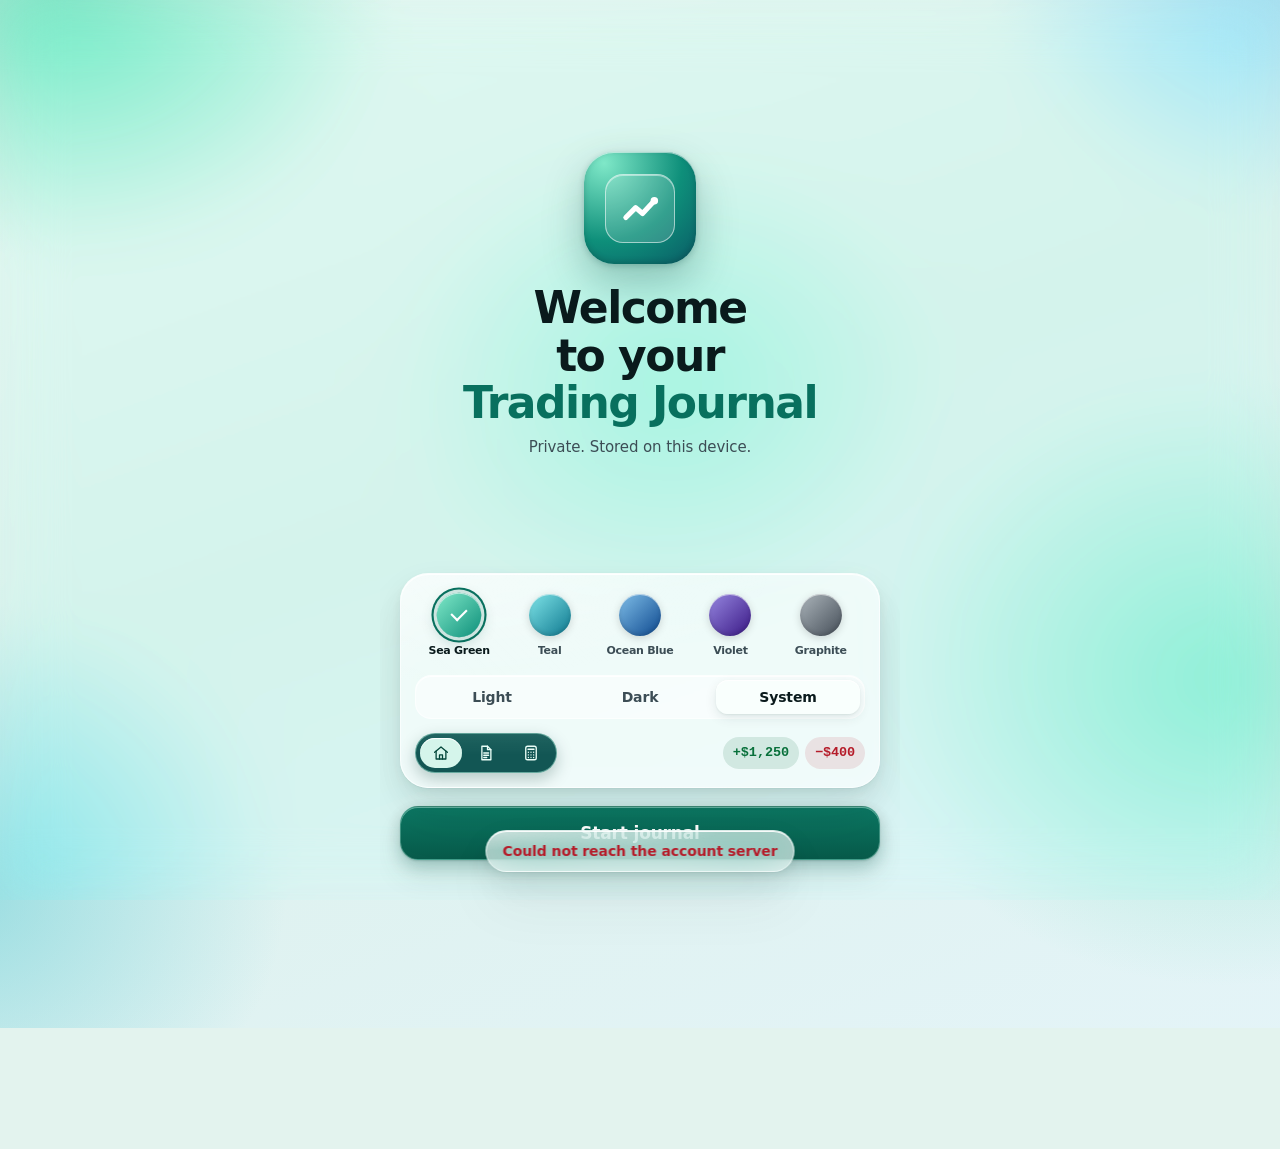
<file: index.html>
<!DOCTYPE html>
<html lang="en" data-theme="light">
<head>
<meta charset="utf-8">
<meta name="viewport" content="width=device-width, initial-scale=1, viewport-fit=cover">
<meta name="apple-mobile-web-app-capable" content="yes">
<meta name="mobile-web-app-capable" content="yes">
<meta name="apple-mobile-web-app-status-bar-style" content="black-translucent">
<meta name="apple-mobile-web-app-title" content="Trading Journal">
<meta name="application-name" content="Trading Journal">
<meta name="theme-color" content="#e8f5f1" media="(prefers-color-scheme: light)">
<meta name="theme-color" content="#061311" media="(prefers-color-scheme: dark)">
<meta name="format-detection" content="telephone=no">
<title>Trading Journal</title>
<link rel="icon" href="data:image/svg+xml,%3Csvg xmlns='http://www.w3.org/2000/svg' viewBox='0 0 64 64'%3E%3Crect width='64' height='64' rx='14' fill='%230b8a74'/%3E%3Cpath d='M12 44l12-12 9 8 19-20' stroke='white' stroke-width='6' fill='none' stroke-linecap='round' stroke-linejoin='round'/%3E%3C/svg%3E">
<link rel="apple-touch-icon" href="assets/icons/icon-180.png">
<link rel="manifest" href="manifest.json">
<link rel="stylesheet" href="css/styles.css">
<script>/* paint the saved theme before the app modules load (no flash of the default theme) */try{var u=JSON.parse(localStorage.getItem('tj.ui.v1'))||{},d=document.documentElement;d.setAttribute('data-accent',u.accent||'sea');d.setAttribute('data-theme',u.theme==='dark'||u.theme==='light'?u.theme:matchMedia('(prefers-color-scheme: dark)').matches?'dark':'light')}catch(e){}</script>
</head>
<body>
<header class="topbar glass">
  <h1>Trading Journal</h1>
  <span id="demo-badge" class="badge demo" hidden>DEMO</span>
  <button class="iconbtn" id="theme-btn" data-act="theme" aria-label="Toggle theme"></button>
  <button class="iconbtn avatar-btn" id="avatar-btn" data-act="profile" aria-label="Profile"></button>
  <button class="iconbtn" data-act="settings" aria-label="Settings"><svg class="ic" viewBox="0 0 24 24" aria-hidden="true"><circle cx="12" cy="12" r="3"/><path d="M19.4 13.5a7.6 7.6 0 0 0 0-3l1.9-1.5-1.9-3.3-2.3.9a7.5 7.5 0 0 0-2.6-1.5L14.1 2.8h-4.2l-.4 2.3a7.5 7.5 0 0 0-2.6 1.5l-2.3-.9-1.9 3.3 1.9 1.5a7.6 7.6 0 0 0 0 3l-1.9 1.5 1.9 3.3 2.3-.9a7.5 7.5 0 0 0 2.6 1.5l.4 2.3h4.2l.4-2.3a7.5 7.5 0 0 0 2.6-1.5l2.3.9 1.9-3.3z"/></svg></button>
</header>
<main id="view"></main>
<nav class="tabbar" id="tabbar" aria-label="Tabs">
  <button data-act="tab" data-tab="overview"><svg viewBox="0 0 24 24"><path d="M3.5 11L12 4l8.5 7"/><path d="M5.5 9.5V20h13V9.5"/><path d="M10 20v-5.5h4V20"/></svg>Overview</button>
  <button data-act="tab" data-tab="accounts"><svg viewBox="0 0 24 24"><rect x="3" y="5.5" width="18" height="13" rx="2.5"/><path d="M3 9.5h18M6.5 15h4"/></svg>Accounts</button>
  <button data-act="tab" data-tab="journal"><svg viewBox="0 0 24 24"><path d="M6.5 3h7.5l4.5 4.5V21h-12z"/><path d="M14 3v4.5h4.5M9 12h6.5M9 15h6.5M9 18h4"/></svg>Journal</button>
  <button data-act="tab" data-tab="calculator"><svg viewBox="0 0 24 24"><rect x="5" y="3" width="14" height="18" rx="2.5"/><path d="M8 7h8M8.5 11h.01M12 11h.01M15.5 11h.01M8.5 14.5h.01M12 14.5h.01M15.5 14.5h.01M8.5 18h.01M12 18h.01M15.5 18h.01"/></svg>Calculator</button>
  <button data-act="tab" data-tab="payouts"><svg viewBox="0 0 24 24"><path d="M5 7.5V6.8A2.3 2.3 0 017.3 4.5H17v3"/><rect x="3.5" y="7.5" width="17" height="12" rx="2.5"/><path d="M20.5 11.5h-4a2 2 0 000 4h4"/><path d="M16.8 13.5h.01"/></svg>Payouts</button>
  <button data-act="tab" data-tab="news"><svg viewBox="0 0 24 24"><path d="M4 5h12v14H6a2 2 0 01-2-2zM16 9h4v8a2 2 0 01-2 2h-2M7 9h6M7 12.5h6M7 16h3"/></svg>News</button>
</nav>
<div id="sheet-root"></div>
<script type="module" src="js/main.js"></script>
</body>
</html>
</file>
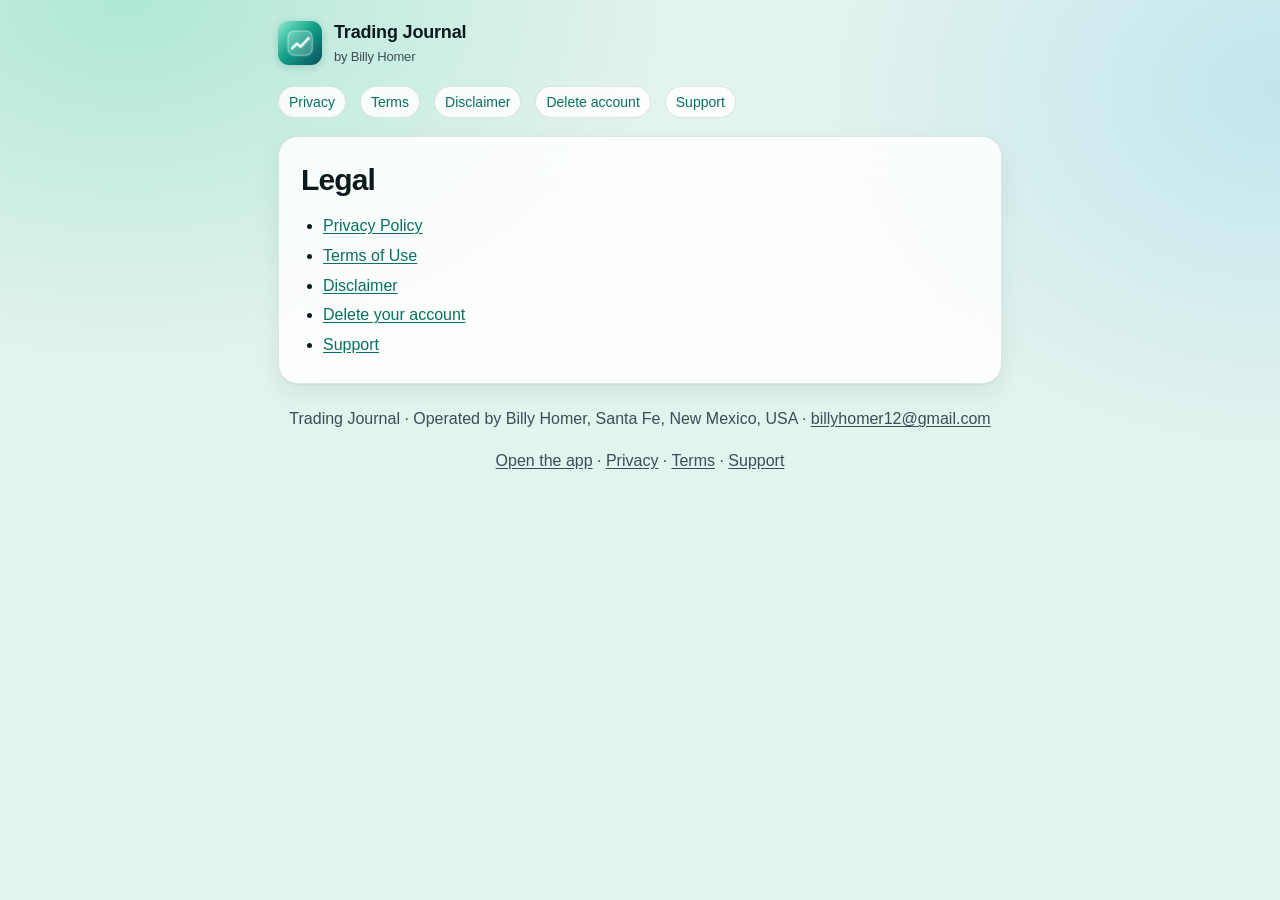
<file: legal/index.html>
<!DOCTYPE html>
<!--
  TEMPLATE - NOT LEGAL ADVICE.
  This page was drafted as a starting template for Trading Journal (operator: Billy Homer, Santa Fe, New Mexico, USA).
  It has not been reviewed by a lawyer. Have a licensed attorney review and adapt it before relying on it,
  and update the operator name if an LLC or other business entity is formed.
  Plain HTML/CSS: no scripts, cookies, analytics or tracking.
-->
<html lang="en">
<head>
<meta charset="utf-8">
<meta name="viewport" content="width=device-width, initial-scale=1, viewport-fit=cover">
<title>Legal · Trading Journal</title>
<meta name="description" content="Legal documents for the Trading Journal app.">
<meta name="theme-color" content="#0b5c50">
<meta name="referrer" content="no-referrer">
<link rel="icon" href="../assets/icons/icon-32.png" sizes="32x32">
<link rel="apple-touch-icon" href="../assets/icons/icon-180.png">
<link rel="stylesheet" href="../legal/legal.css">
</head>
<body>
<div class="wrap">
<header class="top"><img src="../assets/icons/icon-180.png" alt="" width="44" height="44"><a class="brand" href="../">Trading Journal<small>by Billy Homer</small></a></header>
<nav class="links" aria-label="Legal and support"><a href="../legal/privacy.html">Privacy</a><a href="../legal/terms.html">Terms</a><a href="../legal/disclaimer.html">Disclaimer</a><a href="../legal/delete-account.html">Delete account</a><a href="../support/">Support</a></nav>
<main class="card">
<h1>Legal</h1>
<ul>
<li><a href="privacy.html">Privacy Policy</a></li>
<li><a href="terms.html">Terms of Use</a></li>
<li><a href="disclaimer.html">Disclaimer</a></li>
<li><a href="delete-account.html">Delete your account</a></li>
<li><a href="../support/">Support</a></li>
</ul>

</main>
<footer><p>Trading Journal · Operated by Billy Homer, Santa Fe, New Mexico, USA · <a href="mailto:billyhomer12@gmail.com">billyhomer12@gmail.com</a></p><p><a href="../">Open the app</a> · <a href="../legal/privacy.html">Privacy</a> · <a href="../legal/terms.html">Terms</a> · <a href="../support/">Support</a></p></footer>
</div>
</body>
</html>
</file>
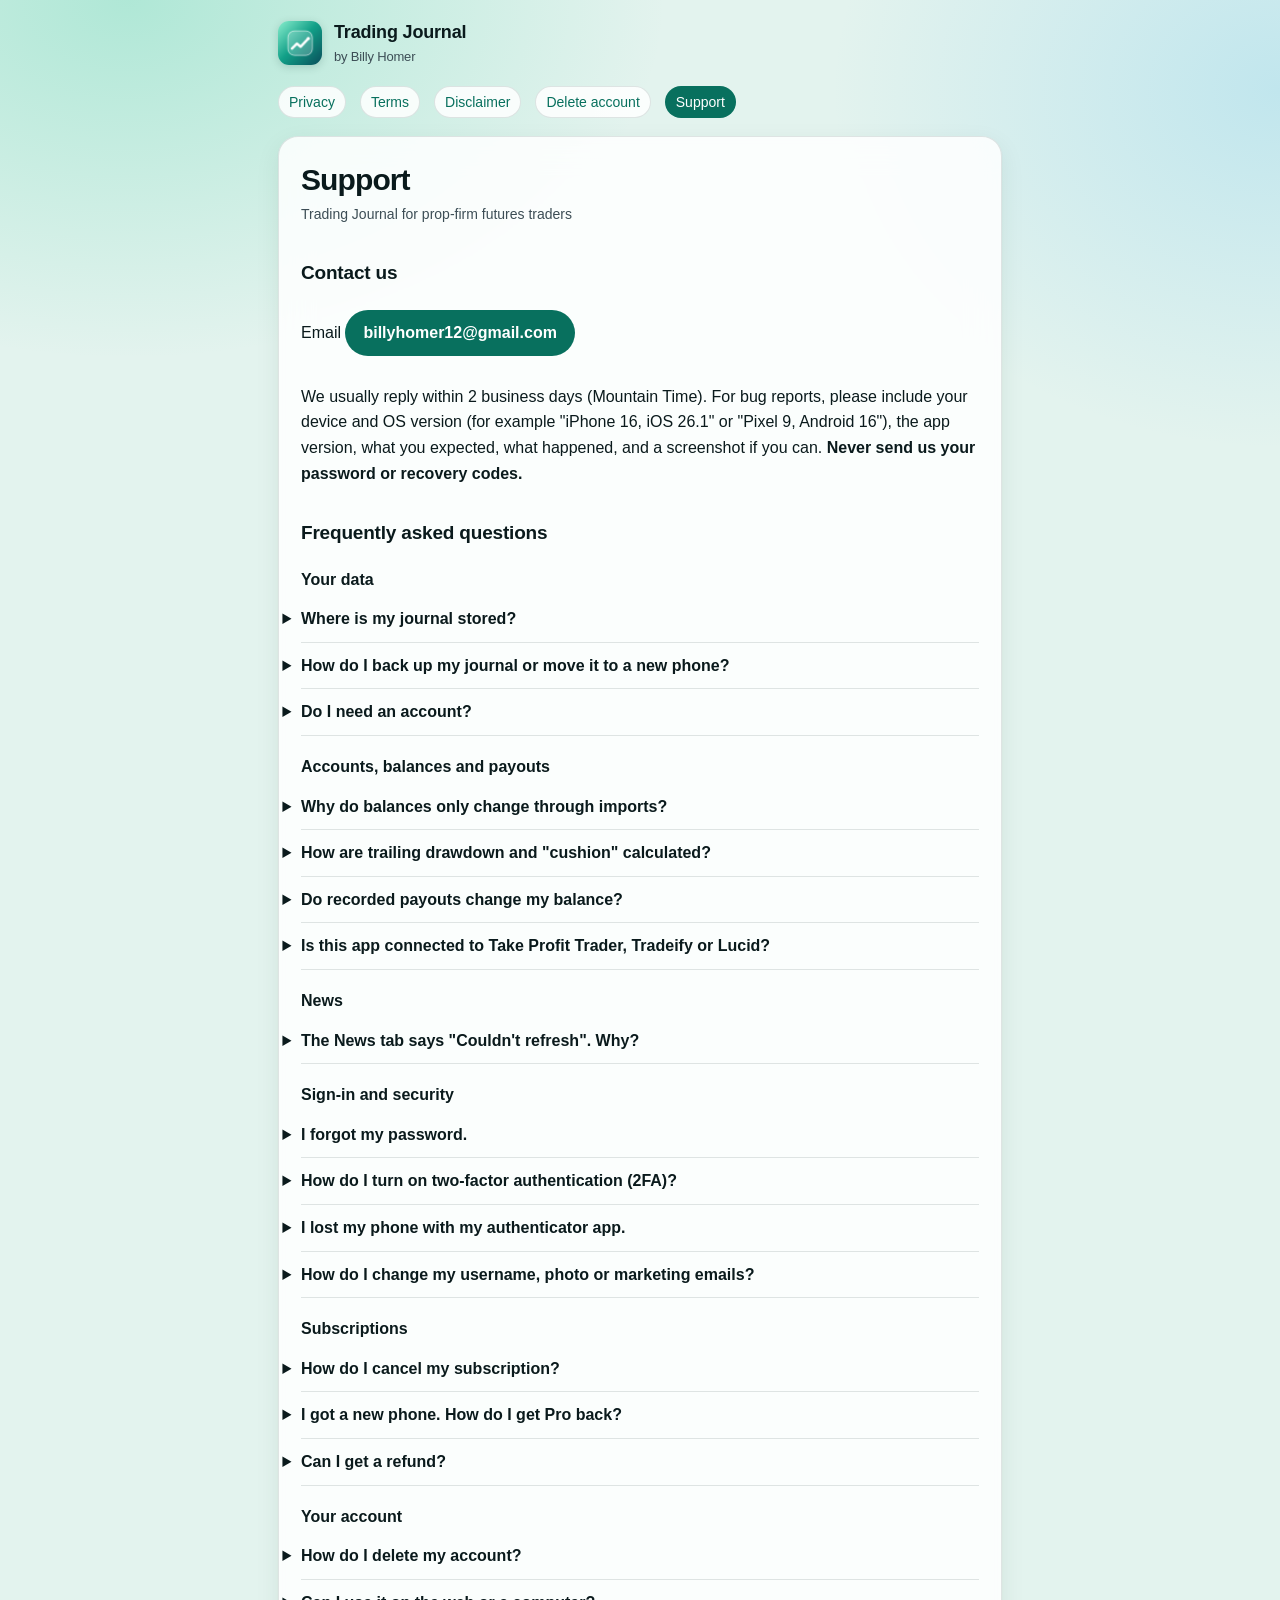
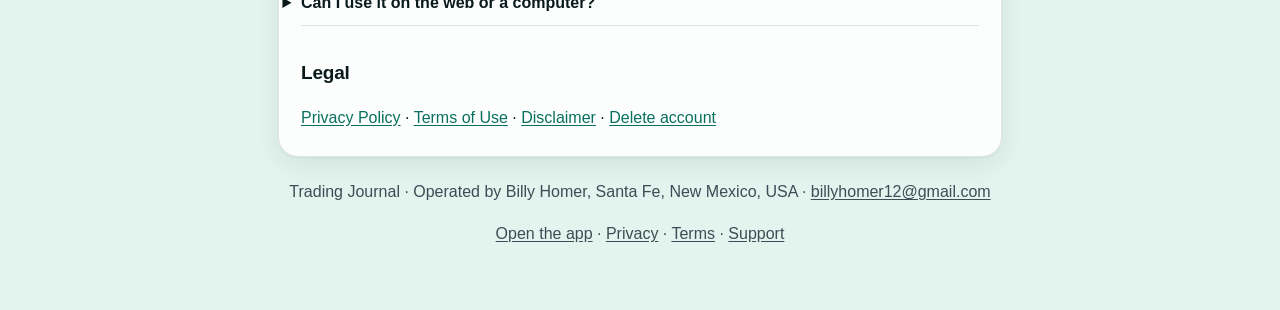
<file: support/index.html>
<!DOCTYPE html>
<!--
  TEMPLATE - NOT LEGAL ADVICE.
  This page was drafted as a starting template for Trading Journal (operator: Billy Homer, Santa Fe, New Mexico, USA).
  It has not been reviewed by a lawyer. Have a licensed attorney review and adapt it before relying on it,
  and update the operator name if an LLC or other business entity is formed.
  Plain HTML/CSS: no scripts, cookies, analytics or tracking.
-->
<html lang="en">
<head>
<meta charset="utf-8">
<meta name="viewport" content="width=device-width, initial-scale=1, viewport-fit=cover">
<title>Support · Trading Journal</title>
<meta name="description" content="Help and frequently asked questions for the Trading Journal app, plus how to contact support.">
<meta name="theme-color" content="#0b5c50">
<meta name="referrer" content="no-referrer">
<link rel="icon" href="../assets/icons/icon-32.png" sizes="32x32">
<link rel="apple-touch-icon" href="../assets/icons/icon-180.png">
<link rel="stylesheet" href="../legal/legal.css">
</head>
<body>
<div class="wrap">
<header class="top"><img src="../assets/icons/icon-180.png" alt="" width="44" height="44"><a class="brand" href="../">Trading Journal<small>by Billy Homer</small></a></header>
<nav class="links" aria-label="Legal and support"><a href="../legal/privacy.html">Privacy</a><a href="../legal/terms.html">Terms</a><a href="../legal/disclaimer.html">Disclaimer</a><a href="../legal/delete-account.html">Delete account</a><a href="../support/" aria-current="page">Support</a></nav>
<main class="card">
<h1>Support</h1>
<p class="meta">Trading Journal for prop-firm futures traders</p>

<h2>Contact us</h2>
<p>Email <a class="btn" href="mailto:billyhomer12@gmail.com?subject=Trading%20Journal%20support">billyhomer12@gmail.com</a></p>
<p>We usually reply within 2 business days (Mountain Time). For bug reports, please include your device and OS version (for example "iPhone 16, iOS 26.1" or "Pixel 9, Android 16"), the app version, what you expected, what happened, and a screenshot if you can. <strong>Never send us your password or recovery codes.</strong></p>

<h2>Frequently asked questions</h2>

<h3>Your data</h3>
<details><summary>Where is my journal stored?</summary>
<p>On your device only. Trades, balances, accounts, payouts, notes and imported screenshots are saved in the App's local storage and are not uploaded to us, even when you're signed in. Your account (email, username, photo, preferences) is stored separately with our authentication provider. See the <a href="../legal/privacy.html">Privacy Policy</a>.</p></details>
<details><summary>How do I back up my journal or move it to a new phone?</summary>
<p>Open <em>Settings → Data</em> and tap <strong>Export JSON</strong> to save a backup file. On the new device, open <em>Settings → Data</em> and choose that file under <strong>Import JSON file</strong>. Because data is local, uninstalling the App or clearing browser data without a backup deletes it permanently.</p></details>
<details><summary>Do I need an account?</summary>
<p>No. Tap <strong>Not now</strong> on the sign-in screen to use the journal without one. An account adds a username, profile photo and two-factor security, and it will be needed for future features such as sync.</p></details>

<h3>Accounts, balances and payouts</h3>
<details><summary>Why do balances only change through imports?</summary>
<p>So your numbers always match your firm. Use <strong>Import</strong> on the Accounts tab: attach a screenshot of your firm's dashboard (it dates the import and is kept for reference), enter or paste the balances, and check the preview of every change before anything is saved.</p></details>
<details><summary>How are trailing drawdown and "cushion" calculated?</summary>
<p>The App estimates each account's trailing stop from its highest recorded balance and the drawdown buffer you set for that firm. Cushion is how far your balance is above that stop. These are estimates, and every firm applies its rules in its own way, so always confirm with your firm's dashboard. See the <a href="../legal/disclaimer.html">Disclaimer</a>.</p></details>
<details><summary>Do recorded payouts change my balance?</summary>
<p>No. Payouts are a log of withdrawals and totals. Balances change only through imports, which reflect what your firm reports after a payout.</p></details>
<details><summary>Is this app connected to Take Profit Trader, Tradeify or Lucid?</summary>
<p>No. Trading Journal is independent and isn't affiliated with or endorsed by any prop firm or by Forex Factory. It doesn't connect to your firm or broker and can't place trades.</p></details>

<h3>News</h3>
<details><summary>The News tab says "Couldn't refresh". Why?</summary>
<p>The economic calendar comes from a public Forex Factory feed that limits how often it can be requested. When a refresh fails, the App shows the last copy it downloaded. Try again later, or check <a href="https://www.forexfactory.com/calendar" rel="noopener">forexfactory.com/calendar</a> directly.</p></details>

<h3>Sign-in and security</h3>
<details><summary>I forgot my password.</summary>
<p>On the sign-in screen, tap <strong>Forgot password?</strong> and enter your email. We'll send a reset link. Check your spam folder if it doesn't arrive within a few minutes.</p></details>
<details><summary>How do I turn on two-factor authentication (2FA)?</summary>
<p>Go to <em>Settings → Security → Authenticator app</em>, scan the QR code with an app such as Google Authenticator, Authy or 1Password, and enter the 6-digit code. Save your recovery codes somewhere safe.</p></details>
<details><summary>I lost my phone with my authenticator app.</summary>
<p>Sign in and use one of your <strong>recovery codes</strong> instead of the 6-digit code. Each code works once. Then turn 2FA off and on again in Settings to set up your new device. If you've lost your recovery codes too, email us from your account's email address.</p></details>
<details><summary>How do I change my username, photo or marketing emails?</summary>
<p><em>Settings → Profile</em>. Marketing emails are off unless you turned them on, and you can switch them off there at any time, or use the unsubscribe link in any marketing email.</p></details>

<h3>Subscriptions</h3>
<details><summary>How do I cancel my subscription?</summary>
<p>Subscriptions are managed by Apple or Google, not in the App. <strong>iPhone/iPad:</strong> Settings → [your name] → Subscriptions. <strong>Android:</strong> Google Play Store → profile icon → Payments &amp; subscriptions → Subscriptions. Cancel at least 24 hours before renewal. You keep access until the end of the paid period.</p></details>
<details><summary>I got a new phone. How do I get Pro back?</summary>
<p>Sign in to the same Apple ID or Google account, open the App and tap <strong>Restore purchases</strong> in Settings.</p></details>
<details><summary>Can I get a refund?</summary>
<p>Refunds are handled by the store you bought from. Apple: <a href="https://reportaproblem.apple.com" rel="noopener">reportaproblem.apple.com</a>. Google Play: request a refund from your order history in the Play Store.</p></details>

<h3>Your account</h3>
<details><summary>How do I delete my account?</summary>
<p><em>Settings → Profile → Delete account</em>. Full details, including how to request deletion by email, are on the <a href="../legal/delete-account.html">account deletion page</a>.</p></details>
<details><summary>Can I use it on the web or a computer?</summary>
<p>Yes. Open <a href="../">the web app</a> in Safari, Chrome, Edge or Firefox. On iPhone, tap Share → Add to Home Screen. On Android and desktop Chrome, use <strong>Install app</strong>. Your journal on each device is separate unless you export and restore it.</p></details>

<h2>Legal</h2>
<p><a href="../legal/privacy.html">Privacy Policy</a> · <a href="../legal/terms.html">Terms of Use</a> · <a href="../legal/disclaimer.html">Disclaimer</a> · <a href="../legal/delete-account.html">Delete account</a></p>

</main>
<footer><p>Trading Journal · Operated by Billy Homer, Santa Fe, New Mexico, USA · <a href="mailto:billyhomer12@gmail.com">billyhomer12@gmail.com</a></p><p><a href="../">Open the app</a> · <a href="../legal/privacy.html">Privacy</a> · <a href="../legal/terms.html">Terms</a> · <a href="../support/">Support</a></p></footer>
</div>
</body>
</html>
</file>
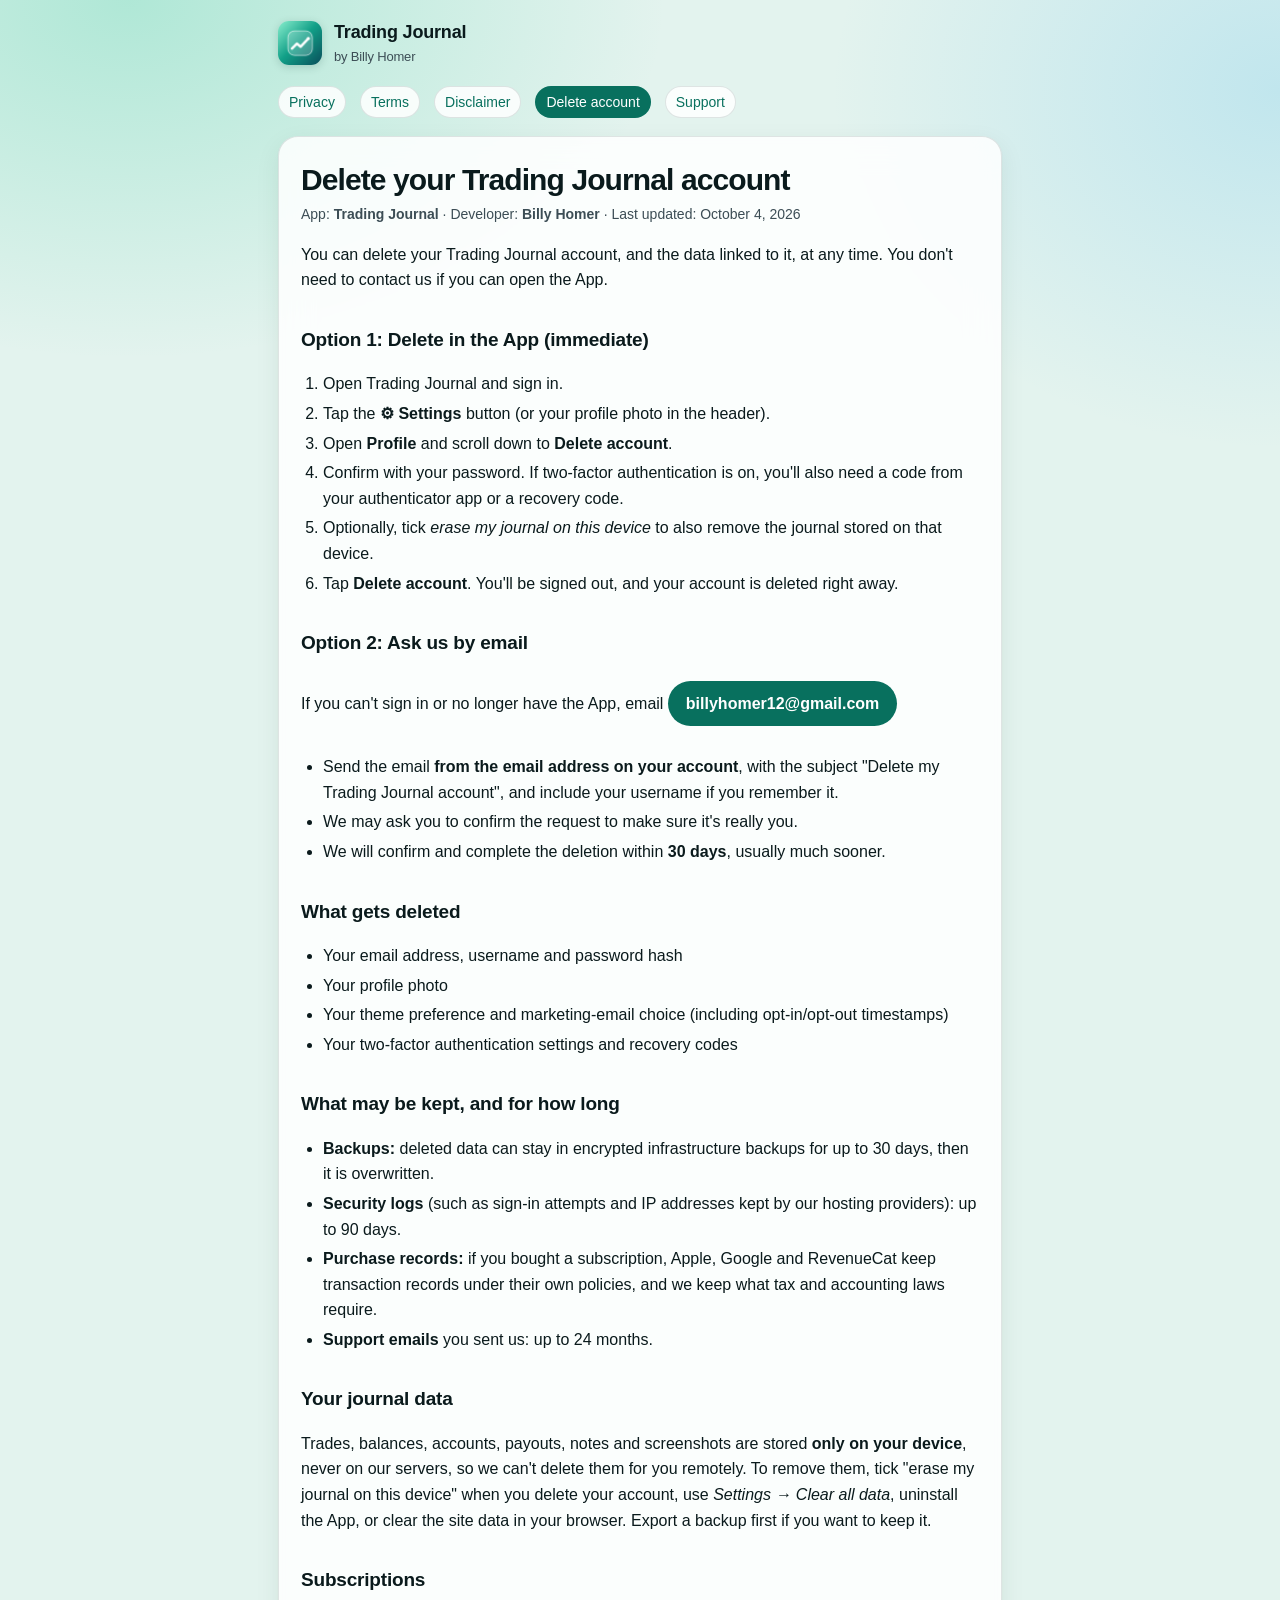
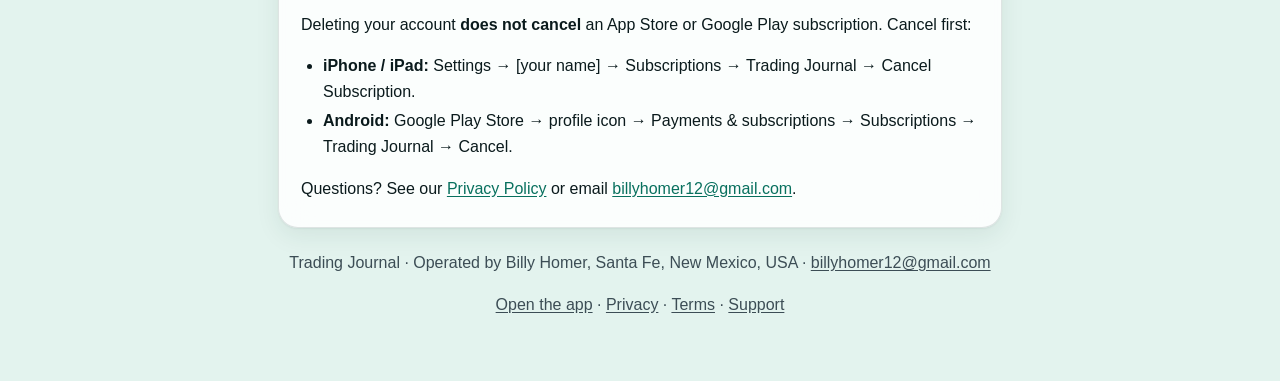
<file: legal/delete-account.html>
<!DOCTYPE html>
<!--
  TEMPLATE - NOT LEGAL ADVICE.
  This page was drafted as a starting template for Trading Journal (operator: Billy Homer, Santa Fe, New Mexico, USA).
  It has not been reviewed by a lawyer. Have a licensed attorney review and adapt it before relying on it,
  and update the operator name if an LLC or other business entity is formed.
  Plain HTML/CSS: no scripts, cookies, analytics or tracking.
-->
<html lang="en">
<head>
<meta charset="utf-8">
<meta name="viewport" content="width=device-width, initial-scale=1, viewport-fit=cover">
<title>Delete your account · Trading Journal</title>
<meta name="description" content="How to delete your Trading Journal account and associated data, in the app or by email.">
<meta name="theme-color" content="#0b5c50">
<meta name="referrer" content="no-referrer">
<link rel="icon" href="../assets/icons/icon-32.png" sizes="32x32">
<link rel="apple-touch-icon" href="../assets/icons/icon-180.png">
<link rel="stylesheet" href="../legal/legal.css">
</head>
<body>
<div class="wrap">
<header class="top"><img src="../assets/icons/icon-180.png" alt="" width="44" height="44"><a class="brand" href="../">Trading Journal<small>by Billy Homer</small></a></header>
<nav class="links" aria-label="Legal and support"><a href="../legal/privacy.html">Privacy</a><a href="../legal/terms.html">Terms</a><a href="../legal/disclaimer.html">Disclaimer</a><a href="../legal/delete-account.html" aria-current="page">Delete account</a><a href="../support/">Support</a></nav>
<main class="card">
<h1>Delete your Trading Journal account</h1>
<p class="meta">App: <strong>Trading Journal</strong> · Developer: <strong>Billy Homer</strong> · Last updated: October 4, 2026</p>

<p>You can delete your Trading Journal account, and the data linked to it, at any time. You don't need to contact us if you can open the App.</p>

<h2>Option 1: Delete in the App (immediate)</h2>
<ol>
<li>Open Trading Journal and sign in.</li>
<li>Tap the <strong>⚙ Settings</strong> button (or your profile photo in the header).</li>
<li>Open <strong>Profile</strong> and scroll down to <strong>Delete account</strong>.</li>
<li>Confirm with your password. If two-factor authentication is on, you'll also need a code from your authenticator app or a recovery code.</li>
<li>Optionally, tick <em>erase my journal on this device</em> to also remove the journal stored on that device.</li>
<li>Tap <strong>Delete account</strong>. You'll be signed out, and your account is deleted right away.</li>
</ol>

<h2>Option 2: Ask us by email</h2>
<p>If you can't sign in or no longer have the App, email <a class="btn" href="mailto:billyhomer12@gmail.com?subject=Delete%20my%20Trading%20Journal%20account&amp;body=Please%20delete%20my%20Trading%20Journal%20account.%0AUsername%3A%20%0A">billyhomer12@gmail.com</a></p>
<ul>
<li>Send the email <strong>from the email address on your account</strong>, with the subject "Delete my Trading Journal account", and include your username if you remember it.</li>
<li>We may ask you to confirm the request to make sure it's really you.</li>
<li>We will confirm and complete the deletion within <strong>30 days</strong>, usually much sooner.</li>
</ul>

<h2>What gets deleted</h2>
<ul>
<li>Your email address, username and password hash</li>
<li>Your profile photo</li>
<li>Your theme preference and marketing-email choice (including opt-in/opt-out timestamps)</li>
<li>Your two-factor authentication settings and recovery codes</li>
</ul>

<h2>What may be kept, and for how long</h2>
<ul>
<li><strong>Backups:</strong> deleted data can stay in encrypted infrastructure backups for up to 30 days, then it is overwritten.</li>
<li><strong>Security logs</strong> (such as sign-in attempts and IP addresses kept by our hosting providers): up to 90 days.</li>
<li><strong>Purchase records:</strong> if you bought a subscription, Apple, Google and RevenueCat keep transaction records under their own policies, and we keep what tax and accounting laws require.</li>
<li><strong>Support emails</strong> you sent us: up to 24 months.</li>
</ul>

<h2>Your journal data</h2>
<p>Trades, balances, accounts, payouts, notes and screenshots are stored <strong>only on your device</strong>, never on our servers, so we can't delete them for you remotely. To remove them, tick "erase my journal on this device" when you delete your account, use <em>Settings → Clear all data</em>, uninstall the App, or clear the site data in your browser. Export a backup first if you want to keep it.</p>

<h2>Subscriptions</h2>
<p>Deleting your account <strong>does not cancel</strong> an App Store or Google Play subscription. Cancel first:</p>
<ul>
<li><strong>iPhone / iPad:</strong> Settings → [your name] → Subscriptions → Trading Journal → Cancel Subscription.</li>
<li><strong>Android:</strong> Google Play Store → profile icon → Payments &amp; subscriptions → Subscriptions → Trading Journal → Cancel.</li>
</ul>

<p>Questions? See our <a href="privacy.html">Privacy Policy</a> or email <a href="mailto:billyhomer12@gmail.com">billyhomer12@gmail.com</a>.</p>

</main>
<footer><p>Trading Journal · Operated by Billy Homer, Santa Fe, New Mexico, USA · <a href="mailto:billyhomer12@gmail.com">billyhomer12@gmail.com</a></p><p><a href="../">Open the app</a> · <a href="../legal/privacy.html">Privacy</a> · <a href="../legal/terms.html">Terms</a> · <a href="../support/">Support</a></p></footer>
</div>
</body>
</html>
</file>
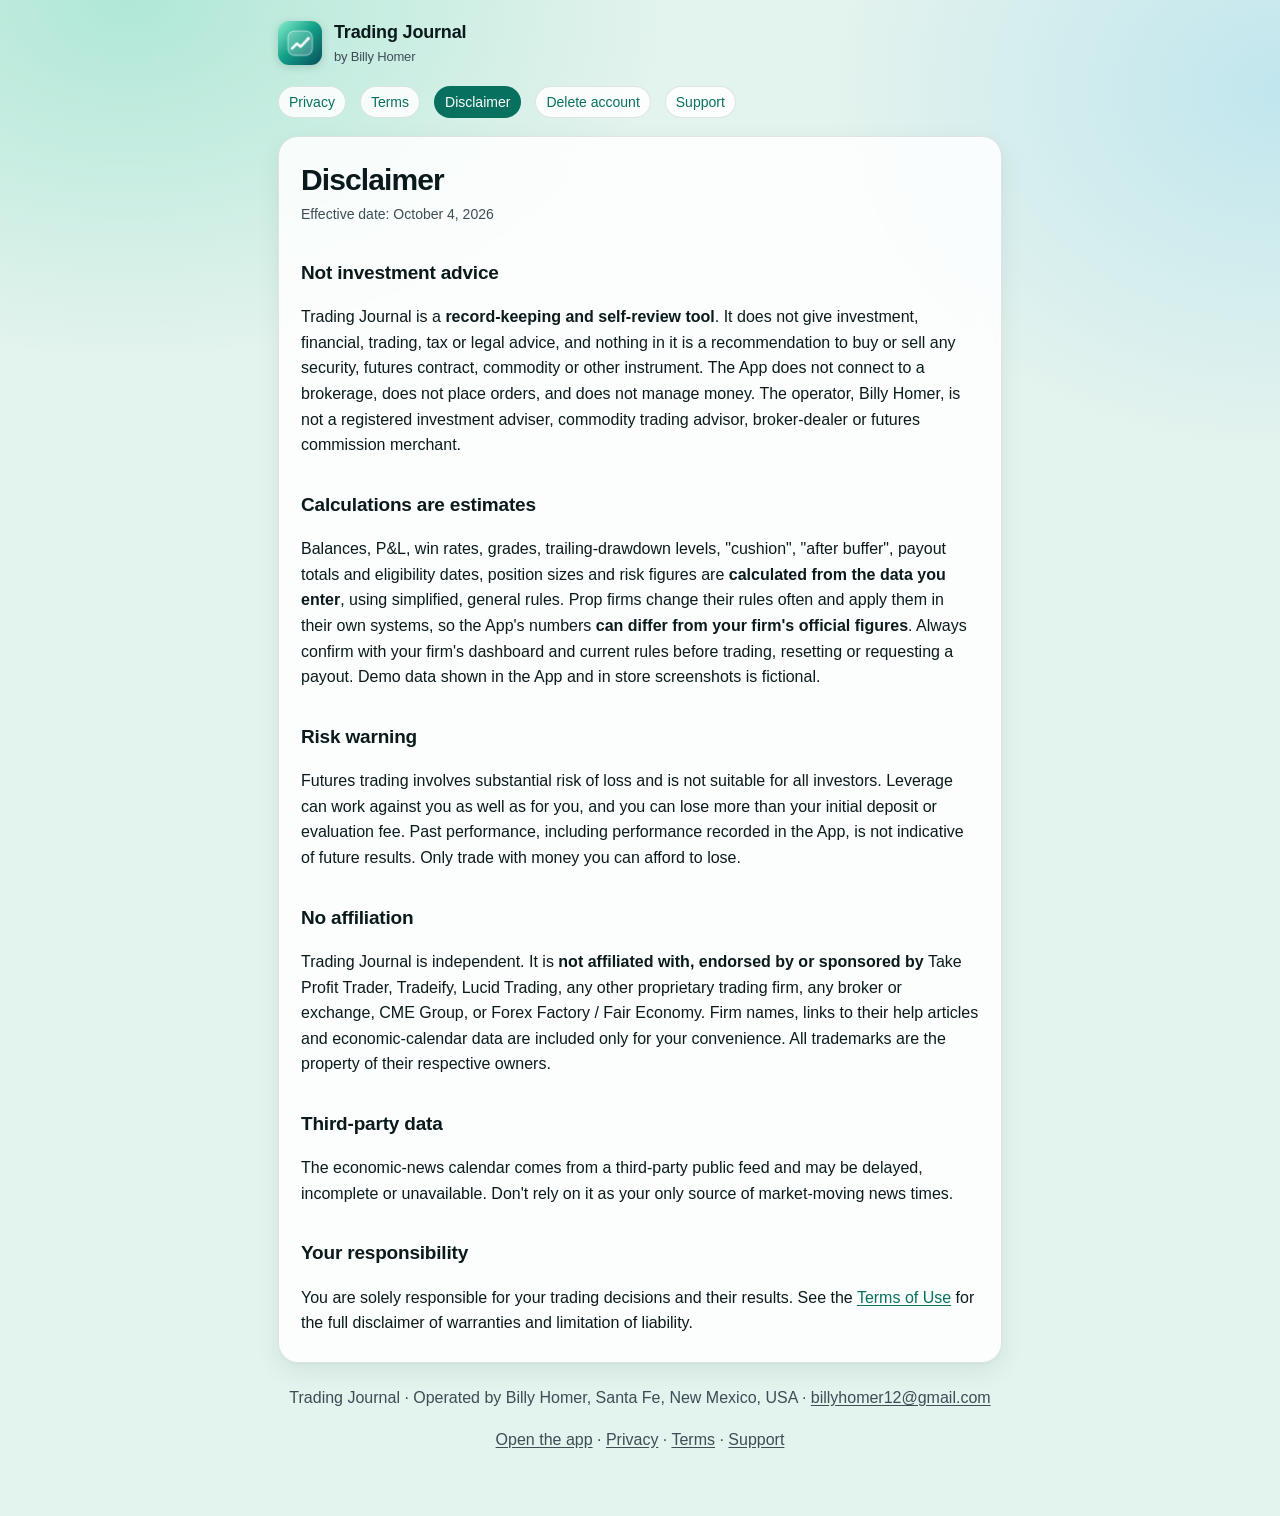
<file: legal/disclaimer.html>
<!DOCTYPE html>
<!--
  TEMPLATE - NOT LEGAL ADVICE.
  This page was drafted as a starting template for Trading Journal (operator: Billy Homer, Santa Fe, New Mexico, USA).
  It has not been reviewed by a lawyer. Have a licensed attorney review and adapt it before relying on it,
  and update the operator name if an LLC or other business entity is formed.
  Plain HTML/CSS: no scripts, cookies, analytics or tracking.
-->
<html lang="en">
<head>
<meta charset="utf-8">
<meta name="viewport" content="width=device-width, initial-scale=1, viewport-fit=cover">
<title>Disclaimer · Trading Journal</title>
<meta name="description" content="Financial and affiliation disclaimer for the Trading Journal app.">
<meta name="theme-color" content="#0b5c50">
<meta name="referrer" content="no-referrer">
<link rel="icon" href="../assets/icons/icon-32.png" sizes="32x32">
<link rel="apple-touch-icon" href="../assets/icons/icon-180.png">
<link rel="stylesheet" href="../legal/legal.css">
</head>
<body>
<div class="wrap">
<header class="top"><img src="../assets/icons/icon-180.png" alt="" width="44" height="44"><a class="brand" href="../">Trading Journal<small>by Billy Homer</small></a></header>
<nav class="links" aria-label="Legal and support"><a href="../legal/privacy.html">Privacy</a><a href="../legal/terms.html">Terms</a><a href="../legal/disclaimer.html" aria-current="page">Disclaimer</a><a href="../legal/delete-account.html">Delete account</a><a href="../support/">Support</a></nav>
<main class="card">
<h1>Disclaimer</h1>
<p class="meta">Effective date: October 4, 2026</p>

<h2>Not investment advice</h2>
<p>Trading Journal is a <strong>record-keeping and self-review tool</strong>. It does not give investment, financial, trading, tax or legal advice, and nothing in it is a recommendation to buy or sell any security, futures contract, commodity or other instrument. The App does not connect to a brokerage, does not place orders, and does not manage money. The operator, Billy Homer, is not a registered investment adviser, commodity trading advisor, broker-dealer or futures commission merchant.</p>

<h2>Calculations are estimates</h2>
<p>Balances, P&amp;L, win rates, grades, trailing-drawdown levels, "cushion", "after buffer", payout totals and eligibility dates, position sizes and risk figures are <strong>calculated from the data you enter</strong>, using simplified, general rules. Prop firms change their rules often and apply them in their own systems, so the App's numbers <strong>can differ from your firm's official figures</strong>. Always confirm with your firm's dashboard and current rules before trading, resetting or requesting a payout. Demo data shown in the App and in store screenshots is fictional.</p>

<h2>Risk warning</h2>
<p>Futures trading involves substantial risk of loss and is not suitable for all investors. Leverage can work against you as well as for you, and you can lose more than your initial deposit or evaluation fee. Past performance, including performance recorded in the App, is not indicative of future results. Only trade with money you can afford to lose.</p>

<h2>No affiliation</h2>
<p>Trading Journal is independent. It is <strong>not affiliated with, endorsed by or sponsored by</strong> Take Profit Trader, Tradeify, Lucid Trading, any other proprietary trading firm, any broker or exchange, CME Group, or Forex Factory / Fair Economy. Firm names, links to their help articles and economic-calendar data are included only for your convenience. All trademarks are the property of their respective owners.</p>

<h2>Third-party data</h2>
<p>The economic-news calendar comes from a third-party public feed and may be delayed, incomplete or unavailable. Don't rely on it as your only source of market-moving news times.</p>

<h2>Your responsibility</h2>
<p>You are solely responsible for your trading decisions and their results. See the <a href="terms.html">Terms of Use</a> for the full disclaimer of warranties and limitation of liability.</p>

</main>
<footer><p>Trading Journal · Operated by Billy Homer, Santa Fe, New Mexico, USA · <a href="mailto:billyhomer12@gmail.com">billyhomer12@gmail.com</a></p><p><a href="../">Open the app</a> · <a href="../legal/privacy.html">Privacy</a> · <a href="../legal/terms.html">Terms</a> · <a href="../support/">Support</a></p></footer>
</div>
</body>
</html>
</file>
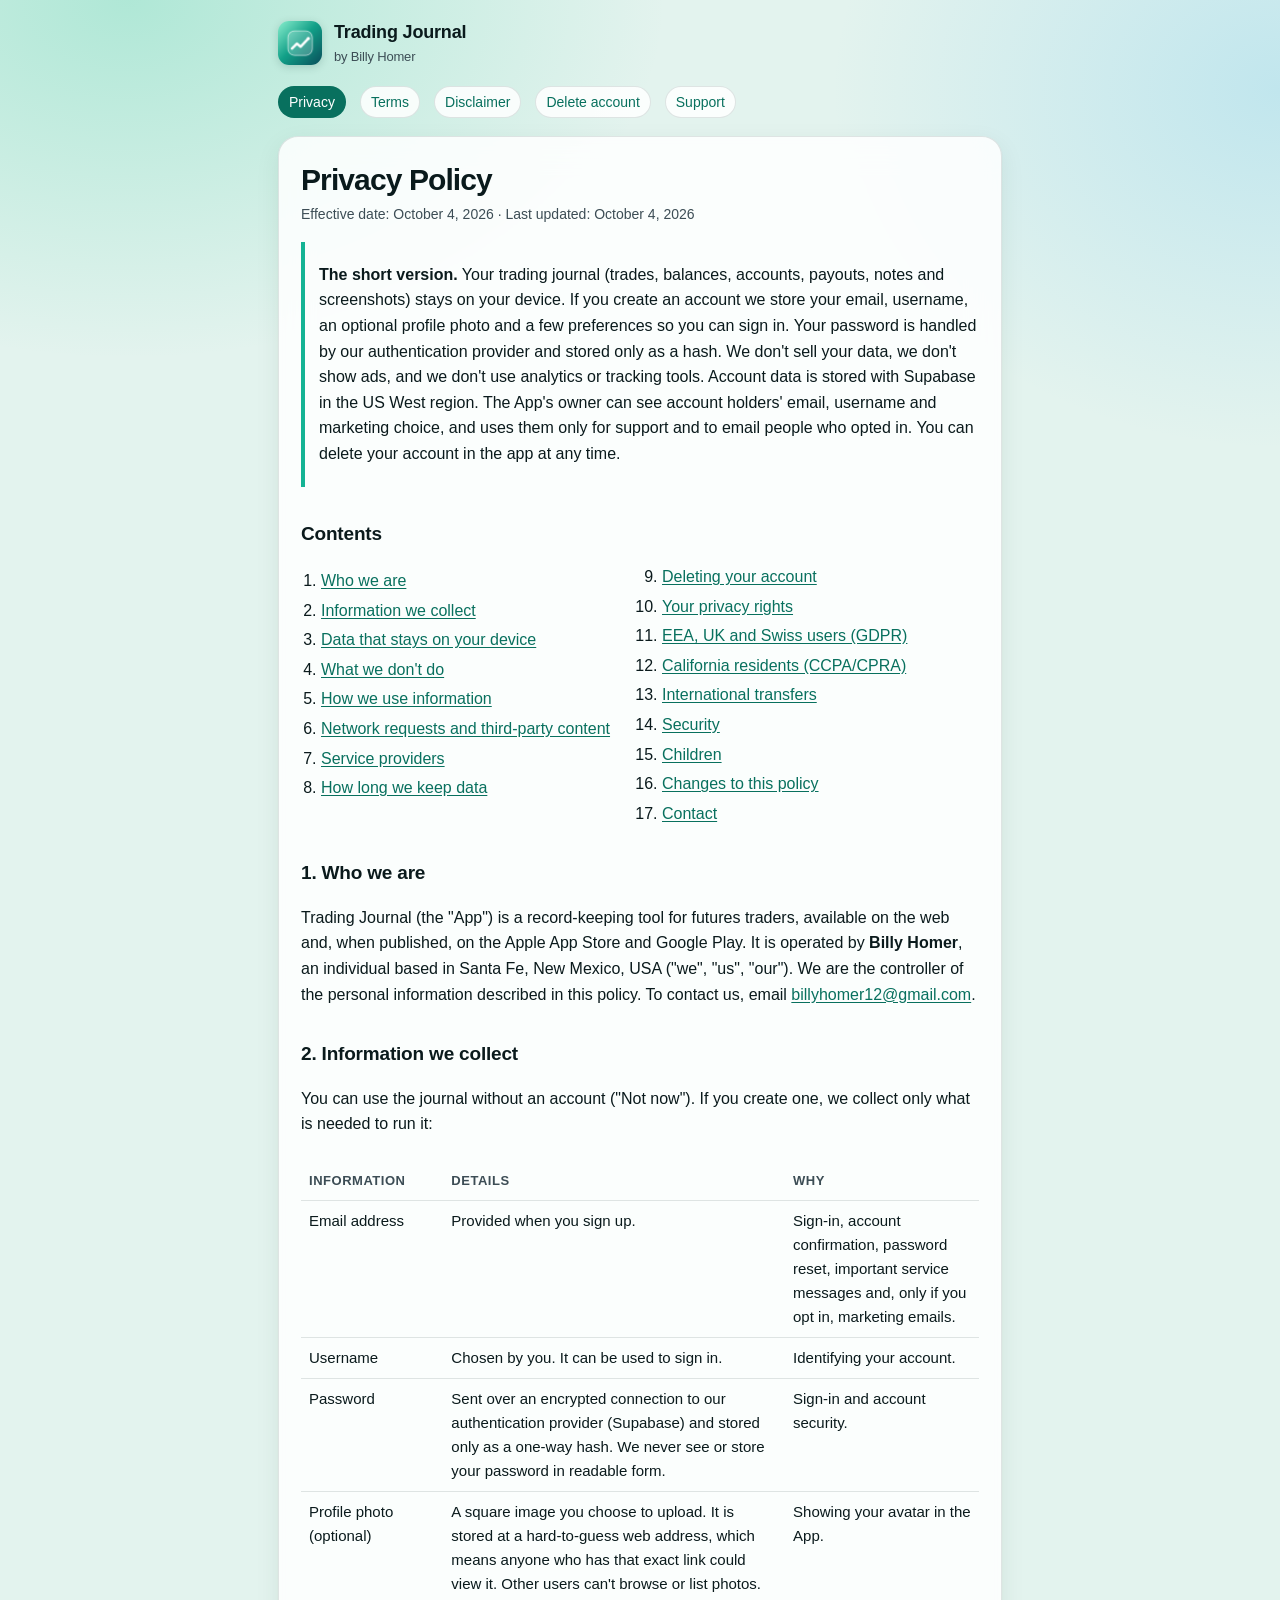
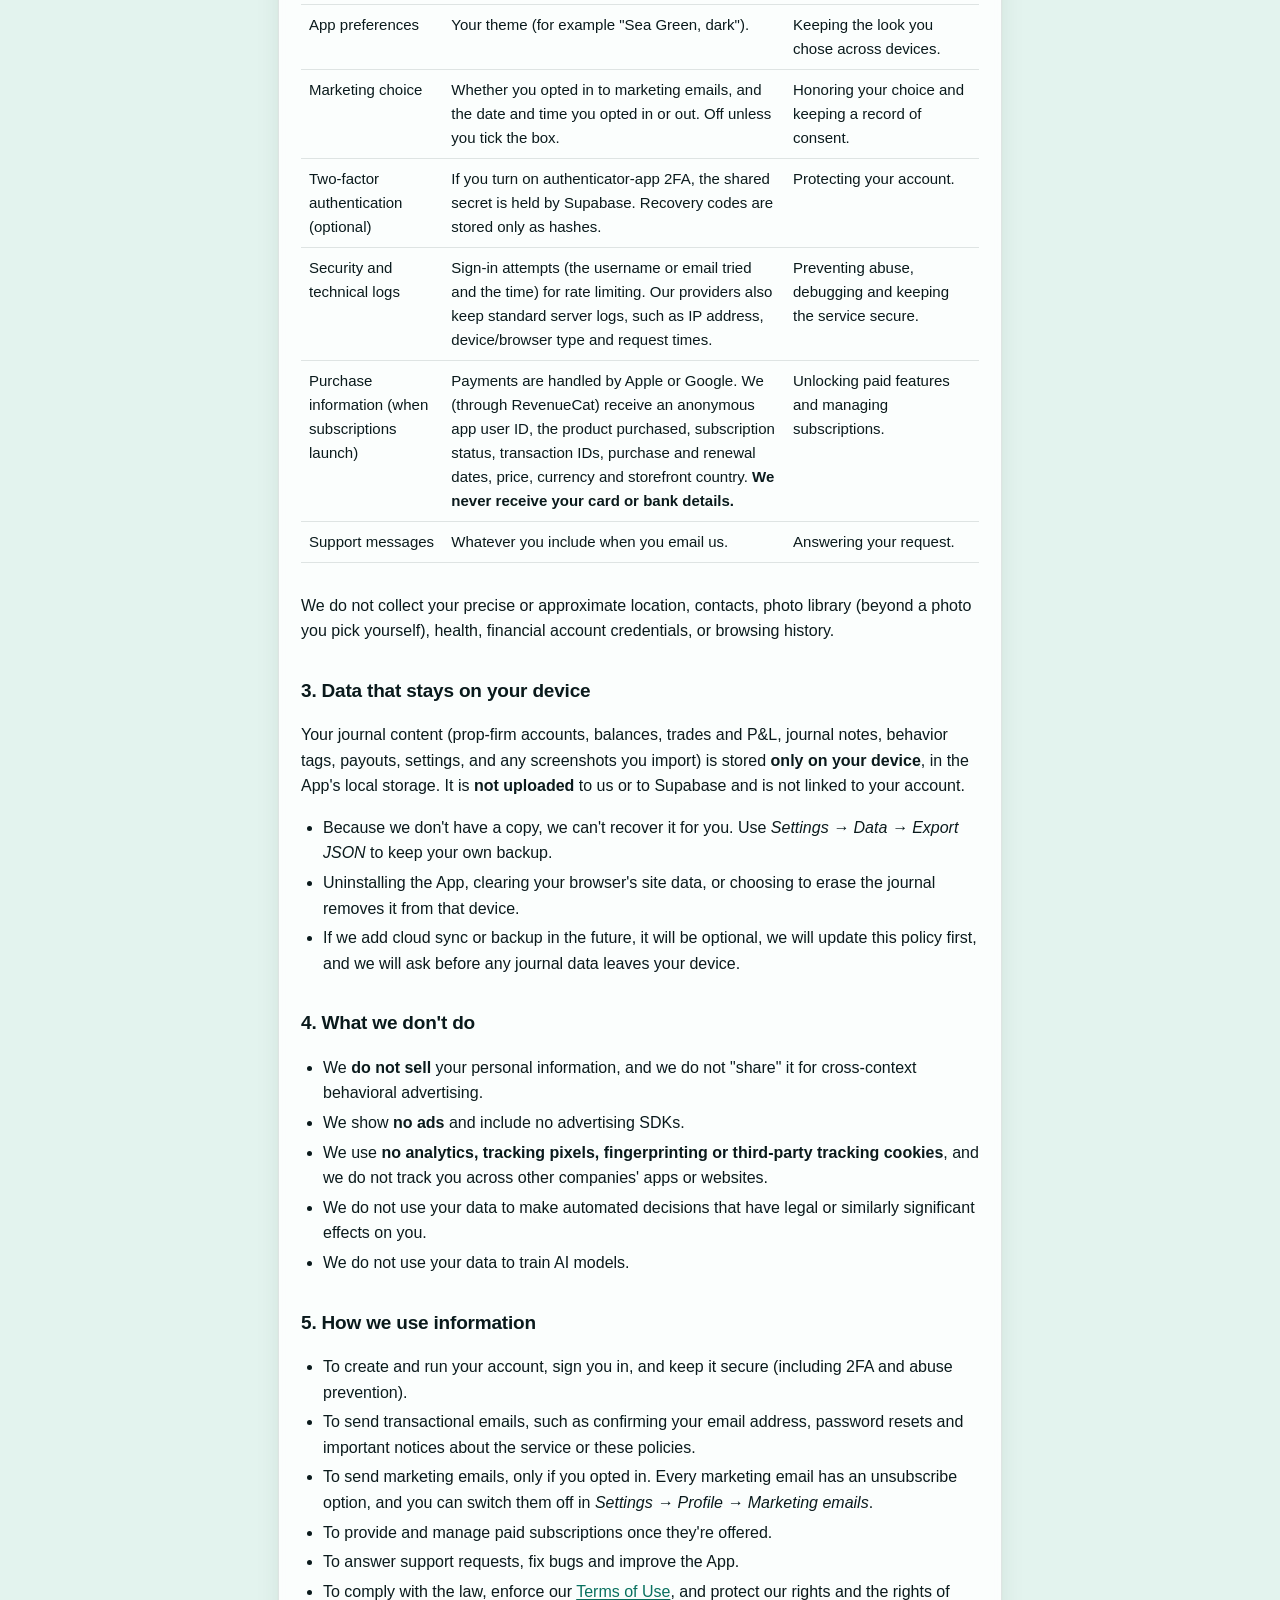
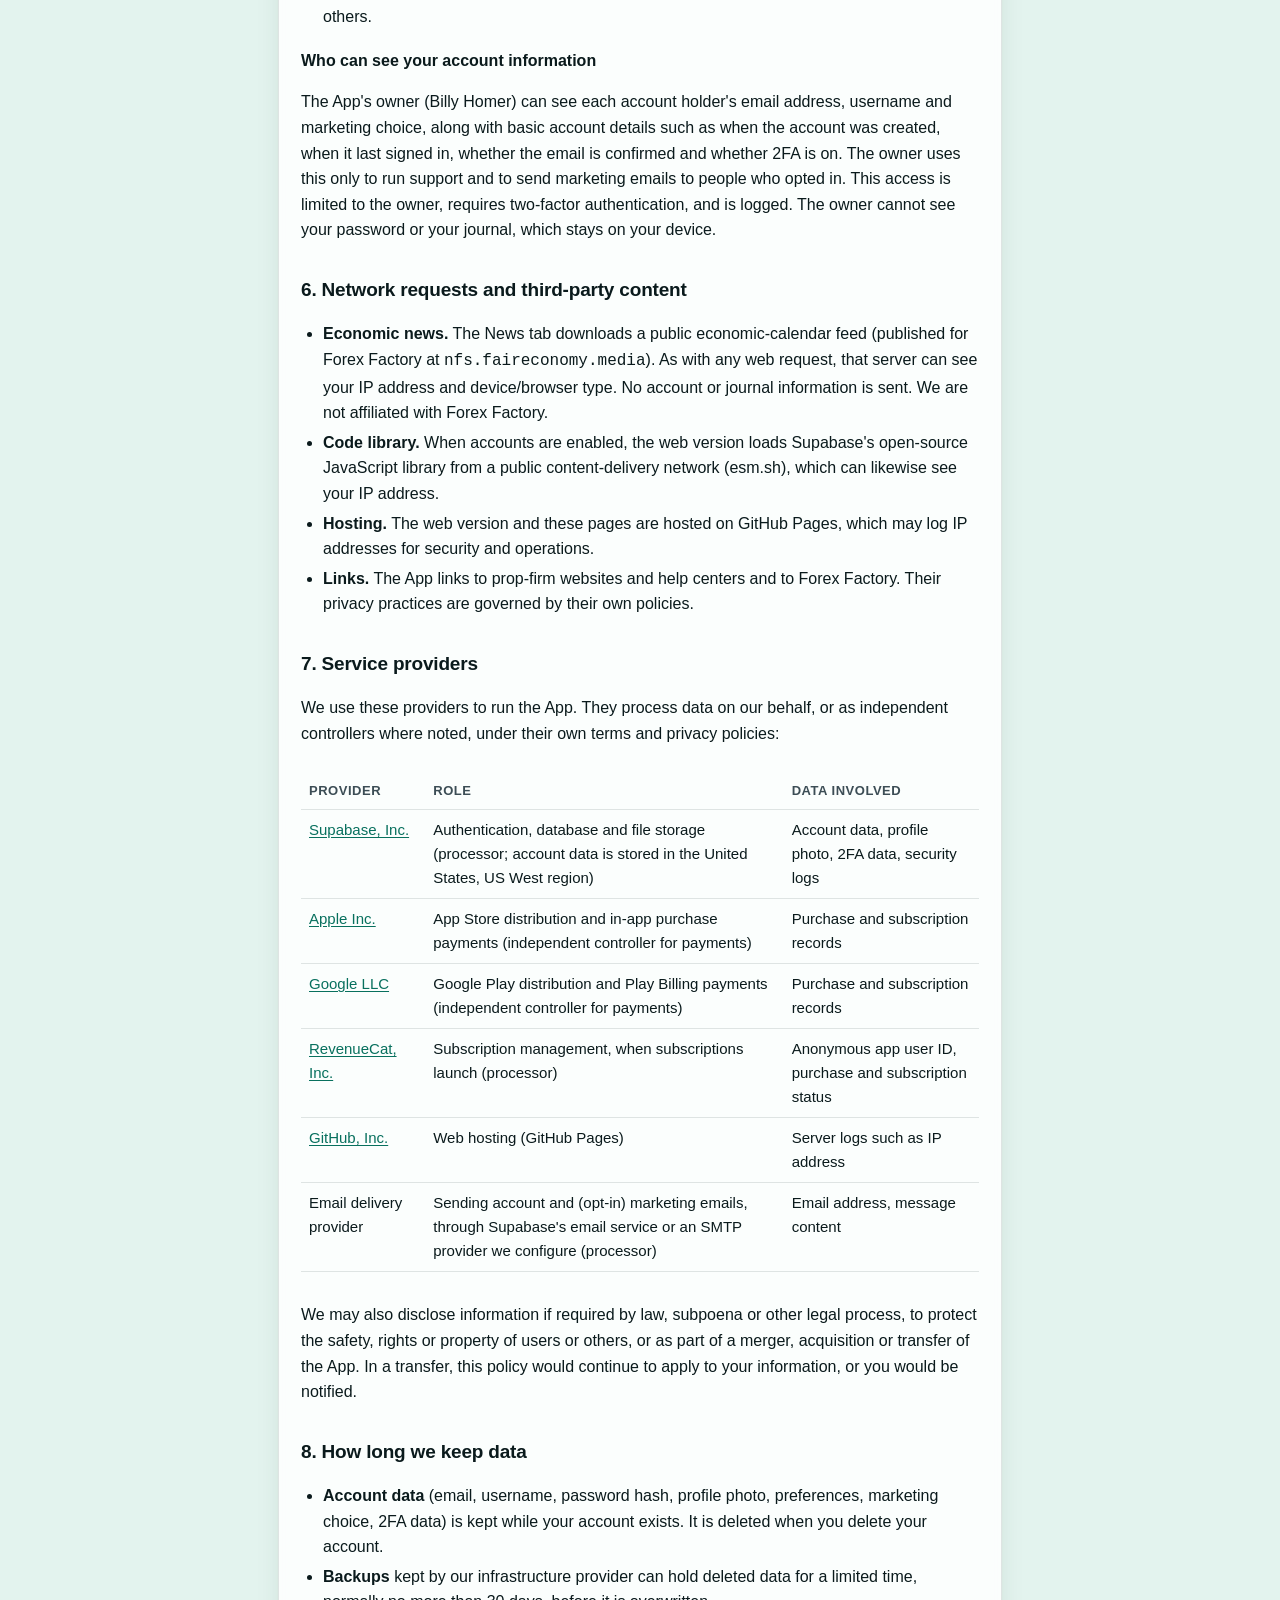
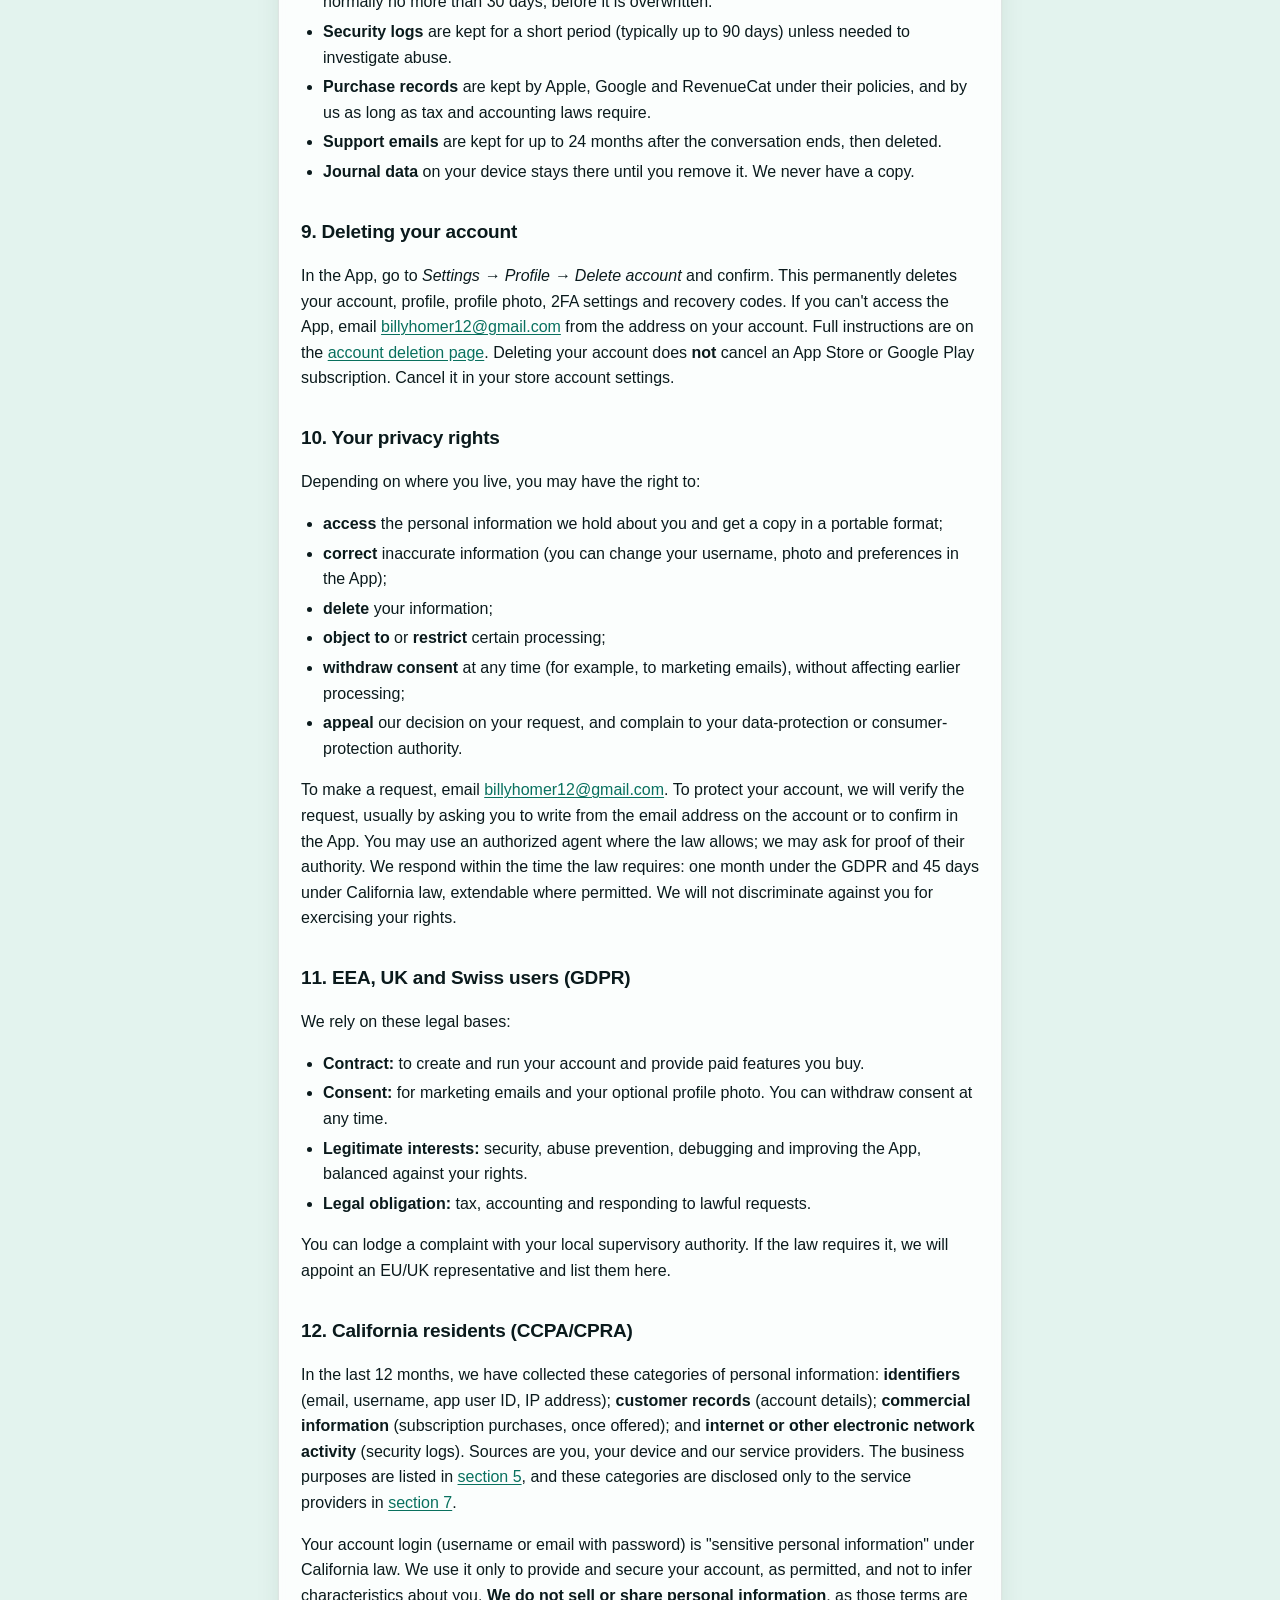
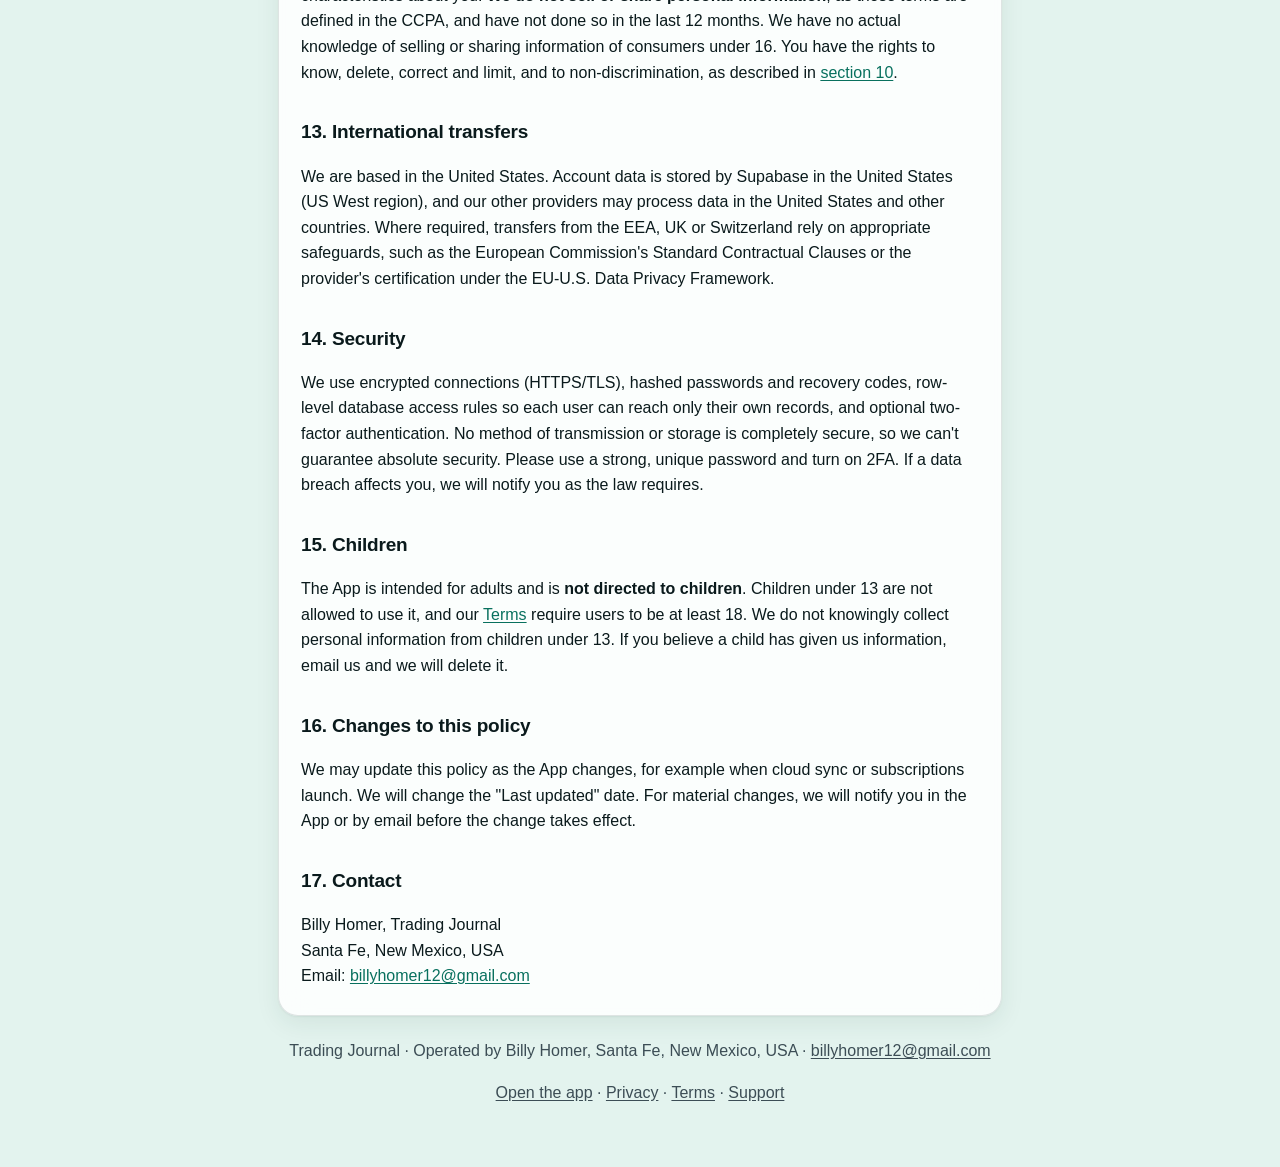
<file: legal/privacy.html>
<!DOCTYPE html>
<!--
  TEMPLATE - NOT LEGAL ADVICE.
  This page was drafted as a starting template for Trading Journal (operator: Billy Homer, Santa Fe, New Mexico, USA).
  It has not been reviewed by a lawyer. Have a licensed attorney review and adapt it before relying on it,
  and update the operator name if an LLC or other business entity is formed.
  Plain HTML/CSS: no scripts, cookies, analytics or tracking.
-->
<html lang="en">
<head>
<meta charset="utf-8">
<meta name="viewport" content="width=device-width, initial-scale=1, viewport-fit=cover">
<title>Privacy Policy · Trading Journal</title>
<meta name="description" content="How Trading Journal handles your information: what is collected, what stays on your device, and your rights.">
<meta name="theme-color" content="#0b5c50">
<meta name="referrer" content="no-referrer">
<link rel="icon" href="../assets/icons/icon-32.png" sizes="32x32">
<link rel="apple-touch-icon" href="../assets/icons/icon-180.png">
<link rel="stylesheet" href="../legal/legal.css">
</head>
<body>
<div class="wrap">
<header class="top"><img src="../assets/icons/icon-180.png" alt="" width="44" height="44"><a class="brand" href="../">Trading Journal<small>by Billy Homer</small></a></header>
<nav class="links" aria-label="Legal and support"><a href="../legal/privacy.html" aria-current="page">Privacy</a><a href="../legal/terms.html">Terms</a><a href="../legal/disclaimer.html">Disclaimer</a><a href="../legal/delete-account.html">Delete account</a><a href="../support/">Support</a></nav>
<main class="card">
<h1>Privacy Policy</h1>
<p class="meta">Effective date: October 4, 2026 · Last updated: October 4, 2026</p>

<div class="tldr">
<p><strong>The short version.</strong> Your trading journal (trades, balances, accounts, payouts, notes and screenshots) stays on your device. If you create an account we store your email, username, an optional profile photo and a few preferences so you can sign in. Your password is handled by our authentication provider and stored only as a hash. We don't sell your data, we don't show ads, and we don't use analytics or tracking tools. Account data is stored with Supabase in the US West region. The App's owner can see account holders' email, username and marketing choice, and uses them only for support and to email people who opted in. You can delete your account in the app at any time.</p>
</div>

<h2 id="contents">Contents</h2>
<ol class="toc">
<li><a href="#who">Who we are</a></li>
<li><a href="#collect">Information we collect</a></li>
<li><a href="#device">Data that stays on your device</a></li>
<li><a href="#dont">What we don't do</a></li>
<li><a href="#use">How we use information</a></li>
<li><a href="#network">Network requests and third-party content</a></li>
<li><a href="#processors">Service providers</a></li>
<li><a href="#retention">How long we keep data</a></li>
<li><a href="#delete">Deleting your account</a></li>
<li><a href="#rights">Your privacy rights</a></li>
<li><a href="#gdpr">EEA, UK and Swiss users (GDPR)</a></li>
<li><a href="#ccpa">California residents (CCPA/CPRA)</a></li>
<li><a href="#transfers">International transfers</a></li>
<li><a href="#security">Security</a></li>
<li><a href="#children">Children</a></li>
<li><a href="#changes">Changes to this policy</a></li>
<li><a href="#contact">Contact</a></li>
</ol>

<h2 id="who">1. Who we are</h2>
<p>Trading Journal (the "App") is a record-keeping tool for futures traders, available on the web and, when published, on the Apple App Store and Google Play. It is operated by <strong>Billy Homer</strong>, an individual based in Santa Fe, New Mexico, USA ("we", "us", "our"). We are the controller of the personal information described in this policy. To contact us, email <a href="mailto:billyhomer12@gmail.com">billyhomer12@gmail.com</a>.</p>

<h2 id="collect">2. Information we collect</h2>
<p>You can use the journal without an account ("Not now"). If you create one, we collect only what is needed to run it:</p>
<div class="tbl"><table>
<thead><tr><th>Information</th><th>Details</th><th>Why</th></tr></thead>
<tbody>
<tr><td>Email address</td><td>Provided when you sign up.</td><td>Sign-in, account confirmation, password reset, important service messages and, only if you opt in, marketing emails.</td></tr>
<tr><td>Username</td><td>Chosen by you. It can be used to sign in.</td><td>Identifying your account.</td></tr>
<tr><td>Password</td><td>Sent over an encrypted connection to our authentication provider (Supabase) and stored only as a one-way hash. We never see or store your password in readable form.</td><td>Sign-in and account security.</td></tr>
<tr><td>Profile photo (optional)</td><td>A square image you choose to upload. It is stored at a hard-to-guess web address, which means anyone who has that exact link could view it. Other users can't browse or list photos.</td><td>Showing your avatar in the App.</td></tr>
<tr><td>App preferences</td><td>Your theme (for example "Sea Green, dark").</td><td>Keeping the look you chose across devices.</td></tr>
<tr><td>Marketing choice</td><td>Whether you opted in to marketing emails, and the date and time you opted in or out. Off unless you tick the box.</td><td>Honoring your choice and keeping a record of consent.</td></tr>
<tr><td>Two-factor authentication (optional)</td><td>If you turn on authenticator-app 2FA, the shared secret is held by Supabase. Recovery codes are stored only as hashes.</td><td>Protecting your account.</td></tr>
<tr><td>Security and technical logs</td><td>Sign-in attempts (the username or email tried and the time) for rate limiting. Our providers also keep standard server logs, such as IP address, device/browser type and request times.</td><td>Preventing abuse, debugging and keeping the service secure.</td></tr>
<tr><td>Purchase information (when subscriptions launch)</td><td>Payments are handled by Apple or Google. We (through RevenueCat) receive an anonymous app user ID, the product purchased, subscription status, transaction IDs, purchase and renewal dates, price, currency and storefront country. <strong>We never receive your card or bank details.</strong></td><td>Unlocking paid features and managing subscriptions.</td></tr>
<tr><td>Support messages</td><td>Whatever you include when you email us.</td><td>Answering your request.</td></tr>
</tbody></table></div>
<p>We do not collect your precise or approximate location, contacts, photo library (beyond a photo you pick yourself), health, financial account credentials, or browsing history.</p>

<h2 id="device">3. Data that stays on your device</h2>
<p>Your journal content (prop-firm accounts, balances, trades and P&amp;L, journal notes, behavior tags, payouts, settings, and any screenshots you import) is stored <strong>only on your device</strong>, in the App's local storage. It is <strong>not uploaded</strong> to us or to Supabase and is not linked to your account.</p>
<ul>
<li>Because we don't have a copy, we can't recover it for you. Use <em>Settings → Data → Export JSON</em> to keep your own backup.</li>
<li>Uninstalling the App, clearing your browser's site data, or choosing to erase the journal removes it from that device.</li>
<li>If we add cloud sync or backup in the future, it will be optional, we will update this policy first, and we will ask before any journal data leaves your device.</li>
</ul>

<h2 id="dont">4. What we don't do</h2>
<ul>
<li>We <strong>do not sell</strong> your personal information, and we do not "share" it for cross-context behavioral advertising.</li>
<li>We show <strong>no ads</strong> and include no advertising SDKs.</li>
<li>We use <strong>no analytics, tracking pixels, fingerprinting or third-party tracking cookies</strong>, and we do not track you across other companies' apps or websites.</li>
<li>We do not use your data to make automated decisions that have legal or similarly significant effects on you.</li>
<li>We do not use your data to train AI models.</li>
</ul>

<h2 id="use">5. How we use information</h2>
<ul>
<li>To create and run your account, sign you in, and keep it secure (including 2FA and abuse prevention).</li>
<li>To send transactional emails, such as confirming your email address, password resets and important notices about the service or these policies.</li>
<li>To send marketing emails, only if you opted in. Every marketing email has an unsubscribe option, and you can switch them off in <em>Settings → Profile → Marketing emails</em>.</li>
<li>To provide and manage paid subscriptions once they're offered.</li>
<li>To answer support requests, fix bugs and improve the App.</li>
<li>To comply with the law, enforce our <a href="terms.html">Terms of Use</a>, and protect our rights and the rights of others.</li>
</ul>
<h3 id="owner-access">Who can see your account information</h3>
<p>The App's owner (Billy Homer) can see each account holder's email address, username and marketing choice, along with basic account details such as when the account was created, when it last signed in, whether the email is confirmed and whether 2FA is on. The owner uses this only to run support and to send marketing emails to people who opted in. This access is limited to the owner, requires two-factor authentication, and is logged. The owner cannot see your password or your journal, which stays on your device.</p>

<h2 id="network">6. Network requests and third-party content</h2>
<ul>
<li><strong>Economic news.</strong> The News tab downloads a public economic-calendar feed (published for Forex Factory at <code>nfs.faireconomy.media</code>). As with any web request, that server can see your IP address and device/browser type. No account or journal information is sent. We are not affiliated with Forex Factory.</li>
<li><strong>Code library.</strong> When accounts are enabled, the web version loads Supabase's open-source JavaScript library from a public content-delivery network (esm.sh), which can likewise see your IP address.</li>
<li><strong>Hosting.</strong> The web version and these pages are hosted on GitHub Pages, which may log IP addresses for security and operations.</li>
<li><strong>Links.</strong> The App links to prop-firm websites and help centers and to Forex Factory. Their privacy practices are governed by their own policies.</li>
</ul>

<h2 id="processors">7. Service providers</h2>
<p>We use these providers to run the App. They process data on our behalf, or as independent controllers where noted, under their own terms and privacy policies:</p>
<div class="tbl"><table>
<thead><tr><th>Provider</th><th>Role</th><th>Data involved</th></tr></thead>
<tbody>
<tr><td><a href="https://supabase.com/privacy" rel="noopener">Supabase, Inc.</a></td><td>Authentication, database and file storage (processor; account data is stored in the United States, US West region)</td><td>Account data, profile photo, 2FA data, security logs</td></tr>
<tr><td><a href="https://www.apple.com/legal/privacy/" rel="noopener">Apple Inc.</a></td><td>App Store distribution and in-app purchase payments (independent controller for payments)</td><td>Purchase and subscription records</td></tr>
<tr><td><a href="https://policies.google.com/privacy" rel="noopener">Google LLC</a></td><td>Google Play distribution and Play Billing payments (independent controller for payments)</td><td>Purchase and subscription records</td></tr>
<tr><td><a href="https://www.revenuecat.com/privacy/" rel="noopener">RevenueCat, Inc.</a></td><td>Subscription management, when subscriptions launch (processor)</td><td>Anonymous app user ID, purchase and subscription status</td></tr>
<tr><td><a href="https://docs.github.com/en/site-policy/privacy-policies/github-general-privacy-statement" rel="noopener">GitHub, Inc.</a></td><td>Web hosting (GitHub Pages)</td><td>Server logs such as IP address</td></tr>
<tr><td>Email delivery provider</td><td>Sending account and (opt-in) marketing emails, through Supabase's email service or an SMTP provider we configure (processor)</td><td>Email address, message content</td></tr>
</tbody></table></div>
<p>We may also disclose information if required by law, subpoena or other legal process, to protect the safety, rights or property of users or others, or as part of a merger, acquisition or transfer of the App. In a transfer, this policy would continue to apply to your information, or you would be notified.</p>

<h2 id="retention">8. How long we keep data</h2>
<ul>
<li><strong>Account data</strong> (email, username, password hash, profile photo, preferences, marketing choice, 2FA data) is kept while your account exists. It is deleted when you delete your account.</li>
<li><strong>Backups</strong> kept by our infrastructure provider can hold deleted data for a limited time, normally no more than 30 days, before it is overwritten.</li>
<li><strong>Security logs</strong> are kept for a short period (typically up to 90 days) unless needed to investigate abuse.</li>
<li><strong>Purchase records</strong> are kept by Apple, Google and RevenueCat under their policies, and by us as long as tax and accounting laws require.</li>
<li><strong>Support emails</strong> are kept for up to 24 months after the conversation ends, then deleted.</li>
<li><strong>Journal data</strong> on your device stays there until you remove it. We never have a copy.</li>
</ul>

<h2 id="delete">9. Deleting your account</h2>
<p>In the App, go to <em>Settings → Profile → Delete account</em> and confirm. This permanently deletes your account, profile, profile photo, 2FA settings and recovery codes. If you can't access the App, email <a href="mailto:billyhomer12@gmail.com?subject=Delete%20my%20account">billyhomer12@gmail.com</a> from the address on your account. Full instructions are on the <a href="delete-account.html">account deletion page</a>. Deleting your account does <strong>not</strong> cancel an App Store or Google Play subscription. Cancel it in your store account settings.</p>

<h2 id="rights">10. Your privacy rights</h2>
<p>Depending on where you live, you may have the right to:</p>
<ul>
<li><strong>access</strong> the personal information we hold about you and get a copy in a portable format;</li>
<li><strong>correct</strong> inaccurate information (you can change your username, photo and preferences in the App);</li>
<li><strong>delete</strong> your information;</li>
<li><strong>object to</strong> or <strong>restrict</strong> certain processing;</li>
<li><strong>withdraw consent</strong> at any time (for example, to marketing emails), without affecting earlier processing;</li>
<li><strong>appeal</strong> our decision on your request, and complain to your data-protection or consumer-protection authority.</li>
</ul>
<p>To make a request, email <a href="mailto:billyhomer12@gmail.com">billyhomer12@gmail.com</a>. To protect your account, we will verify the request, usually by asking you to write from the email address on the account or to confirm in the App. You may use an authorized agent where the law allows; we may ask for proof of their authority. We respond within the time the law requires: one month under the GDPR and 45 days under California law, extendable where permitted. We will not discriminate against you for exercising your rights.</p>

<h2 id="gdpr">11. EEA, UK and Swiss users (GDPR)</h2>
<p>We rely on these legal bases:</p>
<ul>
<li><strong>Contract:</strong> to create and run your account and provide paid features you buy.</li>
<li><strong>Consent:</strong> for marketing emails and your optional profile photo. You can withdraw consent at any time.</li>
<li><strong>Legitimate interests:</strong> security, abuse prevention, debugging and improving the App, balanced against your rights.</li>
<li><strong>Legal obligation:</strong> tax, accounting and responding to lawful requests.</li>
</ul>
<p>You can lodge a complaint with your local supervisory authority. If the law requires it, we will appoint an EU/UK representative and list them here.</p>

<h2 id="ccpa">12. California residents (CCPA/CPRA)</h2>
<p>In the last 12 months, we have collected these categories of personal information: <strong>identifiers</strong> (email, username, app user ID, IP address); <strong>customer records</strong> (account details); <strong>commercial information</strong> (subscription purchases, once offered); and <strong>internet or other electronic network activity</strong> (security logs). Sources are you, your device and our service providers. The business purposes are listed in <a href="#use">section 5</a>, and these categories are disclosed only to the service providers in <a href="#processors">section 7</a>.</p>
<p>Your account login (username or email with password) is "sensitive personal information" under California law. We use it only to provide and secure your account, as permitted, and not to infer characteristics about you. <strong>We do not sell or share personal information</strong>, as those terms are defined in the CCPA, and have not done so in the last 12 months. We have no actual knowledge of selling or sharing information of consumers under 16. You have the rights to know, delete, correct and limit, and to non-discrimination, as described in <a href="#rights">section 10</a>.</p>

<h2 id="transfers">13. International transfers</h2>
<p>We are based in the United States. Account data is stored by Supabase in the United States (US West region), and our other providers may process data in the United States and other countries. Where required, transfers from the EEA, UK or Switzerland rely on appropriate safeguards, such as the European Commission's Standard Contractual Clauses or the provider's certification under the EU-U.S. Data Privacy Framework.</p>

<h2 id="security">14. Security</h2>
<p>We use encrypted connections (HTTPS/TLS), hashed passwords and recovery codes, row-level database access rules so each user can reach only their own records, and optional two-factor authentication. No method of transmission or storage is completely secure, so we can't guarantee absolute security. Please use a strong, unique password and turn on 2FA. If a data breach affects you, we will notify you as the law requires.</p>

<h2 id="children">15. Children</h2>
<p>The App is intended for adults and is <strong>not directed to children</strong>. Children under 13 are not allowed to use it, and our <a href="terms.html">Terms</a> require users to be at least 18. We do not knowingly collect personal information from children under 13. If you believe a child has given us information, email us and we will delete it.</p>

<h2 id="changes">16. Changes to this policy</h2>
<p>We may update this policy as the App changes, for example when cloud sync or subscriptions launch. We will change the "Last updated" date. For material changes, we will notify you in the App or by email before the change takes effect.</p>

<h2 id="contact">17. Contact</h2>
<p>Billy Homer, Trading Journal<br>Santa Fe, New Mexico, USA<br>Email: <a href="mailto:billyhomer12@gmail.com">billyhomer12@gmail.com</a></p>

</main>
<footer><p>Trading Journal · Operated by Billy Homer, Santa Fe, New Mexico, USA · <a href="mailto:billyhomer12@gmail.com">billyhomer12@gmail.com</a></p><p><a href="../">Open the app</a> · <a href="../legal/privacy.html">Privacy</a> · <a href="../legal/terms.html">Terms</a> · <a href="../support/">Support</a></p></footer>
</div>
</body>
</html>
</file>
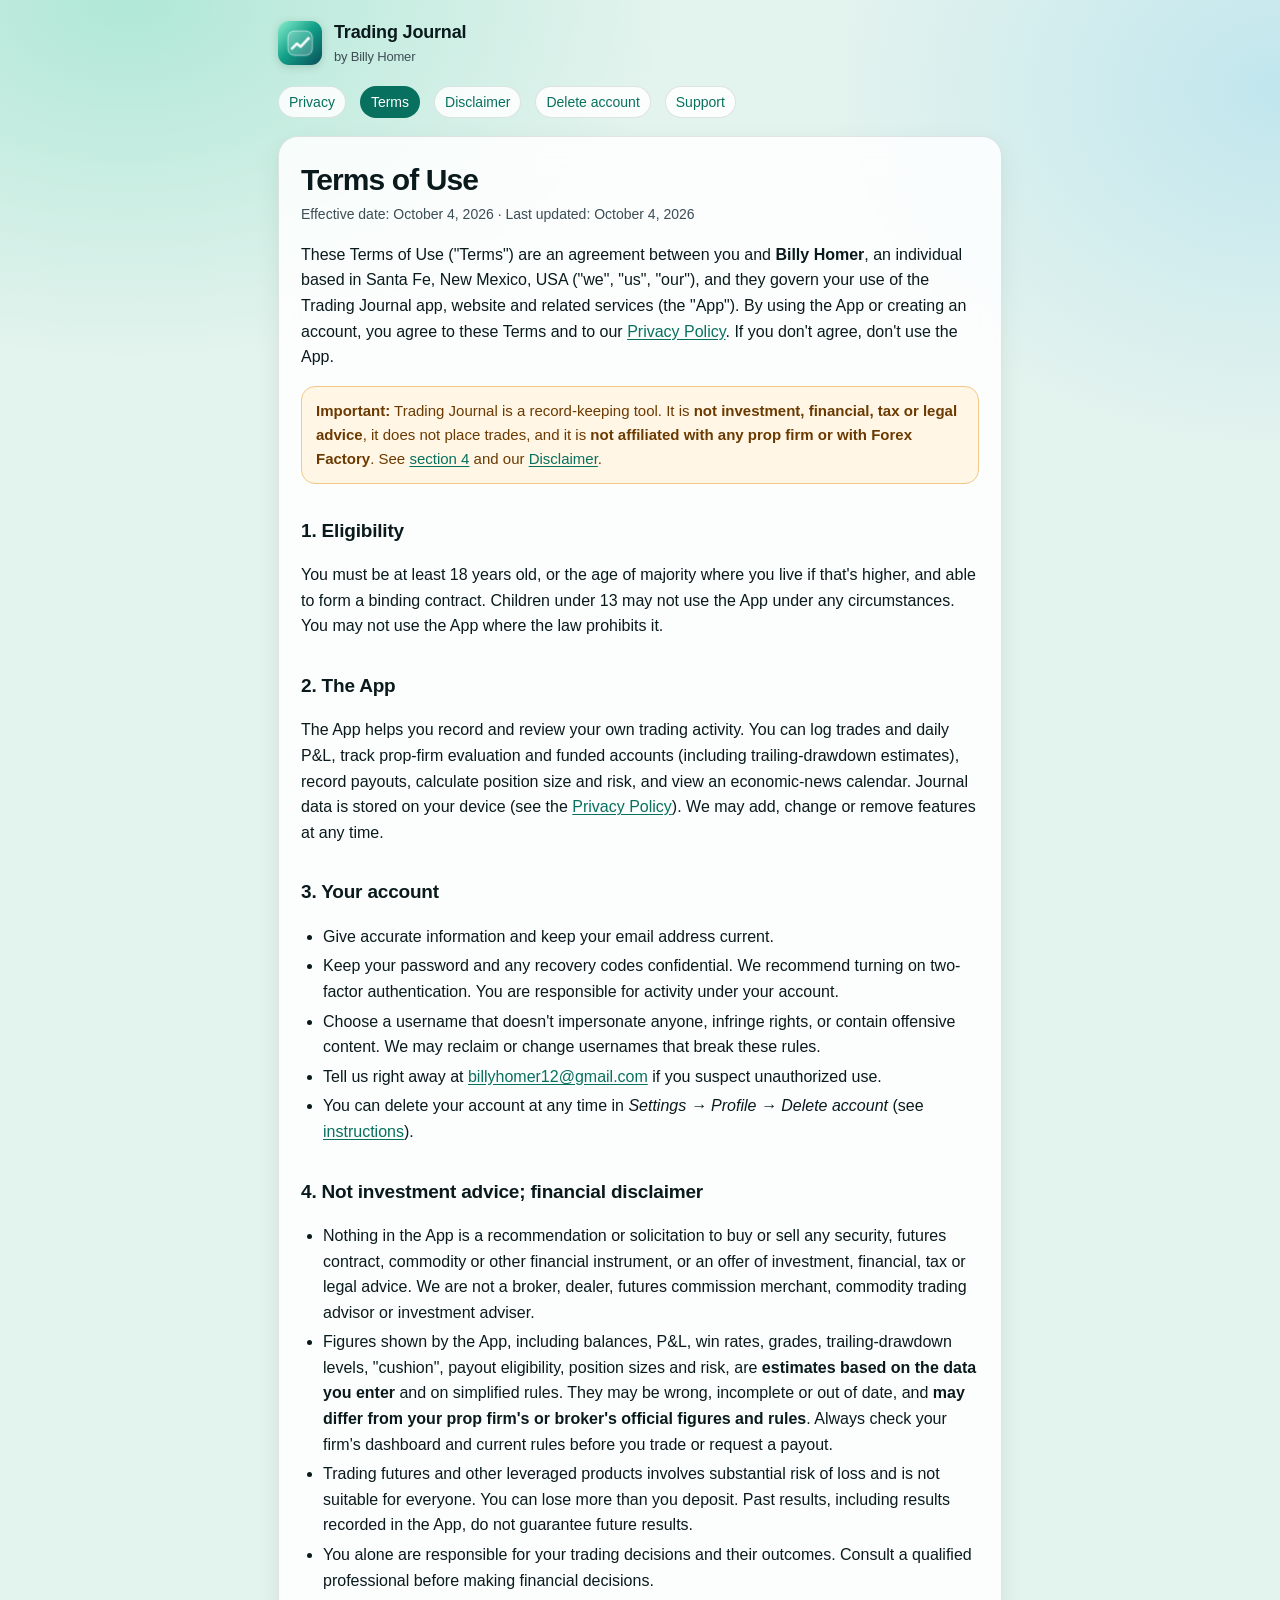
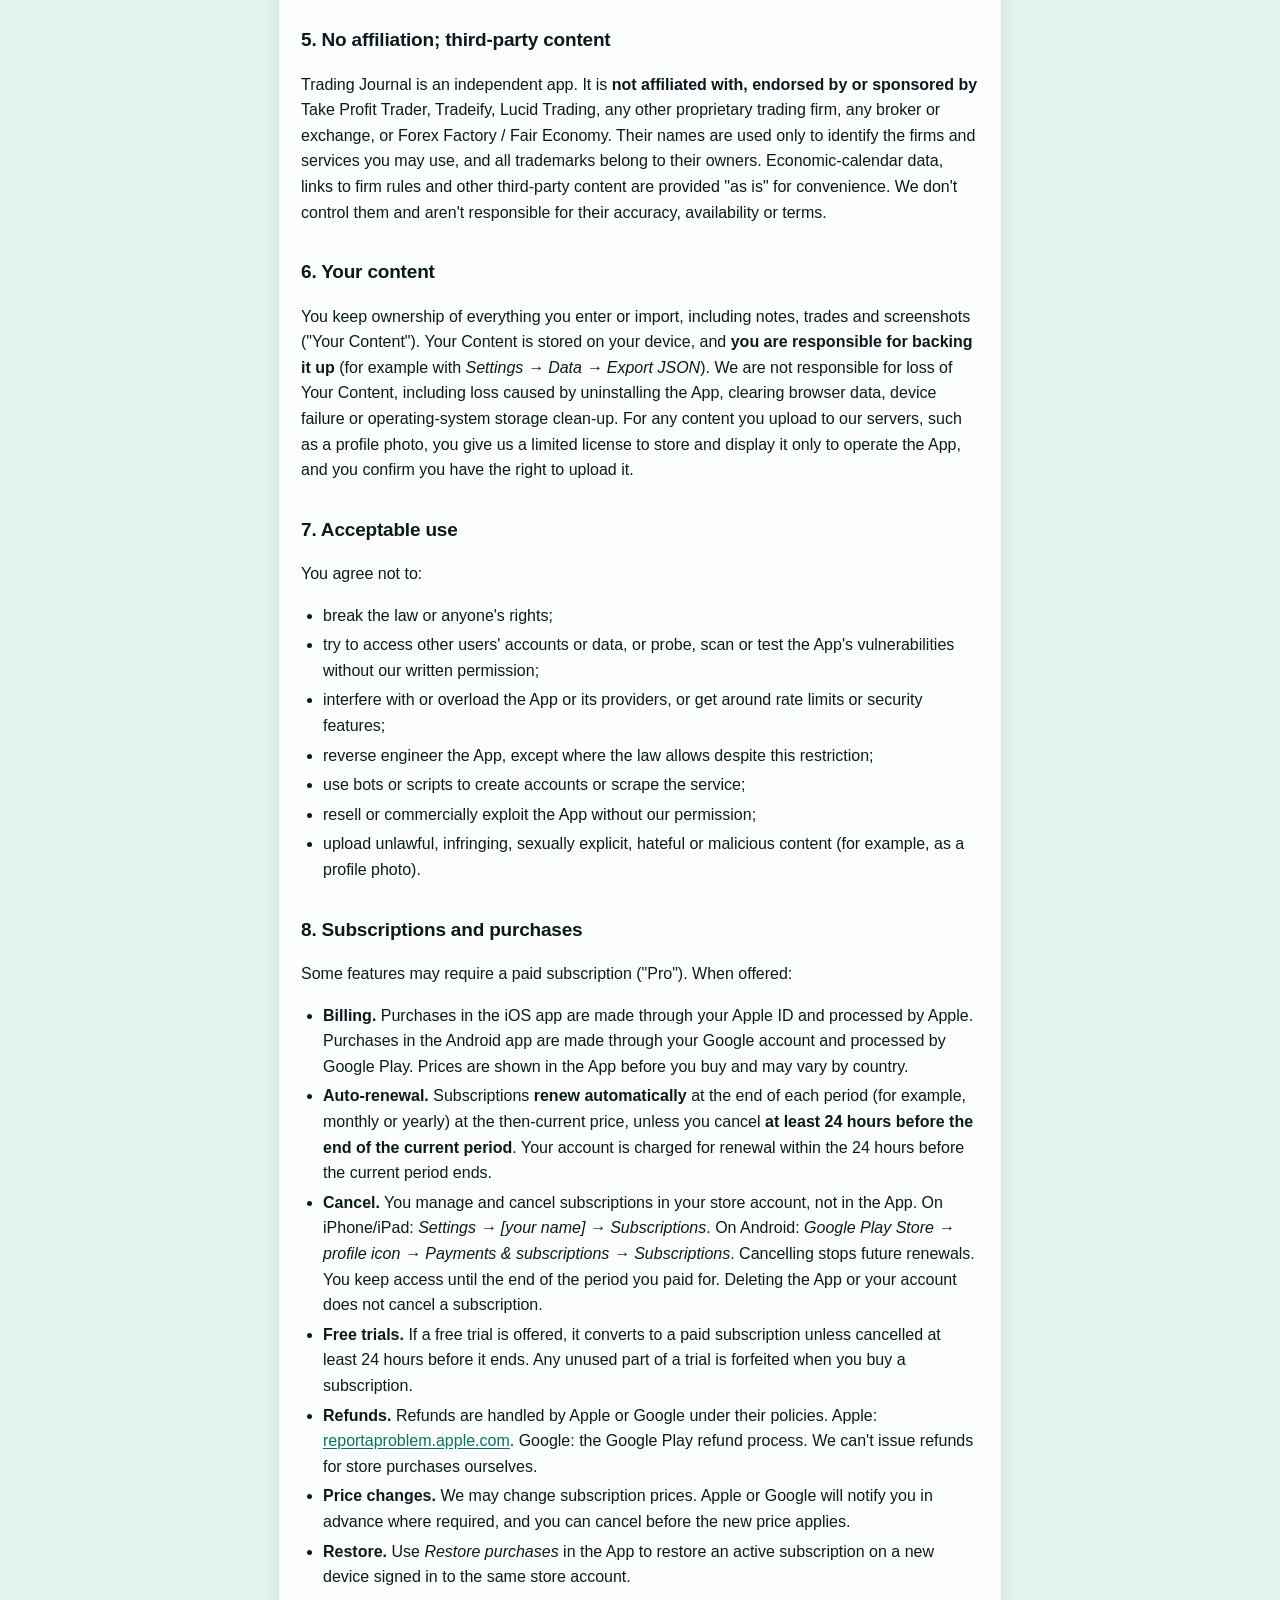
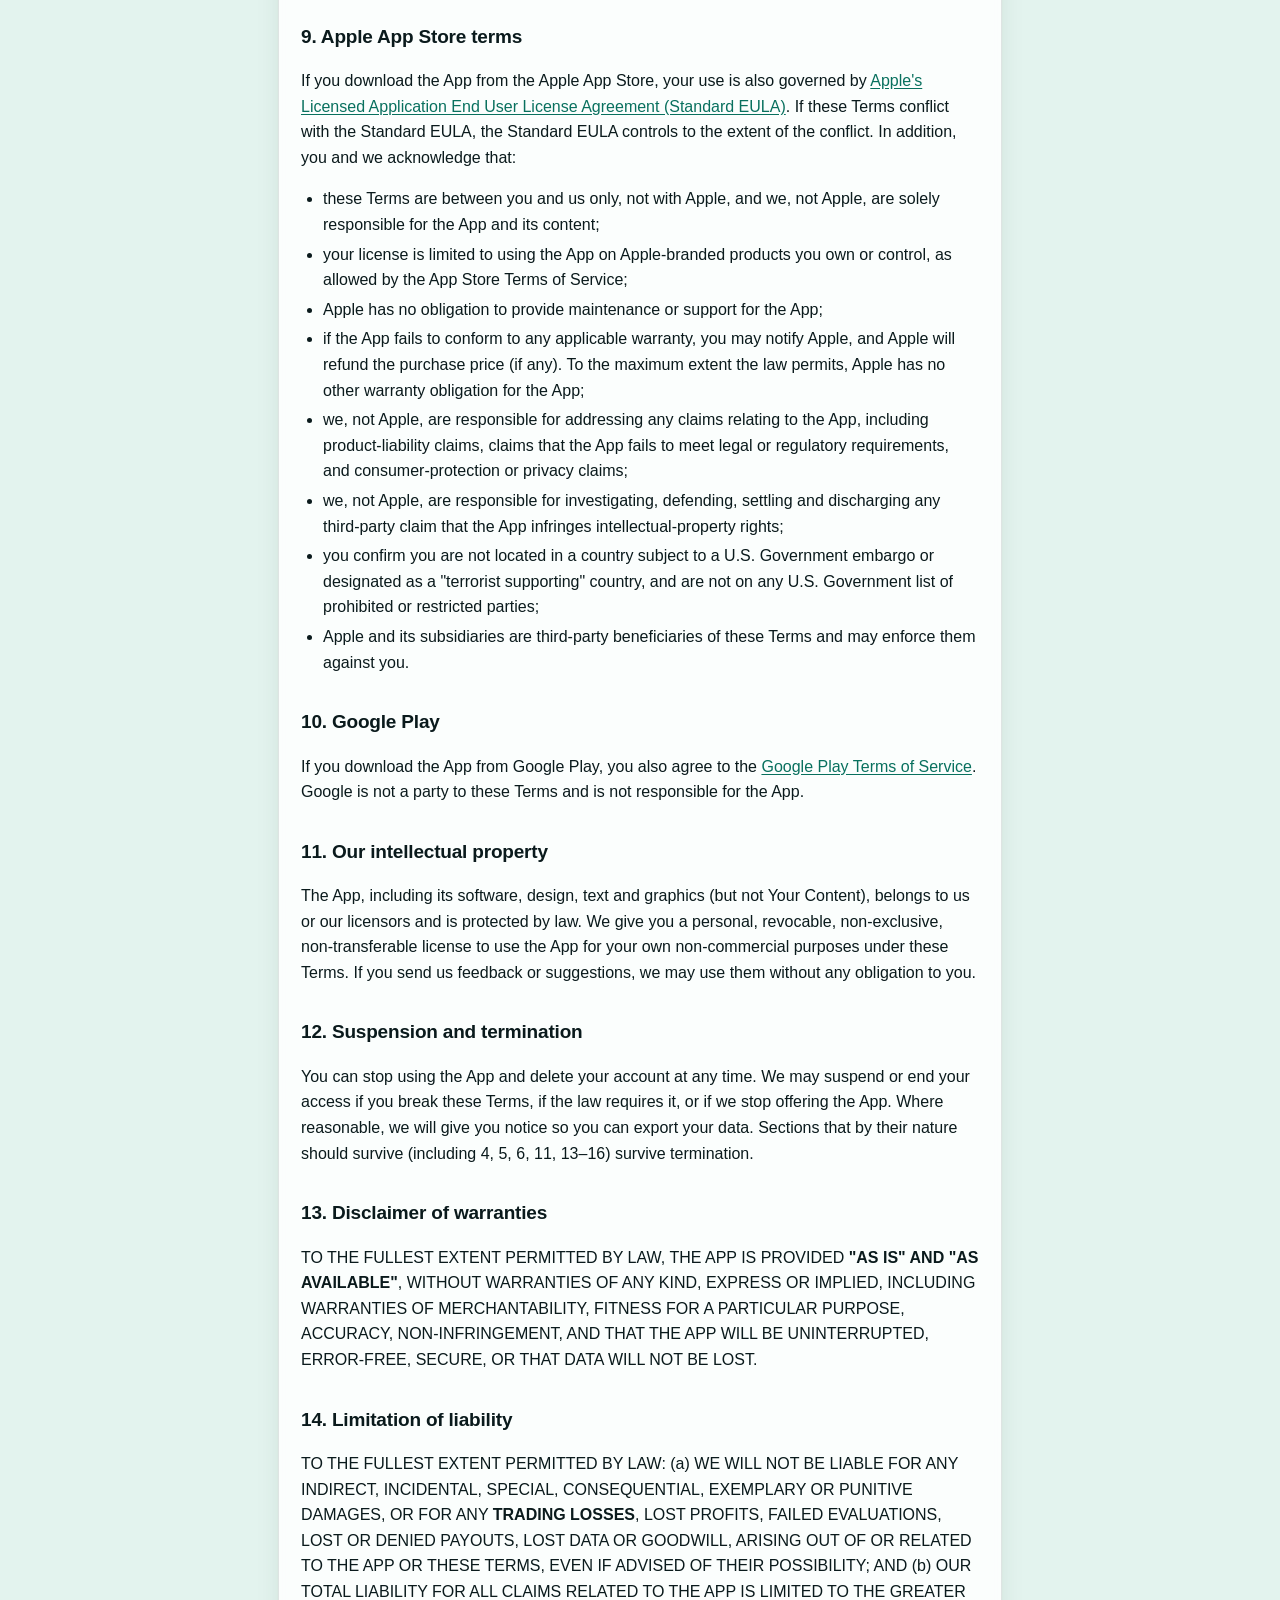
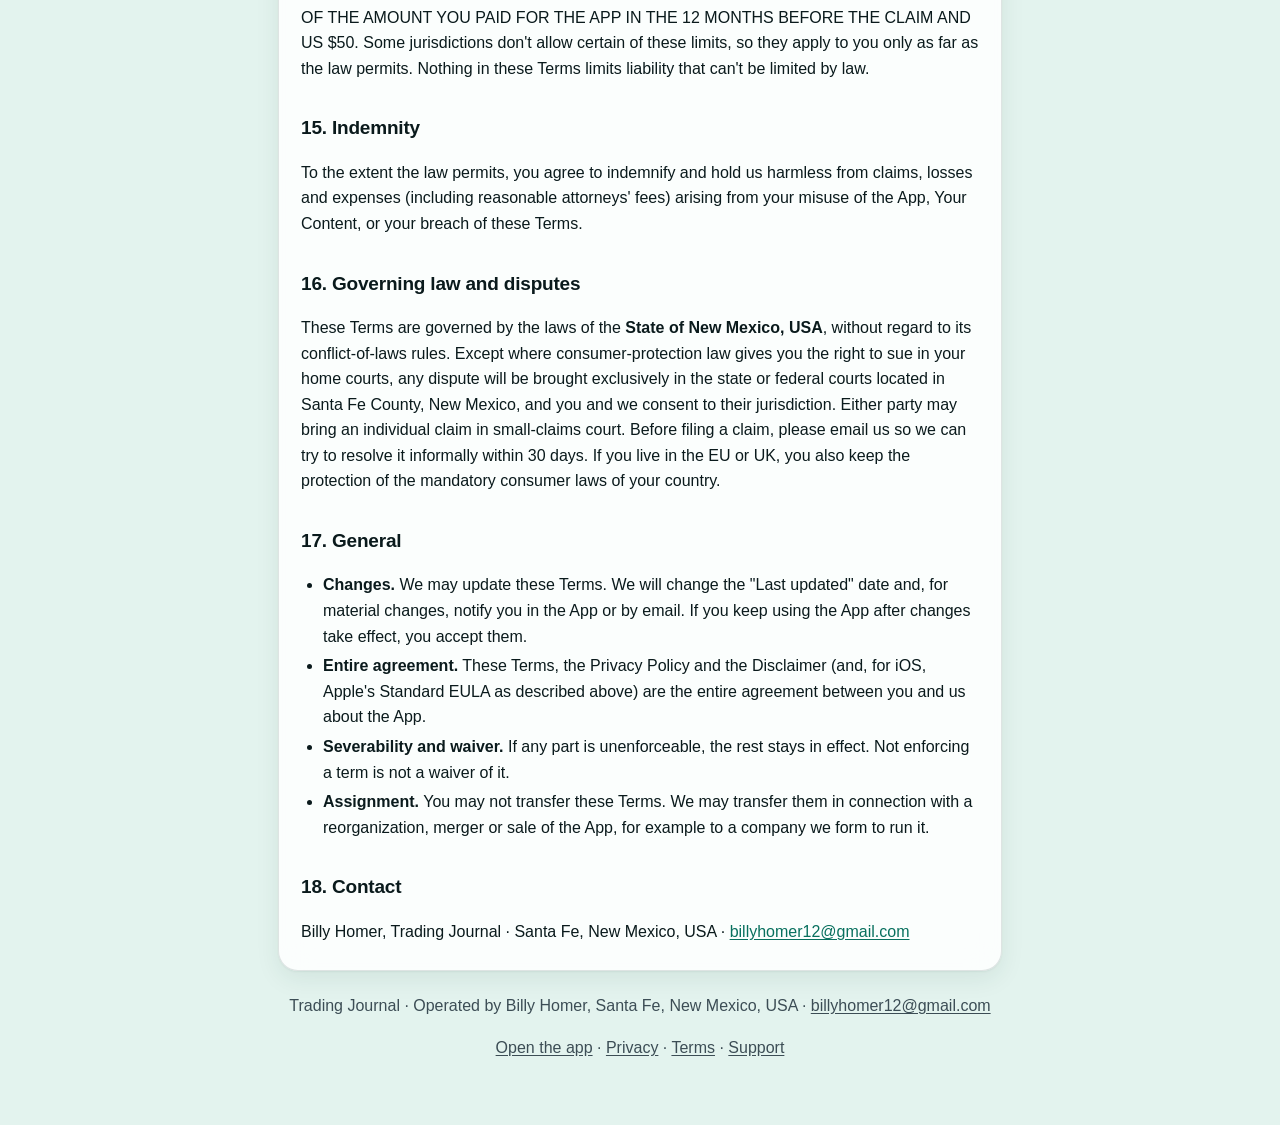
<file: legal/terms.html>
<!DOCTYPE html>
<!--
  TEMPLATE - NOT LEGAL ADVICE.
  This page was drafted as a starting template for Trading Journal (operator: Billy Homer, Santa Fe, New Mexico, USA).
  It has not been reviewed by a lawyer. Have a licensed attorney review and adapt it before relying on it,
  and update the operator name if an LLC or other business entity is formed.
  Plain HTML/CSS: no scripts, cookies, analytics or tracking.
-->
<html lang="en">
<head>
<meta charset="utf-8">
<meta name="viewport" content="width=device-width, initial-scale=1, viewport-fit=cover">
<title>Terms of Use · Trading Journal</title>
<meta name="description" content="Terms of Use for the Trading Journal app, including the financial disclaimer, subscriptions and limitation of liability.">
<meta name="theme-color" content="#0b5c50">
<meta name="referrer" content="no-referrer">
<link rel="icon" href="../assets/icons/icon-32.png" sizes="32x32">
<link rel="apple-touch-icon" href="../assets/icons/icon-180.png">
<link rel="stylesheet" href="../legal/legal.css">
</head>
<body>
<div class="wrap">
<header class="top"><img src="../assets/icons/icon-180.png" alt="" width="44" height="44"><a class="brand" href="../">Trading Journal<small>by Billy Homer</small></a></header>
<nav class="links" aria-label="Legal and support"><a href="../legal/privacy.html">Privacy</a><a href="../legal/terms.html" aria-current="page">Terms</a><a href="../legal/disclaimer.html">Disclaimer</a><a href="../legal/delete-account.html">Delete account</a><a href="../support/">Support</a></nav>
<main class="card">
<h1>Terms of Use</h1>
<p class="meta">Effective date: October 4, 2026 · Last updated: October 4, 2026</p>

<p>These Terms of Use ("Terms") are an agreement between you and <strong>Billy Homer</strong>, an individual based in Santa Fe, New Mexico, USA ("we", "us", "our"), and they govern your use of the Trading Journal app, website and related services (the "App"). By using the App or creating an account, you agree to these Terms and to our <a href="privacy.html">Privacy Policy</a>. If you don't agree, don't use the App.</p>

<div class="note"><strong>Important:</strong> Trading Journal is a record-keeping tool. It is <strong>not investment, financial, tax or legal advice</strong>, it does not place trades, and it is <strong>not affiliated with any prop firm or with Forex Factory</strong>. See <a href="#advice">section 4</a> and our <a href="disclaimer.html">Disclaimer</a>.</div>

<h2 id="eligibility">1. Eligibility</h2>
<p>You must be at least 18 years old, or the age of majority where you live if that's higher, and able to form a binding contract. Children under 13 may not use the App under any circumstances. You may not use the App where the law prohibits it.</p>

<h2 id="app">2. The App</h2>
<p>The App helps you record and review your own trading activity. You can log trades and daily P&amp;L, track prop-firm evaluation and funded accounts (including trailing-drawdown estimates), record payouts, calculate position size and risk, and view an economic-news calendar. Journal data is stored on your device (see the <a href="privacy.html#device">Privacy Policy</a>). We may add, change or remove features at any time.</p>

<h2 id="accounts">3. Your account</h2>
<ul>
<li>Give accurate information and keep your email address current.</li>
<li>Keep your password and any recovery codes confidential. We recommend turning on two-factor authentication. You are responsible for activity under your account.</li>
<li>Choose a username that doesn't impersonate anyone, infringe rights, or contain offensive content. We may reclaim or change usernames that break these rules.</li>
<li>Tell us right away at <a href="mailto:billyhomer12@gmail.com">billyhomer12@gmail.com</a> if you suspect unauthorized use.</li>
<li>You can delete your account at any time in <em>Settings → Profile → Delete account</em> (see <a href="delete-account.html">instructions</a>).</li>
</ul>

<h2 id="advice">4. Not investment advice; financial disclaimer</h2>
<ul>
<li>Nothing in the App is a recommendation or solicitation to buy or sell any security, futures contract, commodity or other financial instrument, or an offer of investment, financial, tax or legal advice. We are not a broker, dealer, futures commission merchant, commodity trading advisor or investment adviser.</li>
<li>Figures shown by the App, including balances, P&amp;L, win rates, grades, trailing-drawdown levels, "cushion", payout eligibility, position sizes and risk, are <strong>estimates based on the data you enter</strong> and on simplified rules. They may be wrong, incomplete or out of date, and <strong>may differ from your prop firm's or broker's official figures and rules</strong>. Always check your firm's dashboard and current rules before you trade or request a payout.</li>
<li>Trading futures and other leveraged products involves substantial risk of loss and is not suitable for everyone. You can lose more than you deposit. Past results, including results recorded in the App, do not guarantee future results.</li>
<li>You alone are responsible for your trading decisions and their outcomes. Consult a qualified professional before making financial decisions.</li>
</ul>

<h2 id="affiliation">5. No affiliation; third-party content</h2>
<p>Trading Journal is an independent app. It is <strong>not affiliated with, endorsed by or sponsored by</strong> Take Profit Trader, Tradeify, Lucid Trading, any other proprietary trading firm, any broker or exchange, or Forex Factory / Fair Economy. Their names are used only to identify the firms and services you may use, and all trademarks belong to their owners. Economic-calendar data, links to firm rules and other third-party content are provided "as is" for convenience. We don't control them and aren't responsible for their accuracy, availability or terms.</p>

<h2 id="content">6. Your content</h2>
<p>You keep ownership of everything you enter or import, including notes, trades and screenshots ("Your Content"). Your Content is stored on your device, and <strong>you are responsible for backing it up</strong> (for example with <em>Settings → Data → Export JSON</em>). We are not responsible for loss of Your Content, including loss caused by uninstalling the App, clearing browser data, device failure or operating-system storage clean-up. For any content you upload to our servers, such as a profile photo, you give us a limited license to store and display it only to operate the App, and you confirm you have the right to upload it.</p>

<h2 id="use">7. Acceptable use</h2>
<p>You agree not to:</p>
<ul>
<li>break the law or anyone's rights;</li>
<li>try to access other users' accounts or data, or probe, scan or test the App's vulnerabilities without our written permission;</li>
<li>interfere with or overload the App or its providers, or get around rate limits or security features;</li>
<li>reverse engineer the App, except where the law allows despite this restriction;</li>
<li>use bots or scripts to create accounts or scrape the service;</li>
<li>resell or commercially exploit the App without our permission;</li>
<li>upload unlawful, infringing, sexually explicit, hateful or malicious content (for example, as a profile photo).</li>
</ul>

<h2 id="subs">8. Subscriptions and purchases</h2>
<p>Some features may require a paid subscription ("Pro"). When offered:</p>
<ul>
<li><strong>Billing.</strong> Purchases in the iOS app are made through your Apple ID and processed by Apple. Purchases in the Android app are made through your Google account and processed by Google Play. Prices are shown in the App before you buy and may vary by country.</li>
<li><strong>Auto-renewal.</strong> Subscriptions <strong>renew automatically</strong> at the end of each period (for example, monthly or yearly) at the then-current price, unless you cancel <strong>at least 24 hours before the end of the current period</strong>. Your account is charged for renewal within the 24 hours before the current period ends.</li>
<li><strong>Cancel.</strong> You manage and cancel subscriptions in your store account, not in the App. On iPhone/iPad: <em>Settings → [your name] → Subscriptions</em>. On Android: <em>Google Play Store → profile icon → Payments &amp; subscriptions → Subscriptions</em>. Cancelling stops future renewals. You keep access until the end of the period you paid for. Deleting the App or your account does not cancel a subscription.</li>
<li><strong>Free trials.</strong> If a free trial is offered, it converts to a paid subscription unless cancelled at least 24 hours before it ends. Any unused part of a trial is forfeited when you buy a subscription.</li>
<li><strong>Refunds.</strong> Refunds are handled by Apple or Google under their policies. Apple: <a href="https://reportaproblem.apple.com" rel="noopener">reportaproblem.apple.com</a>. Google: the Google Play refund process. We can't issue refunds for store purchases ourselves.</li>
<li><strong>Price changes.</strong> We may change subscription prices. Apple or Google will notify you in advance where required, and you can cancel before the new price applies.</li>
<li><strong>Restore.</strong> Use <em>Restore purchases</em> in the App to restore an active subscription on a new device signed in to the same store account.</li>
</ul>

<h2 id="apple">9. Apple App Store terms</h2>
<p>If you download the App from the Apple App Store, your use is also governed by <a href="https://www.apple.com/legal/internet-services/itunes/dev/stdeula/" rel="noopener">Apple's Licensed Application End User License Agreement (Standard EULA)</a>. If these Terms conflict with the Standard EULA, the Standard EULA controls to the extent of the conflict. In addition, you and we acknowledge that:</p>
<ul>
<li>these Terms are between you and us only, not with Apple, and we, not Apple, are solely responsible for the App and its content;</li>
<li>your license is limited to using the App on Apple-branded products you own or control, as allowed by the App Store Terms of Service;</li>
<li>Apple has no obligation to provide maintenance or support for the App;</li>
<li>if the App fails to conform to any applicable warranty, you may notify Apple, and Apple will refund the purchase price (if any). To the maximum extent the law permits, Apple has no other warranty obligation for the App;</li>
<li>we, not Apple, are responsible for addressing any claims relating to the App, including product-liability claims, claims that the App fails to meet legal or regulatory requirements, and consumer-protection or privacy claims;</li>
<li>we, not Apple, are responsible for investigating, defending, settling and discharging any third-party claim that the App infringes intellectual-property rights;</li>
<li>you confirm you are not located in a country subject to a U.S. Government embargo or designated as a "terrorist supporting" country, and are not on any U.S. Government list of prohibited or restricted parties;</li>
<li>Apple and its subsidiaries are third-party beneficiaries of these Terms and may enforce them against you.</li>
</ul>

<h2 id="google">10. Google Play</h2>
<p>If you download the App from Google Play, you also agree to the <a href="https://play.google.com/about/play-terms/" rel="noopener">Google Play Terms of Service</a>. Google is not a party to these Terms and is not responsible for the App.</p>

<h2 id="ip">11. Our intellectual property</h2>
<p>The App, including its software, design, text and graphics (but not Your Content), belongs to us or our licensors and is protected by law. We give you a personal, revocable, non-exclusive, non-transferable license to use the App for your own non-commercial purposes under these Terms. If you send us feedback or suggestions, we may use them without any obligation to you.</p>

<h2 id="termination">12. Suspension and termination</h2>
<p>You can stop using the App and delete your account at any time. We may suspend or end your access if you break these Terms, if the law requires it, or if we stop offering the App. Where reasonable, we will give you notice so you can export your data. Sections that by their nature should survive (including 4, 5, 6, 11, 13–16) survive termination.</p>

<h2 id="warranty">13. Disclaimer of warranties</h2>
<p>TO THE FULLEST EXTENT PERMITTED BY LAW, THE APP IS PROVIDED <strong>"AS IS" AND "AS AVAILABLE"</strong>, WITHOUT WARRANTIES OF ANY KIND, EXPRESS OR IMPLIED, INCLUDING WARRANTIES OF MERCHANTABILITY, FITNESS FOR A PARTICULAR PURPOSE, ACCURACY, NON-INFRINGEMENT, AND THAT THE APP WILL BE UNINTERRUPTED, ERROR-FREE, SECURE, OR THAT DATA WILL NOT BE LOST.</p>

<h2 id="liability">14. Limitation of liability</h2>
<p>TO THE FULLEST EXTENT PERMITTED BY LAW: (a) WE WILL NOT BE LIABLE FOR ANY INDIRECT, INCIDENTAL, SPECIAL, CONSEQUENTIAL, EXEMPLARY OR PUNITIVE DAMAGES, OR FOR ANY <strong>TRADING LOSSES</strong>, LOST PROFITS, FAILED EVALUATIONS, LOST OR DENIED PAYOUTS, LOST DATA OR GOODWILL, ARISING OUT OF OR RELATED TO THE APP OR THESE TERMS, EVEN IF ADVISED OF THEIR POSSIBILITY; AND (b) OUR TOTAL LIABILITY FOR ALL CLAIMS RELATED TO THE APP IS LIMITED TO THE GREATER OF THE AMOUNT YOU PAID FOR THE APP IN THE 12 MONTHS BEFORE THE CLAIM AND US $50. Some jurisdictions don't allow certain of these limits, so they apply to you only as far as the law permits. Nothing in these Terms limits liability that can't be limited by law.</p>

<h2 id="indemnity">15. Indemnity</h2>
<p>To the extent the law permits, you agree to indemnify and hold us harmless from claims, losses and expenses (including reasonable attorneys' fees) arising from your misuse of the App, Your Content, or your breach of these Terms.</p>

<h2 id="law">16. Governing law and disputes</h2>
<p>These Terms are governed by the laws of the <strong>State of New Mexico, USA</strong>, without regard to its conflict-of-laws rules. Except where consumer-protection law gives you the right to sue in your home courts, any dispute will be brought exclusively in the state or federal courts located in Santa Fe County, New Mexico, and you and we consent to their jurisdiction. Either party may bring an individual claim in small-claims court. Before filing a claim, please email us so we can try to resolve it informally within 30 days. If you live in the EU or UK, you also keep the protection of the mandatory consumer laws of your country.</p>

<h2 id="general">17. General</h2>
<ul>
<li><strong>Changes.</strong> We may update these Terms. We will change the "Last updated" date and, for material changes, notify you in the App or by email. If you keep using the App after changes take effect, you accept them.</li>
<li><strong>Entire agreement.</strong> These Terms, the Privacy Policy and the Disclaimer (and, for iOS, Apple's Standard EULA as described above) are the entire agreement between you and us about the App.</li>
<li><strong>Severability and waiver.</strong> If any part is unenforceable, the rest stays in effect. Not enforcing a term is not a waiver of it.</li>
<li><strong>Assignment.</strong> You may not transfer these Terms. We may transfer them in connection with a reorganization, merger or sale of the App, for example to a company we form to run it.</li>
</ul>

<h2 id="contact">18. Contact</h2>
<p>Billy Homer, Trading Journal · Santa Fe, New Mexico, USA · <a href="mailto:billyhomer12@gmail.com">billyhomer12@gmail.com</a></p>

</main>
<footer><p>Trading Journal · Operated by Billy Homer, Santa Fe, New Mexico, USA · <a href="mailto:billyhomer12@gmail.com">billyhomer12@gmail.com</a></p><p><a href="../">Open the app</a> · <a href="../legal/privacy.html">Privacy</a> · <a href="../legal/terms.html">Terms</a> · <a href="../support/">Support</a></p></footer>
</div>
</body>
</html>
</file>
<file: css/styles.css>
/* =====================================================================
   Trading Journal — iOS "Liquid Glass" theme
   Tokens first (light + dark), then glass primitives, then components.
   Legibility rule: text colours are checked (tests/contrast.js) against the
   worst-case backdrop behind each glass layer; fills get more opaque where needed.
   ===================================================================== */
:root{
  /* brand / semantic text colours (AA on worst-case light glass) */
  --accent:#08705e;--accent-hi:#14b394;--on-accent:#fff;
  /* accent-theme tokens (Sea Green = default). Other themes override them in the THEMES block below;
     gain/loss (--green/--red/--win-bg/--loss-bg) are semantic and never change with the theme. */
  --acc-rgb:20,179,148;--acc-rgb-d:63,214,180;--acc2-rgb:20,140,160;
  --sh1-rgb:4,70,58;--sh2-rgb:4,50,42;--sh3-rgb:6,90,74;--sh4-rgb:0,40,32;--sh5-rgb:0,30,25;--sh6-rgb:6,60,50;
  --hl1-rgb:220,255,245;--hl2-rgb:210,255,242;--hl3-rgb:200,255,238;--hl4-rgb:190,255,235;
  --btn-1:#0c7864;--btn-2:#075a4a;--fab-1:#13866f;--fab-2:#0b5c50;--fab-3:#063a33;--rnd-1:#0d6f5f;--rnd-2:#064a40;--rnd-3:#032e28;
  --proj-1:#0f7d67;--proj-2:#0b6b58;--proj-3:#08594a;--logo-1:#7fe8c8;--logo-2:#0e8f7a;--logo-3:#0a5c66;
  --tab-focus:#bfffe9;--tab-solid:#034b49;
  --body-bg:#e3f3ee;--bg-1:#e9f8f3;--bg-2:#dcf1ec;--bg-3:#e4f4f8;
  --blob-1:rgba(80,210,170,.62);--blob-2:rgba(104,196,236,.56);--blob-3:rgba(112,222,190,.52);--blob-4:rgba(90,202,212,.52);--blob-5:rgba(160,236,218,.58);
  --green:#08703b;--red:#b51c2a;--orange:#8a4600;
  --text:#0a1a1c;--muted:#3c4d55;
  /* glass surfaces */
  --g-fill:rgba(255,255,255,.60);--g-fill-strong:rgba(249,255,253,.82);
  --g-fill-sub:rgba(255,255,255,.52);--g-border-sub:rgba(255,255,255,.75);--g-hi-sub:rgba(255,255,255,.95);
  --g-border:rgba(255,255,255,.70);--g-hi:rgba(255,255,255,.98);--g-lo:rgba(255,255,255,.35);--g-sheen:rgba(255,255,255,.40);
  --g-shadow:0 1px 2px rgba(6,60,50,.06),0 8px 24px rgba(6,60,50,.10),0 24px 60px rgba(6,60,50,.10);
  --g-shadow-sm:0 1px 2px rgba(6,60,50,.07),0 3px 10px rgba(6,60,50,.07);
  --g-blur:24px;--g-blur-lite:12px;--g-sat:180%;
  --line:rgba(10,45,42,.12);
  --input:rgba(255,255,255,.74);--input-border:rgba(10,60,55,.20);
  /* green glass navigation */
  --tab:rgba(2,74,72,.93);--tab-edge:rgba(190,255,235,.45);--tab-text:#eafff8;--tab-on:rgba(226,255,245,.94);--tab-on-text:#04473b;
  /* tints */
  --win-bg:rgba(8,112,59,.13);--loss-bg:rgba(181,28,42,.11);--chip:var(--g-fill-sub);
  --warn-bg:rgba(255,171,64,.22);--warn-border:rgba(200,120,20,.45);--ok-bg:rgba(61,220,132,.16);--ok-border:rgba(20,150,80,.35);
  --sheet:rgba(242,251,248,.86);--scrim:rgba(3,28,24,.30);--scrim-lock:rgba(3,28,24,.50);
  /* legacy aliases used by older rules */
  --glass:var(--g-fill);--glass-strong:var(--g-fill-strong);--edge:var(--g-hi);--edge-low:var(--g-border);
  --shadow:var(--g-shadow);
  --sat:env(safe-area-inset-top,0px);--sab:env(safe-area-inset-bottom,0px);--sal:env(safe-area-inset-left,0px);--sar:env(safe-area-inset-right,0px);
  color-scheme:light;
}
[data-theme=dark]{
  --accent:#3dd6bc;--accent-hi:#5ff0cf;--on-accent:#03201a;
  --green:#45e08e;--red:#ff9aa4;--orange:#ffb357;
  --text:#eefaf6;--muted:#a9c2bd;
  --g-fill:rgba(12,32,32,.58);--g-fill-strong:rgba(10,28,28,.84);
  --g-fill-sub:rgba(255,255,255,.065);--g-border-sub:rgba(255,255,255,.09);--g-hi-sub:rgba(255,255,255,.13);
  --g-border:rgba(255,255,255,.12);--g-hi:rgba(255,255,255,.24);--g-lo:rgba(255,255,255,.05);--g-sheen:rgba(255,255,255,.07);
  --g-shadow:0 1px 2px rgba(0,0,0,.30),0 10px 28px rgba(0,0,0,.35),0 28px 64px rgba(0,0,0,.35);
  --g-shadow-sm:0 1px 2px rgba(0,0,0,.30),0 4px 12px rgba(0,0,0,.25);
  --line:rgba(255,255,255,.10);
  --input:rgba(0,0,0,.30);--input-border:rgba(255,255,255,.15);
  --tab:rgba(3,88,84,.84);--tab-edge:rgba(170,255,230,.28);--tab-text:#e3fff6;--tab-on:rgba(150,240,212,.92);--tab-on-text:#032a23;
  --win-bg:rgba(69,224,142,.15);--loss-bg:rgba(255,134,147,.15);
  --warn-bg:rgba(255,171,64,.16);--warn-border:rgba(255,179,87,.40);--ok-bg:rgba(69,224,142,.13);--ok-border:rgba(69,224,142,.35);
  --sheet:rgba(9,26,26,.86);--scrim:rgba(0,0,0,.45);--scrim-lock:rgba(0,0,0,.60);
  --tab-solid:#045a56;--body-bg:#04110f;--bg-1:#051614;--bg-2:#03100f;--bg-3:#04131a;
  --blob-1:rgba(22,150,124,.62);--blob-2:rgba(24,110,150,.55);--blob-3:rgba(18,138,100,.52);--blob-4:rgba(16,110,126,.52);--blob-5:rgba(28,124,112,.42);
  color-scheme:dark;
}
/* THEMES:BEGIN (generated by tools/gen-themes.js — edit there) */
[data-accent=teal]:not([data-theme=dark]){--accent:#076776;--accent-hi:#16a9bd;--on-accent:#fff;--acc-rgb:20,156,179;--acc-rgb-d:63,197,214;--acc2-rgb:20,92,160;--sh1-rgb:4,60,70;--sh2-rgb:4,42,50;--sh3-rgb:6,77,90;--sh4-rgb:0,34,40;--sh5-rgb:0,25,30;--sh6-rgb:6,52,60;--hl1-rgb:220,253,255;--hl2-rgb:210,253,255;--hl3-rgb:200,253,255;--hl4-rgb:190,253,255;--btn-1:#0c6778;--btn-2:#074e5a;--fab-1:#137686;--fab-2:#0b4c5c;--fab-3:#062f3a;--rnd-1:#0d5e6f;--rnd-2:#063d4a;--rnd-3:#03252e;--proj-1:#0f6e7d;--proj-2:#0b5d6b;--proj-3:#084c59;--logo-1:#7fe4e8;--logo-2:#0e788f;--logo-3:#0a3d66;--tab-focus:#bfffff;--tab-solid:#03354b;--body-bg:#e3f3f3;--bg-1:#e9f8f8;--bg-2:#dceff1;--bg-3:#e4edf8;--blob-1:rgba(80,206,210,0.62);--blob-2:rgba(104,151,236,0.56);--blob-3:rgba(112,217,222,0.52);--blob-4:rgba(90,161,212,0.52);--blob-5:rgba(160,228,236,0.58);--tab:rgba(2,52,74,0.93);--tab-edge:rgba(190,253,255,0.45);--tab-text:#eaffff;--tab-on:rgba(226,255,255,0.94);--tab-on-text:#063f4b;--g-fill:rgba(255,255,255,.60);--g-fill-strong:rgba(249,255,255,0.82);--sheet:rgba(242,251,251,0.86);--text:#0a1a1c;--muted:#3c4d55}
[data-accent=teal][data-theme=dark]{--accent:#4fd3e6;--accent-hi:#7de6f5;--on-accent:#022027;--acc-rgb:20,156,179;--acc-rgb-d:63,197,214;--acc2-rgb:20,92,160;--sh1-rgb:4,60,70;--sh2-rgb:4,42,50;--sh3-rgb:6,77,90;--sh4-rgb:0,34,40;--sh5-rgb:0,25,30;--sh6-rgb:6,52,60;--hl1-rgb:220,253,255;--hl2-rgb:210,253,255;--hl3-rgb:200,253,255;--hl4-rgb:190,253,255;--btn-1:#0c6778;--btn-2:#074e5a;--fab-1:#137686;--fab-2:#0b4c5c;--fab-3:#062f3a;--rnd-1:#0d5e6f;--rnd-2:#063d4a;--rnd-3:#03252e;--proj-1:#0f6e7d;--proj-2:#0b5d6b;--proj-3:#084c59;--logo-1:#7fe4e8;--logo-2:#0e788f;--logo-3:#0a3d66;--tab-focus:#bfffff;--tab-solid:#04415a;--body-bg:#040f11;--bg-1:#051216;--bg-2:#030d10;--bg-3:#040c1a;--blob-1:rgba(22,133,150,0.62);--blob-2:rgba(24,67,150,0.55);--blob-3:rgba(18,135,138,0.52);--blob-4:rgba(16,73,126,0.52);--blob-5:rgba(28,103,124,0.42);--tab:rgba(3,63,88,0.84);--tab-edge:rgba(170,251,255,0.28);--tab-text:#e3feff;--tab-on:rgba(150,237,240,0.92);--tab-on-text:#03242a;--g-fill:rgba(12,25,32,0.58);--g-fill-strong:rgba(10,22,28,0.84);--sheet:rgba(9,20,26,0.86);--text:#eefafa;--muted:#a9bfc2}
[data-accent=ocean]:not([data-theme=dark]){--accent:#0b5ea8;--accent-hi:#3b8fe0;--on-accent:#fff;--acc-rgb:20,98,179;--acc-rgb-d:63,141,214;--acc2-rgb:20,41,160;--sh1-rgb:4,35,70;--sh2-rgb:4,26,50;--sh3-rgb:6,47,90;--sh4-rgb:0,20,40;--sh5-rgb:0,14,30;--sh6-rgb:6,32,60;--hl1-rgb:220,240,255;--hl2-rgb:210,236,255;--hl3-rgb:200,233,255;--hl4-rgb:190,229,255;--btn-1:#0e58a3;--btn-2:#0a427d;--fab-1:#134c86;--fab-2:#0b2f5c;--fab-3:#061c3a;--rnd-1:#0d3a6f;--rnd-2:#06244a;--rnd-3:#03162e;--proj-1:#0f457d;--proj-2:#0b3a6b;--proj-3:#082f59;--logo-1:#7fbee8;--logo-2:#0e498f;--logo-3:#0a1b66;--tab-focus:#bfe8ff;--tab-solid:#031a4b;--body-bg:#e3edf3;--bg-1:#e9f2f8;--bg-2:#dce7f1;--bg-3:#e4e6f8;--blob-1:rgba(80,158,210,0.62);--blob-2:rgba(105,104,236,0.56);--blob-3:rgba(112,176,222,0.52);--blob-4:rgba(90,116,212,0.52);--blob-5:rgba(160,200,236,0.58);--tab:rgba(2,25,74,0.93);--tab-edge:rgba(190,229,255,0.45);--tab-text:#eaf7ff;--tab-on:rgba(226,245,255,0.94);--tab-on-text:#0a3a6c;--g-fill:rgba(255,255,255,.60);--g-fill-strong:rgba(249,253,255,0.82);--sheet:rgba(242,248,251,0.86);--text:#0a1a1c;--muted:#3c4d55}
[data-accent=ocean][data-theme=dark]{--accent:#79bcff;--accent-hi:#a3d1ff;--on-accent:#04182e;--acc-rgb:20,98,179;--acc-rgb-d:63,141,214;--acc2-rgb:20,41,160;--sh1-rgb:4,35,70;--sh2-rgb:4,26,50;--sh3-rgb:6,47,90;--sh4-rgb:0,20,40;--sh5-rgb:0,14,30;--sh6-rgb:6,32,60;--hl1-rgb:220,240,255;--hl2-rgb:210,236,255;--hl3-rgb:200,233,255;--hl4-rgb:190,229,255;--btn-1:#0e58a3;--btn-2:#0a427d;--fab-1:#134c86;--fab-2:#0b2f5c;--fab-3:#061c3a;--rnd-1:#0d3a6f;--rnd-2:#06244a;--rnd-3:#03162e;--proj-1:#0f457d;--proj-2:#0b3a6b;--proj-3:#082f59;--logo-1:#7fbee8;--logo-2:#0e498f;--logo-3:#0a1b66;--tab-focus:#bfe8ff;--tab-solid:#04215a;--body-bg:#040a11;--bg-1:#050c16;--bg-2:#030810;--bg-3:#05041a;--blob-1:rgba(22,86,150,0.62);--blob-2:rgba(27,24,150,0.55);--blob-3:rgba(18,91,138,0.52);--blob-4:rgba(16,32,126,0.52);--blob-5:rgba(28,68,124,0.42);--tab:rgba(3,32,88,0.84);--tab-edge:rgba(170,220,255,0.28);--tab-text:#e3f4ff;--tab-on:rgba(150,204,240,0.92);--tab-on-text:#03152a;--g-fill:rgba(12,18,32,0.58);--g-fill-strong:rgba(10,15,28,0.84);--sheet:rgba(9,14,26,0.86);--text:#eef6fa;--muted:#a9b5c2}
[data-accent=violet]:not([data-theme=dark]){--accent:#5a3fc0;--accent-hi:#8b6ff0;--on-accent:#fff;--acc-rgb:70,32,167;--acc-rgb-d:106,74,203;--acc2-rgb:104,30,149;--sh1-rgb:25,9,65;--sh2-rgb:19,7,47;--sh3-rgb:32,12,84;--sh4-rgb:12,3,37;--sh5-rgb:10,2,28;--sh6-rgb:23,10,56;--hl1-rgb:228,223,252;--hl2-rgb:220,213,252;--hl3-rgb:212,204,251;--hl4-rgb:204,195,250;--btn-1:#5e40c8;--btn-2:#4a2ea6;--fab-1:#6a4bd6;--fab-2:#4b2fa8;--fab-3:#2f1a72;--rnd-1:#5e40c8;--rnd-2:#40278f;--rnd-3:#28165e;--proj-1:#311775;--proj-2:#291264;--proj-3:#220e53;--logo-1:#9687e0;--logo-2:#3a1885;--logo-3:#3e115f;--tab-focus:#cbc4fa;--tab-solid:#240846;--body-bg:#e6e4f2;--bg-1:#eceaf7;--bg-2:#e2deef;--bg-3:#f1e6f7;--blob-1:rgba(108,90,200,0.62);--blob-2:rgba(201,114,226,0.56);--blob-3:rgba(137,120,214,0.52);--blob-4:rgba(157,99,203,0.52);--blob-5:rgba(181,166,230,0.58);--tab:rgba(35,7,69,0.93);--tab-edge:rgba(204,195,250,0.45);--tab-text:#eeecfd;--tab-on:rgba(231,228,253,0.94);--tab-on-text:#38218a;--g-fill:rgba(255,255,255,.60);--g-fill-strong:rgba(250,249,255,0.82);--sheet:rgba(244,243,250,0.86);--text:#0a1a1c;--muted:#3c4d55}
[data-accent=violet][data-theme=dark]{--accent:#b9a6ff;--accent-hi:#d2c6ff;--on-accent:#190e3e;--acc-rgb:70,32,167;--acc-rgb-d:106,74,203;--acc2-rgb:104,30,149;--sh1-rgb:25,9,65;--sh2-rgb:19,7,47;--sh3-rgb:32,12,84;--sh4-rgb:12,3,37;--sh5-rgb:10,2,28;--sh6-rgb:23,10,56;--hl1-rgb:228,223,252;--hl2-rgb:220,213,252;--hl3-rgb:212,204,251;--hl4-rgb:204,195,250;--btn-1:#5e40c8;--btn-2:#4a2ea6;--fab-1:#6a4bd6;--fab-2:#4b2fa8;--fab-3:#2f1a72;--rnd-1:#5e40c8;--rnd-2:#40278f;--rnd-3:#28165e;--proj-1:#311775;--proj-2:#291264;--proj-3:#220e53;--logo-1:#9687e0;--logo-2:#3a1885;--logo-3:#3e115f;--tab-focus:#cbc4fa;--tab-solid:#2a0a54;--body-bg:#090510;--bg-1:#0b0615;--bg-2:#08040f;--bg-3:#140618;--blob-1:rgba(61,32,140,0.62);--blob-2:rgba(118,33,141,0.55);--blob-3:rgba(43,27,129,0.52);--blob-4:rgba(82,24,118,0.52);--blob-5:rgba(64,35,117,0.42);--tab:rgba(40,9,82,0.84);--tab-edge:rgba(189,176,249,0.28);--tab-text:#e9e5fd;--tab-on:rgba(169,157,233,0.92);--tab-on-text:#100627;--g-fill:rgba(22,14,30,0.58);--g-fill-strong:rgba(19,11,27,0.84);--sheet:rgba(17,10,25,0.86);--text:#f0eff9;--muted:#b1abc0}
[data-accent=graphite]:not([data-theme=dark]){--accent:#3b4a57;--accent-hi:#7e909e;--on-accent:#fff;--acc-rgb:88,100,111;--acc-rgb-d:128,140,149;--acc2-rgb:80,84,100;--sh1-rgb:32,37,42;--sh2-rgb:24,27,30;--sh3-rgb:42,48,54;--sh4-rgb:17,20,23;--sh5-rgb:13,15,17;--sh6-rgb:29,33,37;--hl1-rgb:235,238,240;--hl2-rgb:229,233,236;--hl3-rgb:224,229,231;--hl4-rgb:218,224,227;--btn-1:#3a424a;--btn-2:#2b3136;--fab-1:#444d55;--fab-2:#2e3339;--fab-3:#1c2024;--rnd-1:#373e45;--rnd-2:#23282d;--rnd-3:#15181c;--proj-1:#3e464e;--proj-2:#343b42;--proj-3:#2b3136;--logo-1:#acb5bb;--logo-2:#454e58;--logo-3:#32343e;--tab-focus:#dbe1e3;--tab-solid:#22262c;--body-bg:#eaebec;--bg-1:#eff1f2;--bg-2:#e5e7e8;--bg-3:#ededef;--blob-1:rgba(136,147,154,0.62);--blob-2:rgba(161,161,179,0.56);--blob-3:rgba(159,169,175,0.52);--blob-4:rgba(142,147,160,0.52);--blob-5:rgba(193,199,203,0.58);--tab:rgba(33,37,43,0.93);--tab-edge:rgba(218,224,227,0.45);--tab-text:#f3f5f6;--tab-on:rgba(238,241,243,0.94);--tab-on-text:#25313b;--g-fill:rgba(255,255,255,.60);--g-fill-strong:rgba(252,252,252,0.82);--sheet:rgba(246,247,247,0.86);--text:#0a1a1c;--muted:#3c4d55}
[data-accent=graphite][data-theme=dark]{--accent:#c6d2dc;--accent-hi:#e2e9ef;--on-accent:#111920;--acc-rgb:88,100,111;--acc-rgb-d:128,140,149;--acc2-rgb:80,84,100;--sh1-rgb:32,37,42;--sh2-rgb:24,27,30;--sh3-rgb:42,48,54;--sh4-rgb:17,20,23;--sh5-rgb:13,15,17;--sh6-rgb:29,33,37;--hl1-rgb:235,238,240;--hl2-rgb:229,233,236;--hl3-rgb:224,229,231;--hl4-rgb:218,224,227;--btn-1:#3a424a;--btn-2:#2b3136;--fab-1:#444d55;--fab-2:#2e3339;--fab-3:#1c2024;--rnd-1:#373e45;--rnd-2:#23282d;--rnd-3:#15181c;--proj-1:#3e464e;--proj-2:#343b42;--proj-3:#2b3136;--logo-1:#acb5bb;--logo-2:#454e58;--logo-3:#32343e;--tab-focus:#dbe1e3;--tab-solid:#292d35;--body-bg:#0a0a0b;--bg-1:#0c0d0f;--bg-2:#09090a;--bg-3:#0d0d11;--blob-1:rgba(77,87,95,0.62);--blob-2:rgba(78,78,96,0.55);--blob-3:rgba(70,80,86,0.52);--blob-4:rgba(63,66,79,0.52);--blob-5:rgba(69,75,83,0.42);--tab:rgba(40,44,51,0.84);--tab-edge:rgba(207,214,218,0.28);--tab-text:#eff2f3;--tab-on:rgba(189,197,201,0.92);--tab-on-text:#141719;--g-fill:rgba(21,22,23,0.58);--g-fill-strong:rgba(18,19,20,0.84);--sheet:rgba(16,17,19,0.86);--text:#f3f4f5;--muted:#b4b6b7}
/* THEMES:END */
/* first paint before JS sets data-theme: follow the system */
@media (prefers-color-scheme:dark){:root:not([data-theme]){
  --accent:#3dd6bc;--accent-hi:#5ff0cf;--on-accent:#03201a;--green:#45e08e;--red:#ff9aa4;--orange:#ffb357;--text:#eefaf6;--muted:#a9c2bd;
  --g-fill:rgba(12,32,32,.58);--g-fill-strong:rgba(10,28,28,.84);--g-border:rgba(255,255,255,.12);--g-hi:rgba(255,255,255,.24);
  --tab:rgba(3,88,84,.84);--sheet:rgba(9,26,26,.86);color-scheme:dark}}
/* Reduced transparency: near-opaque fills, no blur */
@media (prefers-reduced-transparency:reduce){
  :root:root:root{--g-fill:rgba(250,254,253,.97);--g-fill-strong:#f7fcfa;--g-fill-sub:rgba(232,244,240,.95);--sheet:#f4fbf8;--tab:var(--tab-solid);--input:#fff;--g-sheen:transparent}
  :root:root[data-theme=dark]{--g-fill:rgba(14,30,30,.97);--g-fill-strong:#0c1d1d;--g-fill-sub:rgba(40,60,60,.95);--sheet:#0b1c1c;--tab:var(--tab-solid);--input:#071414;--g-sheen:transparent}
}
*{box-sizing:border-box;-webkit-tap-highlight-color:transparent}
html,body{margin:0;padding:0}
body{font:15px/1.4 -apple-system,BlinkMacSystemFont,"SF Pro Text","Segoe UI",Roboto,Helvetica,Arial,sans-serif;color:var(--text);min-height:100vh;-webkit-text-size-adjust:100%;overflow-x:hidden;background:var(--body-bg);transition:background-color .3s}
/* Rich but soft sea-green / teal / aqua backdrop so translucency reads */
body::before{content:"";position:fixed;inset:-10vmax;z-index:-1;pointer-events:none;background:
  radial-gradient(38vmax 30vmax at 12% 10%,var(--blob-1) 0,transparent 70%),
  radial-gradient(34vmax 30vmax at 92% 6%,var(--blob-2) 0,transparent 70%),
  radial-gradient(40vmax 34vmax at 88% 70%,var(--blob-3) 0,transparent 70%),
  radial-gradient(36vmax 32vmax at 6% 88%,var(--blob-4) 0,transparent 70%),
  radial-gradient(30vmax 26vmax at 52% 44%,var(--blob-5) 0,transparent 72%),
  linear-gradient(160deg,var(--bg-1) 0,var(--bg-2) 50%,var(--bg-3) 100%)}
@media (prefers-color-scheme:dark){:root:not([data-theme]) body{background:#04110f}}

/* ---------- Glass primitives ---------- */
/* Surface glass: top-level panels (header, cards, sheets, toasts) */
.glass{background:linear-gradient(180deg,var(--g-sheen),transparent 42%),var(--g-fill);
  -webkit-backdrop-filter:blur(var(--g-blur)) saturate(var(--g-sat));backdrop-filter:blur(var(--g-blur)) saturate(var(--g-sat));
  border:1px solid var(--g-border);border-radius:22px;
  box-shadow:inset 0 1px 0 var(--g-hi),inset 0 -1px 0 var(--g-lo),inset 1px 0 0 var(--g-lo),var(--g-shadow)}
/* Repeated list cards: lighter blur keeps long lists smooth on phones */
.acct.glass,.day.glass,.wd-card.glass{-webkit-backdrop-filter:blur(var(--g-blur-lite)) saturate(160%);backdrop-filter:blur(var(--g-blur-lite)) saturate(160%)}
/* Control glass: nested inside a surface — fill + edge light, no extra blur */
.stat,.acct .kv>div,.seg,.cal-cell,.trade-card,.imp-row,.beh,.ro-entry,.firm-edit,.ob-hero,.ev,.chip,.grade span,.tag,.gb{
  background:var(--g-fill-sub);border:1px solid var(--g-border-sub);box-shadow:inset 0 1px 0 var(--g-hi-sub)}

/* ---------- Header ---------- */
.topbar{position:sticky;top:0;z-index:20;margin:0;padding:calc(var(--sat) + 10px) calc(16px + var(--sar)) 10px calc(16px + var(--sal));display:flex;align-items:center;gap:10px;border-radius:0 0 24px 24px;border-top:0;
  background:linear-gradient(180deg,var(--g-sheen),transparent 60%),var(--g-fill-strong);
  -webkit-backdrop-filter:blur(28px) saturate(var(--g-sat));backdrop-filter:blur(28px) saturate(var(--g-sat))}
.topbar h1{font-size:19px;margin:0;flex:1;letter-spacing:-.2px}
.badge{font-size:11px;font-weight:700;padding:3px 9px;border-radius:999px;background:var(--g-fill-sub);border:1px solid var(--g-border-sub);color:var(--muted);letter-spacing:.3px;box-shadow:inset 0 1px 0 var(--g-hi-sub)}
.badge.demo{background:var(--warn-bg);border-color:var(--warn-border);color:var(--orange)}
.iconbtn{appearance:none;border:1px solid var(--g-border-sub);color:var(--text);width:38px;height:38px;border-radius:50%;font-size:18px;display:grid;place-items:center;
  background:linear-gradient(180deg,var(--g-sheen),transparent 70%),var(--g-fill-sub);box-shadow:inset 0 1px 0 var(--g-hi-sub),var(--g-shadow-sm);transition:transform .12s,filter .12s}
.iconbtn:active{transform:scale(.94)}
main{padding:12px calc(12px + var(--sar)) calc(110px + var(--sab)) calc(12px + var(--sal));max-width:720px;margin:0 auto}
.card{padding:16px;margin:0 0 12px}
.card h2{font-size:13px;text-transform:uppercase;letter-spacing:.6px;color:var(--muted);margin:0 0 10px;font-weight:700}
.big{font-size:34px;font-weight:750;letter-spacing:-.8px;line-height:1.1}
.mid{font-size:22px;font-weight:700;letter-spacing:-.3px}
.muted{color:var(--muted)}.small{font-size:12.5px}.tiny{font-size:11px}
.pos{color:var(--green)}.neg{color:var(--red)}.flat{color:var(--muted)}
.row{display:flex;align-items:center;gap:8px}.row.wrap{flex-wrap:wrap}.between{justify-content:space-between}
.grid2{display:grid;grid-template-columns:1fr 1fr;gap:10px}.grid4{display:grid;grid-template-columns:repeat(4,1fr);gap:8px}
.stat{border-radius:14px;padding:10px}.stat .l{font-size:11.5px;color:var(--muted);font-weight:600}.stat .v{font-size:18px;font-weight:700}

/* ---------- Green glass tab bar (bottom on phones, sidebar ≥900px) ---------- */
.tabbar{position:fixed;z-index:30;left:calc(10px + var(--sal));right:calc(10px + var(--sar));bottom:calc(8px + var(--sab));display:flex;justify-content:space-around;padding:6px;border-radius:30px;max-width:700px;margin:0 auto;
  background:linear-gradient(180deg,rgba(var(--hl4-rgb),.08),transparent 55%),var(--tab);
  -webkit-backdrop-filter:blur(26px) saturate(240%);backdrop-filter:blur(26px) saturate(240%);
  border:1px solid var(--tab-edge);
  box-shadow:inset 0 1px 0 rgba(var(--hl2-rgb),.60),inset 0 -1px 0 rgba(0,0,0,.20),0 2px 6px rgba(var(--sh2-rgb),.20),0 14px 34px rgba(var(--sh2-rgb),.34)}
.tabbar button{flex:1;min-width:0;appearance:none;border:0;background:transparent;color:var(--tab-text);font-weight:600;font-size:10px;line-height:1.1;font-family:inherit;display:flex;flex-direction:column;align-items:center;gap:3px;padding:7px 0;border-radius:22px;transition:background .18s,color .18s,transform .12s}
.tabbar button svg{width:24px;height:24px;stroke:currentColor;fill:none;stroke-width:1.55;stroke-linecap:round;stroke-linejoin:round}
.tabbar button:active{transform:scale(.96)}
/* raised, lighter green pill for the active tab */
.tabbar button.on{color:var(--tab-on-text);font-weight:700;background:linear-gradient(180deg,rgba(255,255,255,.55),rgba(255,255,255,0) 60%),var(--tab-on);
  box-shadow:inset 0 1px 0 rgba(255,255,255,.95),inset 0 -1px 0 rgba(0,60,48,.18),0 1px 2px rgba(var(--sh4-rgb),.30),0 6px 14px rgba(var(--sh4-rgb),.32)}

/* ---------- Segmented control ---------- */
.seg{display:flex;border-radius:15px;padding:3px;gap:3px;margin-bottom:12px}
#view>.seg{background:linear-gradient(180deg,var(--g-sheen),transparent 60%),var(--g-fill);border-color:var(--g-border);box-shadow:inset 0 1px 0 var(--g-hi),var(--g-shadow-sm);
  -webkit-backdrop-filter:blur(var(--g-blur-lite)) saturate(160%);backdrop-filter:blur(var(--g-blur-lite)) saturate(160%)}
.seg button{flex:1;appearance:none;border:0;background:transparent;color:var(--muted);font-weight:600;font-size:14px;font-family:inherit;padding:8px 4px;border-radius:12px;transition:background .15s,color .15s}
.seg button.on{background:linear-gradient(180deg,var(--g-sheen),transparent 80%),var(--g-fill-strong);color:var(--text);box-shadow:inset 0 1px 0 var(--g-hi),0 1px 2px rgba(0,0,0,.08),0 3px 10px rgba(0,0,0,.10)}
[data-theme=dark] .seg button.on{background:linear-gradient(180deg,rgba(255,255,255,.10),transparent 80%),rgba(255,255,255,.13);box-shadow:inset 0 1px 0 rgba(255,255,255,.22),0 2px 8px rgba(0,0,0,.35)}

/* ---------- Buttons ---------- */
.btn{appearance:none;border:1px solid var(--g-border-sub);color:var(--text);font-weight:600;font-size:15px;font-family:inherit;padding:11px 14px;border-radius:14px;cursor:pointer;text-decoration:none;display:inline-block;text-align:center;
  background:linear-gradient(180deg,var(--g-sheen),transparent 75%),var(--g-fill-strong);
  box-shadow:inset 0 1px 0 var(--g-hi),inset 0 -1px 0 var(--g-lo),var(--g-shadow-sm);transition:transform .12s,filter .12s}
.btn:active{transform:scale(.98)}
.btn.primary{color:#fff;border-color:rgba(var(--hl3-rgb),.40);background:linear-gradient(180deg,rgba(255,255,255,.08),transparent 55%),linear-gradient(180deg,var(--btn-1),var(--btn-2));
  box-shadow:inset 0 1px 0 rgba(var(--hl1-rgb),.55),inset 0 -1px 0 rgba(var(--sh5-rgb),.25),0 2px 6px rgba(var(--sh1-rgb),.22),0 8px 20px rgba(var(--sh1-rgb),.20)}
.btn.danger{color:var(--red)}.btn.green{color:var(--green)}.btn.wide{width:100%}.btn.sm{padding:7px 10px;font-size:13px;border-radius:11px}

/* ---------- Inputs ---------- */
.fld{display:block;margin:0 0 10px}.fld>span{display:block;font-size:12px;font-weight:650;color:var(--muted);margin:0 0 4px}
input,select,textarea{font-size:16px;font-family:inherit;color:var(--text);background:var(--input);border:1px solid var(--input-border);border-radius:12px;padding:10px 11px;width:100%;outline:none;
  box-shadow:inset 0 1px 2px rgba(var(--sh5-rgb),.07),0 1px 0 var(--g-lo);transition:border-color .15s,box-shadow .15s}
input::placeholder,textarea::placeholder{color:var(--muted);opacity:.85}
input:focus,select:focus,textarea:focus{border-color:var(--accent);box-shadow:inset 0 1px 2px rgba(var(--sh5-rgb),.07),0 0 0 3px rgba(var(--acc-rgb),.28)}
textarea{min-height:76px;resize:vertical}
input[type=checkbox],input[type=radio]{width:20px;height:20px;accent-color:var(--accent);flex:none;box-shadow:none;padding:0}
select option{color:#0a1a1c;background:#fff}

/* ---------- Overview calendar ---------- */
.cal-head{display:flex;align-items:center;justify-content:space-between;margin-bottom:8px}
.cal-head .mname{font-weight:750;font-size:17px}
.cal-tot{display:flex;gap:10px;margin-bottom:10px}.cal-tot .stat{flex:1}
.cal{display:grid;grid-template-columns:repeat(7,1fr);gap:4px}
.cal .dow{font-size:11px;font-weight:700;color:var(--muted);text-align:center;padding:2px 0}
.cal-cell{appearance:none;color:var(--text);border-radius:11px;min-height:50px;padding:4px 2px;display:flex;flex-direction:column;align-items:center;justify-content:flex-start;gap:2px;font:inherit;transition:border-color .15s,transform .12s}
.cal-cell:active{transform:scale(.96)}
.cal-cell .dn{font-size:12px;font-weight:650}.cal-cell .dp{font-size:11px;font-weight:750;letter-spacing:-.2px}
.cal-cell.win{background:linear-gradient(180deg,var(--g-sheen),transparent 70%),var(--win-bg);border-color:rgba(8,112,59,.28)}.cal-cell.win .dp{color:var(--green)}
.cal-cell.loss{background:linear-gradient(180deg,var(--g-sheen),transparent 70%),var(--loss-bg);border-color:rgba(181,28,42,.26)}.cal-cell.loss .dp{color:var(--red)}
/* days outside the month: faded tile but text keeps AA contrast */
.cal-cell.dim{background:transparent;box-shadow:none;border-style:dashed;border-color:var(--line)}.cal-cell.dim .dn{color:var(--muted)}
.cal-cell.today{outline:2px solid var(--accent);outline-offset:-1px}

/* ---------- Accounts ---------- */
.acct{padding:14px;margin-bottom:10px}
.acct-h{display:flex;align-items:baseline;justify-content:space-between;gap:10px}
.acct .nm{font-weight:750;font-size:17px;min-width:0;overflow-wrap:anywhere}.acct .nm .f{color:var(--green);font-weight:800}
.acct .mid{font-size:24px;white-space:nowrap;font-variant-numeric:tabular-nums}
.acct-sub{margin-top:2px}.warn-t{color:var(--orange)}
.acct-more{margin-top:10px}.acct-more>summary{padding:4px 0}
.acct-btns{margin-bottom:6px}.acct-btns .btn{width:100%}
.ab-rows{margin-top:10px}.ab-row{display:flex;justify-content:space-between;gap:8px;padding:7px 2px;border-top:1px solid var(--line);font-size:14px}.ab-row:last-child{border-bottom:1px solid var(--line)}
.acct.funded .nm{color:var(--green)}.acct.evaluation .nm{color:var(--orange)}
.acct .kv{display:grid;grid-template-columns:repeat(4,1fr);gap:6px;margin:10px 0 8px}
.acct .kv>div{border-radius:11px;padding:6px 7px}.acct .kv .l{font-size:10.5px;color:var(--muted);font-weight:650}.acct .kv .v{font-size:13.5px;font-weight:700}
.bar{height:7px;border-radius:9px;background:var(--g-fill-sub);box-shadow:inset 0 1px 2px rgba(0,0,0,.10);overflow:hidden}.bar>i{display:block;height:100%;border-radius:9px;background:linear-gradient(90deg,#3ddc84,#0a7f43);box-shadow:inset 0 1px 0 rgba(255,255,255,.45)}
.bar.warn>i{background:linear-gradient(90deg,#ffcf5a,#e08700)}.bar.bad>i{background:linear-gradient(90deg,#ff8a95,#c8202f)}
.sect{font-size:13px;font-weight:800;letter-spacing:.5px;text-transform:uppercase;margin:16px 4px 8px}
.sect.f{color:var(--green)}.sect.e{color:var(--orange)}
details>summary{cursor:pointer;font-weight:700;list-style:none}details>summary::-webkit-details-marker{display:none}
details>summary::before{content:"▸ ";color:var(--muted)}details[open]>summary::before{content:"▾ "}
.hist{font-size:13px;margin-top:8px;max-height:220px;overflow:auto}.hist div{display:flex;justify-content:space-between;padding:4px 2px;border-bottom:1px solid var(--line)}

/* ---------- Chips / grades / tags ---------- */
.chip{appearance:none;color:var(--text);font-weight:600;font-size:13px;font-family:inherit;padding:7px 11px;border-radius:999px;margin:0 6px 6px 0;transition:background .15s,transform .12s}
.chip:active{transform:scale(.96)}
.chip.on,.grade input:checked+span{background:linear-gradient(180deg,rgba(255,255,255,.10),transparent 60%),var(--accent);color:var(--on-accent);border-color:transparent;box-shadow:inset 0 1px 0 rgba(255,255,255,.35),0 2px 8px rgba(var(--sh1-rgb),.22)}
.grade{display:flex;gap:6px}.grade label{flex:1}.grade input{display:none}
.grade span{display:block;text-align:center;padding:8px 0;border-radius:11px;font-weight:750}
.trade-card{padding:12px;margin-bottom:12px;border-radius:18px}
.trade-card[data-deleted="1"]{display:none}
.acct-boxes{display:grid;grid-template-columns:1fr 1fr;gap:8px;margin-bottom:8px}
.acct-box{display:block}.acct-box .an{display:block;font-size:12px;font-weight:750;margin-bottom:3px}
.acct-box.funded .an{color:var(--green)}.acct-box.evaluation .an{color:var(--orange)}
.ro-entry{display:flex;justify-content:space-between;font-size:13px;padding:6px 8px;border-radius:10px;margin-bottom:6px;color:var(--muted)}
.behs{display:grid;grid-template-columns:1fr 1fr;gap:8px}
.beh{border-radius:14px;padding:10px}.beh .c{font-size:24px;font-weight:800}.beh .t{font-size:12.5px;font-weight:650;color:var(--muted)}
.propose{margin-top:10px;padding:10px;border-radius:14px;border:1px dashed var(--accent);background:rgba(var(--acc-rgb),.10)}
.day{padding:14px;margin-bottom:10px}
.trade-line{padding:8px 0;border-top:1px solid var(--line)}.trade-line b,.day b{white-space:nowrap}
.gb{display:inline-grid;place-items:center;width:24px;height:24px;border-radius:8px;font-weight:800;font-size:13px;margin-right:6px}
.gb.A{background:var(--win-bg);color:var(--green)}.gb.D{background:var(--loss-bg);color:var(--red)}
.tag{display:inline-block;font-size:11px;font-weight:650;padding:2px 7px;border-radius:999px;margin:3px 4px 0 0}
.tag.be{color:var(--muted)}

/* ---------- News (Forex Factory) ---------- */
.news-day{font-weight:800;margin:14px 2px 6px;font-size:14px}
.ev{display:flex;gap:10px;align-items:center;padding:10px 12px;border-radius:14px;margin-bottom:6px}
.dot{width:12px;height:12px;border-radius:50%;flex:none;display:inline-block;box-shadow:0 0 0 3px rgba(255,255,255,.35),inset 0 1px 1px rgba(255,255,255,.5)}.dot.High{background:#e5202e}.dot.Medium{background:#ff8a00}
.ev .tm{font-weight:700;font-variant-numeric:tabular-nums;min-width:68px;font-size:13.5px}
.note{padding:10px 12px;border-radius:14px;font-size:13.5px;margin-bottom:10px;background:var(--warn-bg);border:1px solid var(--warn-border);box-shadow:inset 0 1px 0 var(--g-hi-sub)}
.note.ok{background:var(--ok-bg);border-color:var(--ok-border)}

/* ---------- Sheets / modals ---------- */
.sheet-back{position:fixed;inset:0;z-index:50;background:var(--scrim);display:flex;align-items:flex-end;justify-content:center;animation:fade .18s;
  -webkit-backdrop-filter:blur(4px) saturate(120%);backdrop-filter:blur(4px) saturate(120%)}
.sheet-back.locked{background:var(--scrim-lock)}
.sheet{width:100%;max-width:720px;max-height:92vh;overflow:auto;-webkit-overflow-scrolling:touch;border-radius:28px 28px 0 0;padding:14px calc(16px + var(--sar)) calc(24px + var(--sab)) calc(16px + var(--sal));
  background:linear-gradient(180deg,var(--g-sheen),transparent 120px),var(--sheet);
  -webkit-backdrop-filter:blur(32px) saturate(180%);backdrop-filter:blur(32px) saturate(180%);
  border:1px solid var(--g-border);border-bottom:0;box-shadow:inset 0 1px 0 var(--g-hi),0 -2px 8px rgba(0,0,0,.08),0 -16px 48px rgba(0,0,0,.22);animation:rise .24s cubic-bezier(.2,.8,.2,1)}
.sheet::before{content:"";display:block;width:38px;height:5px;border-radius:3px;background:var(--line);margin:-4px auto 6px}
.sheet-h{display:flex;align-items:center;justify-content:space-between;padding:6px 0 10px}
.sheet-h h2{margin:0;font-size:18px}
.sheet .card.glass{-webkit-backdrop-filter:none;backdrop-filter:none;box-shadow:inset 0 1px 0 var(--g-hi),var(--g-shadow-sm)}
@keyframes fade{from{opacity:0}to{opacity:1}}
@keyframes rise{from{transform:translateY(24px);opacity:.6}to{transform:none;opacity:1}}
.toast{position:fixed;left:50%;transform:translateX(-50%);bottom:calc(92px + var(--sab));z-index:80;padding:10px 16px;border-radius:999px;font-weight:650;font-size:14px;max-width:90vw;background:linear-gradient(180deg,var(--g-sheen),transparent 70%),var(--g-fill-strong)}
.imp-row{padding:10px;border-radius:14px;margin-bottom:8px}
.imp-row.new{border:1px dashed var(--orange)}.imp-row.flag{border-color:var(--warn-border)}
.flagtxt{color:var(--orange);font-size:12px;font-weight:650}
.rules ol{margin:6px 0 0;padding-left:20px}.rules li{margin-bottom:6px;font-size:14px}
.thumb{width:56px;height:56px;object-fit:cover;border-radius:10px;border:1px solid var(--g-border-sub)}
.calc-res{display:grid;grid-template-columns:1fr 1fr;gap:10px}.calc-res .stat .v{font-size:24px}
.seqday{display:flex;justify-content:space-between;padding:6px 2px;border-bottom:1px solid var(--line);font-size:14px}
.pd-row{display:grid;grid-template-columns:52px 1fr 1fr 1fr;gap:6px;align-items:center;margin-bottom:6px}
.empty{text-align:center;padding:22px 10px;color:var(--muted)}
hr{border:0;border-top:1px solid var(--line);margin:14px 0}
a{color:var(--accent)}
.ob-hero{display:flex;gap:12px;align-items:center;margin-bottom:14px;padding:12px;border-radius:18px}
.ob-logo{font-size:30px;width:52px;height:52px;border-radius:14px;display:grid;place-items:center;background:linear-gradient(135deg,var(--logo-1),var(--logo-2) 55%,var(--logo-3));flex:none;box-shadow:inset 0 1px 0 rgba(255,255,255,.5),0 4px 12px rgba(var(--sh1-rgb),.25)}

/* ---------- Payouts (mockup layout, sea-green glass) ---------- */
.pay-row{display:flex;justify-content:space-between;align-items:flex-start;gap:8px;padding:10px 0;border-top:1px solid var(--line);cursor:pointer}
.tag.paid{background:var(--win-bg);color:var(--green)}.tag.requested{background:var(--warn-bg);color:var(--orange)}.tag.denied{background:var(--loss-bg);color:var(--red)}
.elig{display:grid;grid-template-columns:1fr 150px;gap:8px;align-items:center;padding:8px 0;border-top:1px solid var(--line)}
.pay-hero{position:relative;padding:18px 16px 18px;margin:2px 0 12px}
.pay-big{font-family:ui-monospace,"SF Mono",SFMono-Regular,Menlo,Consolas,monospace;font-size:44px;font-weight:700;letter-spacing:-1px;color:var(--accent);line-height:1.15;margin:4px 0 2px}
.fab{position:absolute;right:14px;top:50%;transform:translateY(-50%);width:58px;height:58px;border-radius:50%;border:1px solid rgba(var(--hl4-rgb),.50);color:#fff;font-size:30px;font-weight:300;line-height:1;display:grid;place-items:center;cursor:pointer;
  background:radial-gradient(120% 120% at 30% 18%,var(--fab-1) 0,var(--fab-2) 55%,var(--fab-3) 100%);
  box-shadow:inset 0 1px 0 rgba(var(--hl1-rgb),.65),inset 0 -2px 4px rgba(var(--sh5-rgb),.30),0 2px 6px rgba(var(--sh2-rgb),.25),0 10px 26px rgba(var(--sh2-rgb),.32);transition:transform .12s,filter .12s}
.fab:active{transform:translateY(-50%) scale(.94)}
.pay-note{font-size:13px;color:var(--muted);margin:0 4px 14px;line-height:1.5}
.lnk{color:var(--accent);text-decoration:none;font-weight:600}
.rec-card{display:flex;align-items:center;gap:14px;width:100%;padding:16px;margin:0 0 18px;text-align:left;color:var(--text);font-family:inherit;cursor:pointer;transition:transform .12s}
.rec-card:active{transform:scale(.99)}
.rec-ic,.wd-av{flex:none;width:52px;height:52px;border-radius:50%;display:grid;place-items:center;color:var(--accent);
  background:linear-gradient(180deg,var(--g-sheen),transparent 70%),rgba(var(--acc-rgb),.14);border:1px solid rgba(var(--acc-rgb),.28);box-shadow:inset 0 1px 0 var(--g-hi-sub)}
.rec-ic svg{width:26px;height:26px;stroke:currentColor;fill:none;stroke-width:1.6;stroke-linecap:round;stroke-linejoin:round}
.rec-tx{flex:1;display:flex;flex-direction:column;gap:2px}.rec-tx b{font-size:17px}
.rec-go{color:var(--accent);font-size:22px}
.pay-h{font-size:22px;font-weight:500;letter-spacing:-.3px;margin:6px 4px 10px}
.wd-card{display:flex;gap:14px;padding:16px;margin-bottom:10px;cursor:default}
.wd-av{font-family:ui-monospace,"SF Mono",Menlo,monospace;font-weight:700;font-size:15px}
.wd-main{flex:1;min-width:0}.wd-main b{font-size:16px}
.wd-amt{font-weight:750;font-size:17px;color:var(--accent);margin-top:2px}.wd-amt.denied{color:var(--muted);text-decoration:line-through}
.wd-acts{display:flex;gap:18px;margin-top:10px}
.lnk-btn{appearance:none;border:0;background:none;padding:2px 0;font-family:inherit;font-size:14px;font-weight:700;cursor:pointer}
.lnk-btn.ok{color:var(--accent)}.lnk-btn.rm{color:var(--red);text-decoration:underline;font-weight:600}
.pay-acct-row{display:grid;grid-template-columns:1fr 130px;gap:8px;align-items:center;padding:8px 0;border-top:1px solid var(--line)}
#pay-form[data-mode=all] .pm-one,#pay-form[data-mode=one] .pm-all{display:none}
.firm-edit{padding:10px;border-radius:14px;margin-bottom:8px}
.mini{flex:1;display:block}.mini span{display:block;font-size:10.5px;color:var(--muted);font-weight:650;margin-bottom:2px}

/* ================= Responsive / cross-browser ================= */
body{min-height:100vh;min-height:100dvh}
html{-webkit-text-size-adjust:100%;text-size-adjust:100%}
img,svg{max-width:100%}
.hist div span,.trade-line .small,.wd-main .small{overflow-wrap:anywhere}
:focus{outline:none}
:focus-visible{outline:2px solid var(--accent);outline-offset:2px;border-radius:10px}
.tabbar button:focus-visible{outline-color:var(--tab-focus)}.tabbar button.on:focus-visible{outline-color:var(--tab-on-text)}
@media (hover:hover) and (pointer:fine){
  .btn:hover,.chip:hover,.iconbtn:hover{filter:brightness(1.05)}
  [data-theme=dark] .btn:hover,[data-theme=dark] .chip:hover,[data-theme=dark] .iconbtn:hover{filter:brightness(1.18)}
  .btn.primary:hover{filter:brightness(1.08) saturate(1.05)}
  .tabbar button:not(.on):hover{background:rgba(var(--hl4-rgb),.14);color:#fff}
  .cal-cell:hover{border-color:var(--accent)}
  .rec-card:hover,.wd-card:hover{box-shadow:inset 0 1px 0 var(--g-hi),0 0 0 2px rgba(var(--acc-rgb),.28),var(--g-shadow)}
  .fab:hover{filter:brightness(1.12)}
  .lnk:hover,.lnk-btn.ok:hover{text-decoration:underline}
  .seg button:not(.on):hover{color:var(--text)}
}
button,.btn,.chip,.cal-cell,summary,select,input[type=checkbox],input[type=radio]+span{cursor:pointer}
button:disabled{cursor:not-allowed}
/* Solid fallback where backdrop-filter is unsupported (older Firefox/Android WebViews) */
@supports not ((backdrop-filter:blur(1px)) or (-webkit-backdrop-filter:blur(1px))){
  :root:root:root{--g-fill:rgba(250,254,253,.94);--g-fill-strong:rgba(250,254,253,.97);--sheet:rgba(244,251,248,.98);--tab:var(--tab-solid)}
  :root:root[data-theme=dark]{--g-fill:rgba(14,32,32,.94);--g-fill-strong:rgba(12,28,28,.97);--sheet:rgba(10,26,26,.98);--tab:var(--tab-solid)}
}
/* Reduced transparency: drop blur everywhere (fills already made opaque in tokens) */
@media (prefers-reduced-transparency:reduce){
  .glass,.topbar,.tabbar,.sheet,.sheet-back,#view>.seg{-webkit-backdrop-filter:none!important;backdrop-filter:none!important}
  body::before{opacity:.55}
}
@media (max-width:359px){
  main{padding-left:calc(8px + var(--sal));padding-right:calc(8px + var(--sar))}
  .card{padding:12px}.big{font-size:28px}.pay-big{font-size:34px}
  .tabbar{left:6px;right:6px;padding:4px}.tabbar button{font-size:9px}.tabbar button svg{width:21px;height:21px}
  .acct .kv{grid-template-columns:repeat(2,1fr)}
  .grid4{grid-template-columns:repeat(2,1fr)}
  .cal-cell{min-height:42px}.cal-cell .dp{font-size:9.5px}
  .pay-acct-row{grid-template-columns:1fr 110px}
  .elig{grid-template-columns:1fr 130px}
}
@media (max-height:500px) and (orientation:landscape){
  .tabbar button{flex-direction:row;gap:6px;padding:6px 0}
  main{padding-bottom:calc(80px + var(--sab))}
  .sheet{max-height:96vh}
}
@media (min-width:700px){
  main{max-width:860px}
  .cal-cell{min-height:64px}.cal-cell .dp{font-size:12.5px}
  .tabbar{max-width:640px}
}
@media (min-width:900px){
  .topbar{padding-left:calc(28px + var(--sal));padding-right:calc(28px + var(--sar))}
  .tabbar{top:calc(86px + var(--sat));bottom:auto;left:calc(20px + var(--sal));right:auto;width:200px;max-width:none;margin:0;flex-direction:column;justify-content:flex-start;gap:4px;padding:10px;border-radius:26px}
  .tabbar button{flex:none;flex-direction:row;justify-content:flex-start;gap:12px;font-size:14.5px;padding:11px 14px;border-radius:16px}
  .tabbar button svg{width:22px;height:22px}
  main{max-width:1180px;padding:20px 28px 40px calc(250px + var(--sal));margin:0 auto}
  #view{display:grid;grid-template-columns:repeat(2,minmax(0,1fr));gap:14px 16px;align-items:start}
  #view>*{grid-column:1 / -1;margin:0}
  #view>#ov-total,#view>#ov-record,#view>.acct,#view>#acct-history,#view>#import-log,#view>.day,
  #view>#calc-basic,#view>#calc-scen,#view>.wd-card,#view>#pay-totals,#view>#pay-firms,#view>#pay-months,#view>#pay-accts{grid-column:span 1}
  #view[data-tab=news]{grid-template-columns:minmax(0,1fr);max-width:820px}
  #view>.seg{max-width:520px}
  .cal-cell{min-height:76px}.cal-cell .dn{font-size:13px}.cal-cell .dp{font-size:13.5px}
  .sheet-back{align-items:center;padding:24px}
  .sheet{border-radius:28px;max-width:640px;max-height:88vh;border:1px solid var(--g-border);padding-bottom:24px;box-shadow:inset 0 1px 0 var(--g-hi),var(--g-shadow)}
  .sheet::before{display:none}
  .toast{bottom:28px}
  .pay-hero{padding-right:100px}
}
@media (min-width:1400px){
  main{max-width:1320px}
  #view{grid-template-columns:repeat(3,minmax(0,1fr))}
  #view[data-tab=overview]>#calendar{grid-column:1 / 3;grid-row:2 / span 3}
  #view[data-tab=overview]>#ov-total{grid-column:3;grid-row:2}
  #view[data-tab=overview]>#ov-record{grid-column:3;grid-row:3}
  #view[data-tab=news]{grid-template-columns:minmax(0,1fr)}
}
@media (prefers-reduced-motion:reduce){*{animation:none!important;transition:none!important}}

/* ================= Accounts v2: import pill, group cards, screenshot imports, drill-in ================= */
.mono{font-family:ui-monospace,"SF Mono",SFMono-Regular,Menlo,Consolas,monospace;letter-spacing:-.1px}
.acct-top{display:flex;align-items:center;gap:12px;margin:2px 0 14px}
.imp-pill{flex:1;appearance:none;font:inherit;font-weight:650;font-size:16px;color:var(--text);padding:15px 18px;border-radius:999px;cursor:pointer;text-align:center;transition:transform .12s}
.imp-pill:active{transform:scale(.98)}
.round-add{flex:none;appearance:none;width:54px;height:54px;border-radius:50%;border:1px solid rgba(var(--hl4-rgb),.40);color:#fff;cursor:pointer;display:grid;place-items:center;
  background:radial-gradient(120% 120% at 30% 18%,var(--rnd-1) 0,var(--rnd-2) 55%,var(--rnd-3) 100%);
  box-shadow:inset 0 1px 0 rgba(var(--hl1-rgb),.55),inset 0 -2px 4px rgba(0,20,16,.35),0 2px 6px rgba(var(--sh2-rgb),.25),0 10px 24px rgba(var(--sh2-rgb),.30);transition:transform .12s}
.round-add svg{width:26px;height:26px;stroke:currentColor;stroke-width:2;fill:none;stroke-linecap:round}
.round-add:active{transform:scale(.94)}
.grp-card{display:flex;align-items:center;gap:14px;width:100%;appearance:none;font:inherit;color:var(--text);text-align:left;padding:18px 18px;margin:0 0 14px;cursor:pointer;border-radius:26px;transition:transform .12s}
.grp-card:active{transform:scale(.99)}
.grp-dot{flex:none;width:10px;height:10px;border-radius:50%;display:inline-block;box-shadow:0 0 0 3px var(--g-fill-sub)}
.grp-dot.dot-f{background:var(--green)}.grp-dot.dot-e{background:var(--orange)}
.grp-tx{flex:1;min-width:0;display:flex;flex-direction:column;gap:5px}.grp-tx b{font-size:20px;letter-spacing:-.3px;font-weight:750}
.grp-open{flex:none;display:flex;align-items:center;gap:4px;color:var(--accent);font-weight:700;font-size:15px}
.grp-open svg,.back-btn svg{width:18px;height:18px;stroke:currentColor;stroke-width:2.2;fill:none;stroke-linecap:round;stroke-linejoin:round}
.imp-sec{margin:20px 4px 10px}
.imp-h{font-size:21px;font-weight:550;letter-spacing:-.3px;margin:0 0 6px}
.imp-cap{margin:0 0 12px;line-height:1.45}
.imp-recheck{font-weight:700}
.imp-list{padding:0;overflow:hidden;border-radius:24px;margin-bottom:12px}
.imp-entry{padding:16px 16px 14px;border-top:1px solid var(--line)}.imp-entry:first-child{border-top:0}
.imp-row1{display:flex;gap:14px;align-items:flex-start}
.imp-thumb{flex:none;width:56px;height:70px;border-radius:10px;object-fit:cover;border:1px solid var(--g-border-sub);box-shadow:var(--g-shadow-sm);cursor:zoom-in}
.imp-thumb.ph{display:grid;place-items:center;background:var(--g-fill-sub);color:var(--muted);cursor:default}
.imp-thumb.ph svg{width:26px;height:26px;stroke:currentColor;fill:none;stroke-width:1.5;stroke-linecap:round;stroke-linejoin:round}
.imp-meta{flex:1;min-width:0;display:flex;flex-direction:column;gap:3px}
.imp-date{appearance:none;border:0;background:none;padding:0;font:inherit;font-size:17px;font-weight:750;color:var(--text);text-align:left;cursor:pointer;align-self:flex-start;
  text-decoration:underline dotted var(--muted);text-underline-offset:4px}
.imp-file,.imp-sum{color:var(--text);overflow-wrap:anywhere}
.imp-src{color:var(--green);font-weight:700;font-size:13px;margin-top:2px}
.imp-undo{margin-top:12px;font-size:14.5px;font-weight:650}
.drill-h{display:flex;align-items:center;gap:10px;margin:0 0 12px;flex-wrap:wrap}
.back-btn{appearance:none;display:inline-flex;align-items:center;gap:2px;font:inherit;font-weight:650;font-size:15px;color:var(--accent);padding:8px 14px 8px 8px;border-radius:999px;cursor:pointer;
  background:linear-gradient(180deg,var(--g-sheen),transparent 70%),var(--g-fill);border:1px solid var(--g-border);box-shadow:inset 0 1px 0 var(--g-hi),var(--g-shadow-sm);
  -webkit-backdrop-filter:blur(var(--g-blur-lite)) saturate(160%);backdrop-filter:blur(var(--g-blur-lite)) saturate(160%)}
.drill-t{display:flex;align-items:center;gap:10px;margin:0;font-size:22px;letter-spacing:-.3px;font-weight:750}
@media (hover:hover) and (pointer:fine){
  .grp-card:hover,.imp-pill:hover{box-shadow:inset 0 1px 0 var(--g-hi),0 0 0 2px rgba(var(--acc-rgb),.28),var(--g-shadow)}
  .imp-date:hover{text-decoration-style:solid}.round-add:hover,.back-btn:hover{filter:brightness(1.08)}
}
@media (prefers-reduced-transparency:reduce){.back-btn{-webkit-backdrop-filter:none!important;backdrop-filter:none!important}}
@media (min-width:900px){
  #view[data-tab=accounts]>#acct-top,#view[data-tab=accounts]>#imp-sec,#view[data-tab=accounts]>#imp-list,#view[data-tab=accounts]>#drill-h{grid-column:1 / -1}
  #view[data-tab=accounts]>.grp-card{grid-column:span 1;margin:0}
  #view[data-tab=accounts]:has(>#grp-funded){grid-template-columns:repeat(2,minmax(0,1fr))}
  #view[data-tab=accounts]>#acct-top{max-width:none}
  #view[data-tab=accounts]>#imp-sec{margin:8px 4px 0}
  .imp-list{display:grid;grid-template-columns:repeat(2,minmax(0,1fr))}
  .imp-entry{border-top:1px solid var(--line);border-left:1px solid var(--line)}.imp-entry:nth-child(-n+2){border-top:0}.imp-entry:nth-child(odd){border-left:0}
}
@media (min-width:1400px){.imp-list{grid-template-columns:repeat(3,minmax(0,1fr))}.imp-entry:nth-child(-n+3){border-top:0}.imp-entry{border-left:1px solid var(--line)}.imp-entry:nth-child(3n+1){border-left:0}.imp-entry:nth-child(odd):not(:nth-child(3n+1)){border-left:1px solid var(--line)}}

/* ================= Calculator v2: copy-trade steppers, one win / one loss, scenario ================= */
.card .calc-h{font-size:20px;font-weight:700;letter-spacing:-.02em;text-transform:none;color:var(--text);margin:0 0 4px}
.calc-sub{margin:0 0 16px;color:var(--muted);font-size:14px;line-height:1.4}
.calc-hrow{display:flex;justify-content:space-between;align-items:flex-start;gap:12px}
.stp{display:flex;align-items:center;gap:8px}
.stp-b{appearance:none;flex:none;display:grid;place-items:center;padding:0;color:var(--text);cursor:pointer;
  background:var(--g-fill-sub);border:1px solid var(--g-border-sub);box-shadow:inset 0 1px 0 var(--g-hi-sub);transition:transform .2s var(--spring),background-color .15s,opacity .15s}
.stp-b svg{width:22px;height:22px;stroke:currentColor;stroke-width:1.75;fill:none;stroke-linecap:round}
.stp-lg .stp-b.plus{color:var(--accent)}
.stp-b:active:not(:disabled){transform:scale(.92)}
.stp-b:disabled{opacity:.38;cursor:not-allowed;box-shadow:none}
.stp-lg{gap:10px}
.stp-lg .stp-b{width:56px;height:56px;border-radius:18px}
input.stp-v{flex:1;min-width:0;height:56px;border-radius:20px;text-align:center;font-size:26px;font-weight:700;padding:0 8px;letter-spacing:-.02em;-moz-appearance:textfield;appearance:textfield}
input.stp-v::-webkit-inner-spin-button,input.stp-v::-webkit-outer-spin-button{-webkit-appearance:none;margin:0}
.stp-sm .stp-b{width:44px;height:44px;border-radius:14px}
.stp-sm .stp-v{min-width:40px;text-align:center;font-size:20px;font-weight:700;font-variant-numeric:tabular-nums}
.row-stp{display:flex;align-items:center;justify-content:space-between;gap:12px;margin-top:16px;padding-top:16px;border-top:1px solid var(--line)}
.row-l{font-weight:600;font-size:15px}
.wl-box{display:grid;grid-template-columns:1fr 1fr;margin-top:20px;border-radius:22px;overflow:hidden;background:var(--g-fill-sub);border:1px solid var(--g-border-sub);box-shadow:inset 0 1px 0 var(--g-hi-sub)}
.wl{padding:18px 16px 16px;min-width:0;container-type:inline-size}.wl+.wl{border-left:1px solid var(--line)}
.wl-l{font-size:14px;color:var(--muted);font-weight:550}
.wl-v{font-size:34px;font-size:min(40px,calc(100cqi / (var(--len,6) * .62)));font-weight:700;letter-spacing:-.045em;margin:8px 0 6px;line-height:1.05;white-space:nowrap}
.wl-c{font-size:12px;color:var(--muted);overflow-wrap:anywhere}
.link-btn{appearance:none;border:0;background:none;color:var(--accent);font:inherit;font-weight:700;font-size:15px;padding:6px 4px;cursor:pointer;border-radius:10px;transition:transform .2s var(--spring),background-color .15s}
.link-btn.sm{font-size:12.5px;padding:0 2px}
.link-btn:active{transform:scale(.95)}
.scen-row{display:flex;align-items:center;justify-content:space-between;gap:12px;padding:10px 10px 10px 18px;margin-top:10px;border-radius:20px;background:var(--g-fill-sub);border:1px solid var(--g-border-sub);box-shadow:inset 0 1px 0 var(--g-hi-sub)}
.calc-hrow+.scen-row{margin-top:2px}
.proj{margin-top:12px;padding:22px 22px 20px;border-radius:24px;color:#fff;container-type:inline-size;
  background:radial-gradient(130% 150% at 0% 0%,var(--proj-1) 0,var(--proj-2) 48%,var(--proj-3) 100%);
  box-shadow:inset 0 1px 0 rgba(255,255,255,.32),inset 0 0 0 1px rgba(255,255,255,.08),0 2px 6px rgba(var(--sh3-rgb),.18),0 12px 28px rgba(var(--sh3-rgb),.24);transition:background .3s var(--ease)}
.proj.neg-panel{background:radial-gradient(130% 150% at 0% 0%,#c2413a 0,#a8322c 48%,#8c2722 100%);box-shadow:inset 0 1px 0 rgba(255,255,255,.30),inset 0 0 0 1px rgba(255,255,255,.08),0 2px 6px rgba(120,30,25,.18),0 12px 28px rgba(120,30,25,.24)}
.proj-l,.proj-c{color:#effffa;font-size:15px;font-weight:600}.proj-c{font-size:14px;font-weight:500}
.proj-v{font-size:56px;font-size:min(64px,calc(100cqi / (var(--len,6) * .62)));font-weight:700;letter-spacing:-.05em;line-height:1.05;margin:10px 0 8px;white-space:nowrap;color:#fff}
.gross{display:grid;grid-template-columns:1fr 1fr;margin-top:14px;border-top:1px solid var(--line)}
.gross>div{padding:14px 4px 2px;min-width:0;container-type:inline-size}.gross>div+div{border-left:1px solid var(--line);padding-left:16px}
.gross-v{font-size:22px;font-size:min(24px,calc(100cqi / (var(--len,6) * .62)));font-weight:700;letter-spacing:-.035em;margin-top:4px;white-space:nowrap}
#calc-adv>summary{display:flex;align-items:baseline;gap:10px;flex-wrap:wrap}
.adv-grid{display:grid;grid-template-columns:repeat(3,minmax(0,1fr));gap:8px;margin-top:14px}
.fb-list .fb{display:flex;flex-direction:column;gap:2px;padding:12px 0;border-top:1px solid var(--line)}
@media (min-width:900px){
  #view[data-tab=calculator]{grid-template-columns:repeat(2,minmax(0,1fr))}
  #view[data-tab=calculator]>#calc-adv{grid-column:1 / -1}
}

/* ================= 2026 polish: type, crisp glass, depth, motion, modern controls ================= */
:root{--spring:cubic-bezier(.34,1.45,.64,1);--ease:cubic-bezier(.2,.8,.2,1);
  --num:"SF Mono",ui-monospace,SFMono-Regular,"JetBrains Mono",Menlo,Consolas,monospace;
  --g-edge:rgba(255,255,255,.62);--g-spec:rgba(255,255,255,.92);--g-glow:rgba(255,255,255,.16);
  --lift:0 1px 1px rgba(var(--sh6-rgb),.04),0 4px 10px rgba(var(--sh6-rgb),.06),0 14px 32px rgba(var(--sh6-rgb),.09),0 30px 60px rgba(var(--sh6-rgb),.06);
  --lift-hover:0 1px 1px rgba(var(--sh6-rgb),.05),0 8px 18px rgba(var(--sh6-rgb),.09),0 22px 44px rgba(var(--sh6-rgb),.12),0 0 0 1px rgba(var(--acc-rgb),.22);
  --ring:0 0 0 4px rgba(var(--acc-rgb),.26);--line:rgba(10,45,42,.085)}
[data-theme=dark]{--g-edge:rgba(255,255,255,.10);--g-spec:rgba(255,255,255,.17);--g-glow:rgba(120,255,220,.03);
  --lift:0 1px 1px rgba(0,0,0,.25),0 4px 10px rgba(0,0,0,.22),0 16px 36px rgba(0,0,0,.32),0 32px 64px rgba(0,0,0,.24);
  --lift-hover:0 1px 1px rgba(0,0,0,.3),0 8px 20px rgba(0,0,0,.32),0 24px 48px rgba(0,0,0,.38),0 0 0 1px rgba(var(--acc-rgb-d),.30);
  --ring:0 0 0 4px rgba(var(--acc-rgb-d),.28);--line:rgba(255,255,255,.075)}
/* type: SF Pro → system-ui → Inter; tabular figures for every number */
body{font-family:-apple-system,BlinkMacSystemFont,"SF Pro Text","SF Pro Display",system-ui,"Inter","Segoe UI Variable Text","Segoe UI",Roboto,"Helvetica Neue",Arial,sans-serif;
  font-size:15px;line-height:1.45;letter-spacing:-.006em;-webkit-font-smoothing:antialiased;-moz-osx-font-smoothing:grayscale;text-rendering:optimizeLegibility;font-feature-settings:"kern","calt"}
::selection{background:rgba(var(--acc-rgb),.28)}
.mono,.pay-big,.wd-av{font-family:var(--num);font-feature-settings:"tnum","zero" 0}
.big,.mid,.pay-big,.stat .v,.acct .kv .v,.cal-cell .dp,.wd-amt,.ab-row,.seqday,.hist,.beh .c,.ev .tm,.imp-sum,.stp-v{font-variant-numeric:tabular-nums}
.big{font-family:var(--num);font-size:36px;font-weight:700;letter-spacing:-.045em;line-height:1.08;margin-top:2px}
.mid{letter-spacing:-.03em}.acct .mid{font-family:var(--num);font-size:24px;letter-spacing:-.04em}
.pay-big{font-size:44px;letter-spacing:-.05em}
.stat .v{font-size:20px;letter-spacing:-.025em}.calc-res .stat .v{font-size:24px}
.topbar h1{font-size:20px;font-weight:700;letter-spacing:-.025em}
.card h2{font-size:12px;letter-spacing:.07em;font-weight:650;margin-bottom:12px}
.sect{font-size:12px;letter-spacing:.08em;font-weight:750;margin:24px 6px 10px}
.drill-t,.grp-tx b,.imp-h,.pay-h{letter-spacing:-.025em}
.small{font-size:13px}.tiny{font-size:11.5px}
/* spacing: 8pt grid */
main{padding:16px calc(16px + var(--sar)) calc(112px + var(--sab)) calc(16px + var(--sal))}
.card{padding:20px;margin:0 0 16px}
.acct,.day,.wd-card{padding:18px;margin-bottom:12px}
.grid2,.calc-res{gap:8px}
/* crisp Liquid Glass: thin specular edge, faint inner glow, layered soft depth — no bevels */
.glass{border-radius:26px;border:1px solid var(--g-edge);
  background:radial-gradient(140% 90% at 0% 0%,var(--g-sheen),transparent 55%),var(--g-fill);
  box-shadow:inset 0 1px 0 var(--g-spec),inset 0 0 28px var(--g-glow),var(--lift)}
.imp-list.glass,.grp-card.glass{border-radius:26px}
.topbar.glass{border-radius:0 0 26px 26px;border-top:0;background:radial-gradient(140% 120% at 0% 0%,var(--g-sheen),transparent 60%),var(--g-fill-strong)}
.stat,.acct .kv>div,.cal-cell,.trade-card,.imp-row,.beh,.ro-entry,.firm-edit,.ob-hero,.ev,.gb{box-shadow:inset 0 1px 0 var(--g-hi-sub)}
.stat{border-radius:16px;padding:12px}.acct .kv>div{border-radius:14px;padding:8px 10px}.beh{border-radius:18px;padding:14px}
.trade-card{border-radius:22px;padding:16px}.ev{border-radius:16px;padding:12px 14px}.imp-row,.firm-edit{border-radius:18px}
.cal{gap:6px}.cal-cell{border-radius:14px}
.cal-cell.dim{border-color:transparent;background:transparent}
hr{border-top-color:var(--line);margin:20px 0}
/* icons: one stroke weight everywhere */
.ic{width:20px;height:20px;stroke:currentColor;fill:none;stroke-width:1.75;stroke-linecap:round;stroke-linejoin:round}.ic .fill{fill:currentColor;stroke:none}
.tabbar button svg,.rec-ic svg,.imp-thumb.ph svg,.grp-open svg,.back-btn svg,.round-add svg{stroke-width:1.75}
.iconbtn{font-size:0;width:40px;height:40px;border:1px solid var(--g-edge);background:var(--g-fill-sub);box-shadow:inset 0 1px 0 var(--g-hi-sub),0 1px 2px rgba(0,0,0,.06),0 4px 12px rgba(0,0,0,.06)}
.iconbtn .ic{width:20px;height:20px}
/* buttons: tactile, spring press, no flat grey */
.btn{border-radius:16px;padding:12px 16px;border:1px solid var(--g-edge);background:var(--g-fill-strong);letter-spacing:-.01em;
  box-shadow:inset 0 1px 0 var(--g-spec),0 1px 2px rgba(var(--sh6-rgb),.06),0 4px 12px rgba(var(--sh6-rgb),.06);transition:transform .22s var(--spring),box-shadow .2s var(--ease),filter .15s,background-color .15s}
[data-theme=dark] .btn{box-shadow:inset 0 1px 0 var(--g-spec),0 1px 2px rgba(0,0,0,.3),0 4px 12px rgba(0,0,0,.2)}
.btn.sm{border-radius:12px;padding:8px 12px}
.btn.primary{border:1px solid rgba(var(--hl3-rgb),.28);background:linear-gradient(180deg,var(--btn-1),var(--btn-2));
  box-shadow:inset 0 1px 0 rgba(var(--hl1-rgb),.42),0 1px 2px rgba(var(--sh1-rgb),.2),0 6px 16px rgba(var(--sh1-rgb),.22),0 14px 30px rgba(var(--sh1-rgb),.12)}
.btn:active,.chip:active,.iconbtn:active,.imp-pill:active,.grp-card:active,.rec-card:active,.round-add:active,.back-btn:active,.tabbar button:active,.cal-cell:active,.seg button:active{transform:scale(.97)}
.btn,.chip,.iconbtn,.imp-pill,.grp-card,.rec-card,.round-add,.back-btn,.cal-cell,.tabbar button,.seg button,.wd-card,.acct,.day{transition:transform .22s var(--spring),box-shadow .22s var(--ease),background-color .18s var(--ease),color .18s var(--ease),filter .15s,border-color .18s}
/* links: no underlines, weight + colour instead */
a,.lnk,.lnk-btn.rm{text-decoration:none}a{font-weight:600}
.imp-date{text-decoration:none;display:inline-flex;align-items:center;gap:6px;border-radius:10px;padding:2px 6px;margin-left:-6px;transition:background-color .15s}
.imp-date::after{content:"";width:14px;height:14px;background:var(--muted);-webkit-mask:url("data:image/svg+xml,%3Csvg xmlns='http://www.w3.org/2000/svg' viewBox='0 0 24 24' fill='none' stroke='black' stroke-width='2' stroke-linecap='round' stroke-linejoin='round'%3E%3Cpath d='M4 20h4L19 9l-4-4L4 16v4zM13.5 6.5l4 4'/%3E%3C/svg%3E") center/contain no-repeat;mask:url("data:image/svg+xml,%3Csvg xmlns='http://www.w3.org/2000/svg' viewBox='0 0 24 24' fill='none' stroke='black' stroke-width='2' stroke-linecap='round' stroke-linejoin='round'%3E%3Cpath d='M4 20h4L19 9l-4-4L4 16v4zM13.5 6.5l4 4'/%3E%3C/svg%3E") center/contain no-repeat}
/* disclosure chevrons instead of ▸ text triangles */
details>summary::before,details[open]>summary::before{content:"";display:inline-block;width:14px;height:14px;margin-right:6px;vertical-align:-1px;background:var(--muted);transition:transform .22s var(--spring);
  -webkit-mask:url("data:image/svg+xml,%3Csvg xmlns='http://www.w3.org/2000/svg' viewBox='0 0 24 24' fill='none' stroke='black' stroke-width='2.4' stroke-linecap='round' stroke-linejoin='round'%3E%3Cpath d='M9 5l7 7-7 7'/%3E%3C/svg%3E") center/contain no-repeat;mask:url("data:image/svg+xml,%3Csvg xmlns='http://www.w3.org/2000/svg' viewBox='0 0 24 24' fill='none' stroke='black' stroke-width='2.4' stroke-linecap='round' stroke-linejoin='round'%3E%3Cpath d='M9 5l7 7-7 7'/%3E%3C/svg%3E") center/contain no-repeat}
details[open]>summary::before{transform:rotate(90deg)}
details>summary{padding:2px 0;border-radius:10px}
/* inputs: soft, rounded, generous */
input,select,textarea{border-radius:14px;padding:12px 14px;min-height:46px;border:1px solid var(--input-border);box-shadow:inset 0 1px 0 rgba(255,255,255,.04);transition:border-color .18s var(--ease),box-shadow .18s var(--ease),background-color .18s}
textarea{min-height:88px}
input:focus,select:focus,textarea:focus{border-color:var(--accent);box-shadow:var(--ring)}
select{appearance:none;-webkit-appearance:none;padding-right:38px;background-repeat:no-repeat;background-position:right 14px center;background-size:14px;
  background-image:url("data:image/svg+xml,%3Csvg xmlns='http://www.w3.org/2000/svg' viewBox='0 0 24 24' fill='none' stroke='%233c4d55' stroke-width='2.2' stroke-linecap='round' stroke-linejoin='round'%3E%3Cpath d='M6 9l6 6 6-6'/%3E%3C/svg%3E")}
[data-theme=dark] select{background-image:url("data:image/svg+xml,%3Csvg xmlns='http://www.w3.org/2000/svg' viewBox='0 0 24 24' fill='none' stroke='%23a9c2bd' stroke-width='2.2' stroke-linecap='round' stroke-linejoin='round'%3E%3Cpath d='M6 9l6 6 6-6'/%3E%3C/svg%3E")}
input[type=checkbox]{appearance:none;-webkit-appearance:none;width:22px;height:22px;min-height:0;border-radius:7px;border:1.5px solid var(--input-border);background:var(--input);display:inline-grid;place-items:center;transition:background-color .18s var(--ease),border-color .18s,transform .2s var(--spring)}
input[type=checkbox]:checked{background:var(--accent) url("data:image/svg+xml,%3Csvg xmlns='http://www.w3.org/2000/svg' viewBox='0 0 24 24' fill='none' stroke='white' stroke-width='3' stroke-linecap='round' stroke-linejoin='round'%3E%3Cpath d='M5 12.5l4.5 4.5L19 7.5'/%3E%3C/svg%3E") center/15px no-repeat;border-color:var(--accent)}
[data-theme=dark] input[type=checkbox]:checked{background-image:url("data:image/svg+xml,%3Csvg xmlns='http://www.w3.org/2000/svg' viewBox='0 0 24 24' fill='none' stroke='%2303201a' stroke-width='3' stroke-linecap='round' stroke-linejoin='round'%3E%3Cpath d='M5 12.5l4.5 4.5L19 7.5'/%3E%3C/svg%3E")}
input[type=checkbox]:active{transform:scale(.9)}
input[type=date]{min-height:46px}
/* segmented control: soft track, floating selected pill */
.seg{border-radius:16px;padding:4px;gap:4px;border:1px solid var(--g-edge)}
.seg button{border-radius:12px;padding:9px 6px;font-weight:600;letter-spacing:-.01em}
.seg button.on{background:var(--g-fill-strong);box-shadow:inset 0 1px 0 var(--g-spec),0 1px 2px rgba(var(--sh6-rgb),.08),0 4px 12px rgba(var(--sh6-rgb),.10)}
[data-theme=dark] .seg button.on{background:rgba(255,255,255,.14);box-shadow:inset 0 1px 0 rgba(255,255,255,.2),0 2px 10px rgba(0,0,0,.35)}
/* chips & tags */
.chip{border-radius:999px;padding:8px 14px}
/* tab bar: crisper floating glass */
.tabbar{border-radius:32px;padding:6px;border:1px solid var(--tab-edge);
  box-shadow:inset 0 1px 0 rgba(var(--hl2-rgb),.45),0 2px 6px rgba(var(--sh2-rgb),.18),0 16px 40px rgba(var(--sh2-rgb),.30)}
.tabbar button{border-radius:24px;letter-spacing:0;font-weight:600}
.tabbar button.on{background:var(--tab-on);box-shadow:inset 0 1px 0 rgba(255,255,255,.9),0 1px 2px rgba(var(--sh4-rgb),.25),0 6px 16px rgba(var(--sh4-rgb),.25)}
/* sheets spring in */
.sheet{border-radius:32px 32px 0 0;animation:sheetIn .42s var(--spring)}
.sheet::before{width:40px;background:var(--muted);opacity:.35}
.sheet-h h2{font-size:20px;letter-spacing:-.02em}
@keyframes sheetIn{from{transform:translateY(64px);opacity:.4}to{transform:none;opacity:1}}
.sheet-back{animation:fade .22s var(--ease)}
/* page enter: quick staggered fade (opacity only, layout never moves) */
#view.enter>*{animation:viewIn .28s var(--ease) both}
#view.enter>*:nth-child(2){animation-delay:.03s}#view.enter>*:nth-child(3){animation-delay:.06s}#view.enter>*:nth-child(4){animation-delay:.09s}#view.enter>*:nth-child(n+5){animation-delay:.12s}
@keyframes viewIn{from{opacity:0}to{opacity:1}}
/* count-up: real text stays in the DOM, animated figure painted on top */
.cu{position:relative;color:transparent!important}
.cu::after{content:attr(data-cu);position:absolute;left:0;top:0;color:var(--cu-c);white-space:nowrap}
/* living mesh background: slow drift, stepped to ~2 updates/s so glass blur stays cheap on phones */
body::before{will-change:transform;animation:meshDrift 60s steps(120) infinite alternate}
@keyframes meshDrift{0%{transform:translate3d(0,0,0) scale(1) rotate(0)}50%{transform:translate3d(-2.5vmax,1.5vmax,0) scale(1.05) rotate(3deg)}100%{transform:translate3d(2vmax,-1.5vmax,0) scale(1.03) rotate(-2deg)}}
/* empty + skeleton states */
.empty{padding:36px 20px;font-size:14px;line-height:1.5}
.empty::before{content:"";display:block;width:48px;height:48px;margin:0 auto 12px;border-radius:16px;
  background:radial-gradient(circle at 30% 25%,rgba(255,255,255,.65),transparent 60%),linear-gradient(135deg,rgba(var(--acc-rgb),.35),rgba(var(--acc2-rgb),.22));box-shadow:inset 0 1px 0 var(--g-spec),0 4px 14px rgba(var(--sh3-rgb),.14)}
.skel{display:block;border-radius:8px;background:linear-gradient(90deg,var(--g-fill-sub) 0,var(--g-hi-sub) 50%,var(--g-fill-sub) 100%);background-size:200% 100%;animation:shimmer 1.3s linear infinite}
.skel-row{gap:12px}.sk-dot{width:12px;height:12px;border-radius:50%}.sk-tm{width:56px;height:12px}.sk-tx{flex:1;height:12px}
@keyframes shimmer{from{background-position:100% 0}to{background-position:-100% 0}}
/* focus: soft halo ring for keyboard users */
:focus-visible{outline:2px solid var(--accent);outline-offset:2px;box-shadow:var(--ring)}
input:focus-visible,select:focus-visible,textarea:focus-visible{outline:none}
.tabbar button:focus-visible{box-shadow:0 0 0 4px rgba(190,255,233,.35)}
/* hover (mouse / trackpad only): subtle lift + glow on interactive surfaces */
@media (hover:hover) and (pointer:fine){
  .grp-card:hover,.rec-card:hover,.imp-pill:hover{transform:translateY(-2px);box-shadow:inset 0 1px 0 var(--g-spec),inset 0 0 28px var(--g-glow),var(--lift-hover)}
  .acct:hover,.day:hover,.wd-card:hover,.imp-entry:hover{box-shadow:inset 0 1px 0 var(--g-spec),inset 0 0 28px var(--g-glow),var(--lift-hover)}
  .imp-entry:hover{box-shadow:none;background:var(--g-fill-sub)}
  .btn:hover{transform:translateY(-1px);filter:none;box-shadow:inset 0 1px 0 var(--g-spec),0 2px 4px rgba(var(--sh6-rgb),.08),0 8px 20px rgba(var(--sh6-rgb),.10)}
  .btn.primary:hover{box-shadow:inset 0 1px 0 rgba(var(--hl1-rgb),.42),0 2px 4px rgba(var(--sh1-rgb),.22),0 10px 24px rgba(var(--sh1-rgb),.28),0 0 0 4px rgba(var(--acc-rgb),.14)}
  .iconbtn:hover,.stp-b:not(:disabled):hover{transform:translateY(-1px);background:var(--g-fill-strong)}
  .cal-cell:not(.dim):hover{transform:translateY(-1px);border-color:var(--accent)}
  .round-add:hover,.fab:hover{filter:brightness(1.1);box-shadow:inset 0 1px 0 rgba(var(--hl1-rgb),.55),0 4px 10px rgba(var(--sh2-rgb),.28),0 14px 32px rgba(var(--sh2-rgb),.34),0 0 0 4px rgba(var(--acc-rgb),.16)}
  .link-btn:hover,.imp-date:hover{background:rgba(var(--acc-rgb),.10)}
  .chip:not(.on):hover{background:var(--g-fill-strong)}
  details>summary:hover::before{background:var(--accent)}
  ::-webkit-scrollbar{width:10px;height:10px}::-webkit-scrollbar-thumb{background:rgba(10,60,55,.22);border-radius:10px;border:3px solid transparent;background-clip:padding-box}
  [data-theme=dark] ::-webkit-scrollbar-thumb{background-color:rgba(255,255,255,.18)}::-webkit-scrollbar-track{background:transparent}
}
/* desktop: refined glass sidebar, designed grids, comfortable widths */
@media (min-width:900px){
  main{max-width:1240px;padding:28px 36px 56px calc(268px + var(--sal))}
  #view{gap:20px 20px}
  .topbar{padding-top:calc(var(--sat) + 14px);padding-bottom:14px}
  .tabbar{width:212px;padding:12px;gap:4px;border-radius:28px;top:calc(92px + var(--sat));left:calc(24px + var(--sal))}
  .tabbar button{font-size:14.5px;font-weight:600;padding:11px 14px;border-radius:16px;gap:12px}
  .tabbar button svg{width:21px;height:21px}
  .tabbar button:not(.on):hover{background:rgba(var(--hl4-rgb),.12);transform:translateX(2px)}
  .card{padding:24px}.acct,.day,.wd-card{padding:20px}
  .big{font-size:40px}
  #view>.seg{max-width:440px}
  #view[data-tab=journal]>#btn-log-today,#view[data-tab=journal]>.btn.wide:first-child{max-width:440px}
  .sheet{border-radius:32px;animation:sheetInD .34s var(--spring)}
  @keyframes sheetInD{from{transform:translateY(16px) scale(.97);opacity:0}to{transform:none;opacity:1}}
}
@media (min-width:1400px){main{max-width:1360px}}
@media (min-width:1800px){main{max-width:1480px}}
/* fallbacks */
@media (prefers-reduced-transparency:reduce){body::before{animation:none}.glass{box-shadow:var(--lift)}}
@media (prefers-reduced-motion:reduce){body::before{animation:none!important}.cu{color:inherit!important}.cu::after{content:none}}
@supports not ((backdrop-filter:blur(1px)) or (-webkit-backdrop-filter:blur(1px))){body::before{animation:none}}
#calc-adv>summary .tiny{font-weight:500}
@media (min-width:900px){
  #view[data-tab=journal]>.card .behs{grid-template-columns:repeat(4,minmax(0,1fr))}
  #view[data-tab=journal],#view[data-tab=calculator]{align-items:stretch}
}
@media (min-width:1400px){#view[data-tab=overview]>#ov-record .grid4{grid-template-columns:repeat(2,minmax(0,1fr))}}
/* press beats hover-lift on desktop */
@media (hover:hover) and (pointer:fine){
  .btn:active,.iconbtn:active,.grp-card:active,.rec-card:active,.imp-pill:active,.cal-cell:not(.dim):active,.tabbar button:not(.on):active{transform:scale(.97)}
  .stp-b:active:not(:disabled){transform:scale(.92)}
}

/* ================= Journal (2026): patterns, suggestion, day cards ================= */
#btn-log-today{display:block;width:100%;margin:0 0 16px;padding:15px 16px;font-size:16px;border-radius:18px}
#patterns .behs{gap:10px}
.beh{display:flex;flex-direction:column;gap:4px;min-height:92px;justify-content:flex-start}
.beh .c{font-size:30px;font-weight:700;letter-spacing:-.04em;line-height:1.05;color:var(--text)}
.beh .t{font-size:13px;line-height:1.35;font-weight:600}
.propose{margin-top:14px;padding:14px 16px;border-radius:18px;border:1px solid rgba(var(--acc-rgb),.30);background:linear-gradient(180deg,rgba(var(--acc-rgb),.12),rgba(var(--acc-rgb),.06));box-shadow:inset 0 1px 0 var(--g-hi-sub)}
.prop-q{font-size:14px;line-height:1.4}
.prop-btns{display:flex;gap:8px;margin-top:12px}.prop-btns .btn{flex:1}
.pend-cap{margin-top:12px;line-height:1.45}
.day{padding:18px 18px 16px}
.day-h{display:flex;align-items:baseline;justify-content:space-between;gap:12px;padding-bottom:10px}
.day-d{font-size:16px;font-weight:700;letter-spacing:-.015em}
.day-p{font-size:18px;font-weight:700;letter-spacing:-.03em;white-space:nowrap}
.trade-line{padding:12px 0;border-top:1px solid var(--line)}
.tl-h{display:flex;align-items:flex-start;gap:10px}
.tl-a{flex:1;min-width:0;line-height:1.4;padding-top:2px;overflow-wrap:anywhere}
.tl-p{flex:none;font-size:15px;font-weight:700;letter-spacing:-.02em;white-space:nowrap}
.tl-n{font-size:14px;line-height:1.45;margin-top:6px}
.tl-tags{display:flex;flex-wrap:wrap;gap:6px;margin-top:8px}
.tl-tags .tag{margin:0;padding:3px 10px;font-size:12px;font-weight:600;border-radius:999px;color:var(--text)}
.tag.custom{border:1px dashed var(--muted);background:transparent;box-shadow:none}
.be-badge{display:inline-grid;place-items:center;padding:3px 9px;border-radius:999px;font-size:11px;font-weight:800;letter-spacing:.06em;color:var(--orange);background:var(--warn-bg);border:1px solid var(--warn-border)}
.gb{flex:none;width:26px;height:26px;border-radius:9px;font-size:13px;margin:0}
.gb.B{background:rgba(var(--acc-rgb),.14);color:var(--accent)}.gb.C{background:var(--warn-bg);color:var(--orange)}
.day-edit{margin-top:6px}
.show-all{display:block;margin:4px 0 16px;padding:14px 16px;font-size:15px}
@media (min-width:900px){
  #view[data-tab=journal]>#btn-log-today{max-width:none}
  #view[data-tab=journal]>.day{display:flex;flex-direction:column}
  #view[data-tab=journal]>.day>.day-edit{margin-top:auto;align-self:flex-start}
  #view[data-tab=journal]>.day>.trade-line:last-of-type{margin-bottom:10px}
  #view[data-tab=journal]>.show-all{grid-column:1 / -1;margin:0}
}
@media (min-width:700px){.prop-btns .btn{flex:none;min-width:150px}}

/* ================= Journal: Win / loss record + trade-grades calendar ================= */
:root{--gA:#08703b;--gB:#075f8a;--gC:#8a4600;--gD:#b51c2a;--gA-bg:rgba(8,112,59,.12);--gB-bg:rgba(7,95,138,.11);--gC-bg:rgba(200,120,20,.15);--gD-bg:rgba(181,28,42,.11)}
[data-theme=dark]{--gA:#45e08e;--gB:#6ccfff;--gC:#ffb357;--gD:#ff9aa4;--gA-bg:rgba(69,224,142,.14);--gB-bg:rgba(108,207,255,.13);--gC-bg:rgba(255,179,87,.14);--gD-bg:rgba(255,134,147,.15)}
.amb{color:var(--orange)}
.wl-head{display:flex;align-items:flex-start;justify-content:space-between;gap:12px;margin:4px 4px 14px}
.sec-h{font-size:22px;font-weight:600;letter-spacing:-.025em;margin:0 0 4px;color:var(--text);text-transform:none}
.sec-cap{margin:0;font-size:13.5px;color:var(--muted);line-height:1.4}
.round-add.sm{width:48px;height:48px}.round-add.sm svg{width:24px;height:24px}
#wl-seg{margin-bottom:12px}
.wl-card{padding:0;overflow:hidden}
.wl-split{display:grid;grid-template-columns:minmax(0,1.6fr) minmax(0,1fr)}
.wl-rec,.wl-rate{padding:18px 18px 12px;min-width:0}.wl-rate{border-left:1px solid var(--line)}
.wl-l{font-size:13.5px;color:var(--muted);font-weight:550}
.wl-big{font-size:28px;font-weight:700;letter-spacing:-.04em;line-height:1.1;margin-top:6px;white-space:nowrap}
.wl-sep{color:var(--muted);font-weight:500}
.wl-foot{padding:10px 18px 16px;line-height:1.45}
.gr-head{margin:24px 4px 12px}
.gr-sub{display:flex;justify-content:space-between;align-items:baseline;gap:12px;flex-wrap:wrap}
.jcal{padding:0;overflow:hidden}
.jcal-head{display:flex;align-items:center;justify-content:space-between;gap:10px;padding:12px 12px 12px;border-bottom:1px solid var(--line)}
.jcal-m{font-size:18px;font-weight:600;letter-spacing:-.02em}
.jcal-nav{appearance:none;display:grid;place-items:center;width:44px;height:44px;border-radius:14px;color:var(--accent);cursor:pointer;background:var(--g-fill-sub);border:1px solid var(--g-edge);box-shadow:inset 0 1px 0 var(--g-hi-sub);transition:transform .22s var(--spring),background-color .15s}
.jcal-nav .ic{width:20px;height:20px}
.jcal-nav:active{transform:scale(.94)}
.jcal-grid{display:grid;grid-template-columns:repeat(7,minmax(0,1fr))}
.jcal-dow{font-size:11.5px;font-weight:600;color:var(--muted);text-align:center;padding:10px 0;border-bottom:1px solid var(--line)}
.jcal-cell{appearance:none;font:inherit;color:var(--text);background:transparent;border:0;border-right:1px solid var(--line);border-bottom:1px solid var(--line);min-height:64px;padding:7px 6px;display:flex;flex-direction:column;align-items:flex-start;gap:3px;text-align:left;cursor:pointer;border-radius:0;transition:background-color .15s var(--ease),transform .2s var(--spring)}
.jcal-cell:nth-child(7n){border-right:0}
.jcal-cell.pad{cursor:default}
.jcal-cell:disabled{cursor:default}
.jcal-cell .jd{font-size:12.5px;font-weight:600}
.jcal-cell:disabled .jd{color:var(--muted)}
.jcal-cell .jg{font-size:15px;font-weight:800;letter-spacing:.02em}
.jcal-cell .jg-all{display:none;font-size:11px;font-weight:600;color:var(--muted)}
.jcal-cell.g-A{background:var(--gA-bg)}.jcal-cell.g-A .jg{color:var(--gA)}
.jcal-cell.g-B{background:var(--gB-bg)}.jcal-cell.g-B .jg{color:var(--gB)}
.jcal-cell.g-C{background:var(--gC-bg)}.jcal-cell.g-C .jg{color:var(--gC)}
.jcal-cell.g-D{background:var(--gD-bg)}.jcal-cell.g-D .jg{color:var(--gD)}
.jcal-cell.has:not([class*=" g-"]) .jg{color:var(--muted)}
.jcal-cell.today{box-shadow:inset 0 0 0 2px var(--accent)}
.jcal-cell.today .jd{color:var(--accent);font-weight:800}
.day.flash{animation:dayFlash 1.4s var(--ease)}
@keyframes dayFlash{0%,30%{box-shadow:inset 0 1px 0 var(--g-spec),0 0 0 3px rgba(var(--acc-rgb),.55),var(--lift)}100%{box-shadow:inset 0 1px 0 var(--g-spec),inset 0 0 28px var(--g-glow),var(--lift)}}
@media (hover:hover) and (pointer:fine){
  .jcal-cell:not(.pad):not(:disabled):hover{background-color:rgba(var(--acc-rgb),.10)}
  .jcal-cell.g-A:hover{background-color:rgba(8,112,59,.18)}.jcal-cell.g-B:hover{background-color:rgba(7,95,138,.17)}.jcal-cell.g-C:hover{background-color:rgba(200,120,20,.21)}.jcal-cell.g-D:hover{background-color:rgba(181,28,42,.17)}
  .jcal-nav:hover{transform:translateY(-1px);background:var(--g-fill-strong)}
}
@media (max-width:359px){.wl-big{font-size:22px}.jcal-cell{min-height:54px;padding:5px 4px}}
@media (min-width:700px){.jcal-cell{min-height:78px;padding:9px 10px}.jcal-cell .jg-all{display:block}.jcal-cell .jg{font-size:17px}.wl-big{font-size:32px}}
@media (min-width:900px){
  #view[data-tab=journal]>#wl-head,#view[data-tab=journal]>#wl-seg,#view[data-tab=journal]>#wl-card,#view[data-tab=journal]>#gr-head,#view[data-tab=journal]>#jcal{grid-column:1 / -1}
  #view[data-tab=journal]>#wl-seg{max-width:520px}
  #view[data-tab=journal]>#gr-head{margin:8px 4px 0}
  #view[data-tab=journal]>#wl-head{margin:4px 4px 0}
}
.wl-split{grid-template-columns:minmax(0,1.9fr) minmax(0,1fr)}
.wl-rec{container-type:inline-size}
.wl-rec .wl-big{font-size:26px;font-size:min(30px,calc(100cqi / (var(--len,14) * .61)))}
.gr-sub{flex-wrap:nowrap}.gr-sub .sec-cap{font-size:12.5px}.gr-sub .sec-cap:last-child{text-align:right;flex:none}
@media (min-width:700px){.wl-rec .wl-big{font-size:min(34px,calc(100cqi / (var(--len,14) * .61)))}.gr-sub .sec-cap{font-size:13.5px}}

/* ===== Minimal copy: (i) popovers, icon+word buttons, compact chips ===== */
.sr{position:absolute!important;width:1px;height:1px;padding:0;margin:-1px;overflow:hidden;clip:rect(0 0 0 0);clip-path:inset(50%);white-space:nowrap;border:0}
.h-info{display:flex;align-items:center;gap:2px}
.card h2.h-info,.fld>span.h-info{display:flex}
.row-info{display:flex;align-items:center;gap:4px;flex-wrap:wrap}
details.info{position:relative;display:inline-block;vertical-align:middle;flex:none;margin:-6px 0;text-transform:none;letter-spacing:normal}
details.info>summary{list-style:none;cursor:pointer;display:grid;place-items:center;width:30px;height:30px;border-radius:50%;color:var(--muted);transition:color .15s,background-color .15s}
details.info>summary::-webkit-details-marker{display:none}
details.info>summary::marker{content:''}
details.info>summary::before,details.info[open]>summary::before{content:none;display:none}
details.info>summary{padding:0}
details.info>summary .ic{width:17px;height:17px;stroke-width:1.75}
details.info>summary .ic .dot{stroke-width:2.4}
details.info[open]>summary,details.info>summary:focus-visible{color:var(--accent);background:var(--g-fill-sub)}
details.info>summary:focus-visible{outline:none;box-shadow:var(--ring)}
details.info .info-pop{position:absolute;z-index:60;top:calc(100% + 4px);left:-6px;width:max-content;max-width:min(300px,calc(100vw - 40px));padding:10px 12px;border-radius:14px;
  font:500 13px/1.45 -apple-system,BlinkMacSystemFont,"SF Pro Text",system-ui,"Inter","Segoe UI",Roboto,Arial,sans-serif;color:var(--text);text-align:left;white-space:normal;text-transform:none;letter-spacing:normal;
  background:var(--g-fill-strong);border:1px solid var(--g-border);box-shadow:inset 0 1px 0 var(--g-hi),var(--g-shadow);
  -webkit-backdrop-filter:blur(var(--g-blur)) saturate(var(--g-sat));backdrop-filter:blur(var(--g-blur)) saturate(var(--g-sat));animation:infoIn .18s var(--ease,ease) both}
details.info.r .info-pop{left:auto;right:-6px}
details.info .info-pop .mono{font-family:var(--num)}
@keyframes infoIn{from{opacity:0;transform:translateY(-4px)}to{opacity:1}}
@media (prefers-reduced-motion:reduce){details.info .info-pop{animation:none}}
@media (hover:hover){details.info>summary:hover{color:var(--accent)}}
/* icon + short word buttons (Undo / Edit / Remove / Delete) */
.btn:has(>.ic),.lnk-btn:has(>.ic){display:inline-flex;align-items:center;justify-content:center;gap:6px}
.btn>.ic,.lnk-btn>.ic{width:17px;height:17px;flex:none}
.btn.sm>.ic{width:16px;height:16px}
.lnk-btn.rm{text-decoration:none}.lnk-btn.rm>span{text-decoration:underline;text-underline-offset:2px}
/* group card: chevron only */
.grp-open svg{width:20px;height:20px}
/* pending labels → compact chips */
.pend-cap{display:flex;flex-wrap:wrap;gap:6px;margin-top:12px}
.pend-chip{display:inline-flex;align-items:center;gap:6px;padding:4px 10px;border-radius:999px;font-size:12.5px;font-weight:600;color:var(--muted);border:1px dashed var(--input-border);background:var(--g-fill-sub)}
.pend-chip .mono{font-family:var(--num);font-size:11.5px}
/* payouts: rule links + (i) on one line */
.pay-note{display:flex;align-items:center;justify-content:space-between;gap:8px}
.pay-links{min-width:0}
/* Settings rules → collapsible */
details.rules>summary{cursor:pointer;font-weight:650}
details.rules[open]>summary{margin-bottom:6px}
/* Journal: record label + (i) */
.wl-l{display:flex;align-items:center;gap:2px}
.imp-h{display:flex;align-items:center;gap:2px}
.wl-head{align-items:center}
details.info:not([open])>.info-pop{display:none}
/* ================= Welcome (onboarding page 1) + theme picker ================= */
.sheet-backbtn{margin:-4px 4px -4px -8px}.sheet-backbtn+h2{margin-right:auto}
/* page 1 sits straight on the themed mesh backdrop: the (empty) app behind is hidden, so every swatch tap recolours the blobs, card, preview and button */
.sheet-back.welcome-back{background:transparent;align-items:stretch;padding:0;-webkit-backdrop-filter:blur(30px) saturate(1.5);backdrop-filter:blur(30px) saturate(1.5)}
body:has(.welcome-back)>.topbar,body:has(.welcome-back)>#view,body:has(.welcome-back)>.tabbar{visibility:hidden}
#welcome-sheet{max-width:520px;max-height:none;height:100%;margin:0 auto;border:0;border-radius:0;background:transparent;box-shadow:none;-webkit-backdrop-filter:none;backdrop-filter:none;
  display:flex;flex-direction:column;padding:calc(var(--sat) + 20px) calc(20px + var(--sar)) calc(18px + var(--sab)) calc(20px + var(--sal));animation:fade .35s var(--ease)}
#welcome-sheet::before,#welcome-sheet .sheet-h{display:none}
#welcome-sheet .sheet-b{flex:1;display:flex;flex-direction:column;gap:18px;min-height:min-content}
.wl-hero{flex:1;display:flex;flex-direction:column;align-items:center;justify-content:center;text-align:center;gap:6px;padding:12px 0 4px}
.wl-hero h1{margin:14px 0 0;font-size:34px;line-height:1.08;font-weight:700;letter-spacing:-.035em;max-width:12ch;text-wrap:balance}
.wl-hero h1 span{display:block;color:var(--accent)}
.wl-hero p{margin:4px 0 0;font-size:15px}
.app-ic{width:96px;height:96px;border-radius:26px;display:grid;place-items:center;position:relative;
  background:radial-gradient(120% 120% at 18% 10%,var(--logo-1) 0,var(--logo-2) 58%,var(--logo-3) 100%);
  box-shadow:inset 0 1px 0 rgba(255,255,255,.55),inset 0 -2px 6px rgba(0,0,0,.16),0 2px 6px rgba(var(--sh1-rgb),.22),0 18px 40px rgba(var(--sh1-rgb),.28);transition:background .35s var(--ease)}
.app-ic span{width:62%;height:62%;border-radius:18px;display:grid;place-items:center;background:rgba(255,255,255,.16);border:1.5px solid rgba(255,255,255,.55);box-shadow:inset 0 1px 0 rgba(255,255,255,.45)}
.app-ic svg{width:70%;height:70%;fill:none;stroke:#fff;stroke-width:2.6;stroke-linecap:round;stroke-linejoin:round}
.wl-card{border-radius:28px;padding:16px 14px 14px}
.wl-card .seg{margin-bottom:0}
.wl-go{min-height:54px;font-size:17px;border-radius:18px}
.tp .seg{margin-bottom:0}
.sw-row{display:grid;grid-template-columns:repeat(5,minmax(0,1fr));gap:2px;margin-bottom:14px}
.sw{appearance:none;border:0;background:transparent;font:inherit;color:var(--muted);display:flex;flex-direction:column;align-items:center;gap:7px;padding:4px 0 2px;border-radius:16px;min-height:44px;min-width:0}
.sw i{width:42px;height:42px;border-radius:50%;position:relative;box-shadow:inset 0 1px 0 rgba(255,255,255,.55),inset 0 -2px 4px rgba(0,0,0,.14),0 2px 8px rgba(0,0,0,.16);transition:transform .25s var(--spring),box-shadow .2s}
.sw.on i{transform:scale(1.06);box-shadow:inset 0 1px 0 rgba(255,255,255,.55),0 0 0 3px var(--g-fill-strong),0 0 0 5px var(--accent),0 4px 14px rgba(var(--sh1-rgb),.28)}
.sw.on i::after{content:"";position:absolute;left:50%;top:46%;width:12px;height:7px;border:solid #fff;border-width:0 0 2.5px 2.5px;transform:translate(-50%,-50%) rotate(-45deg)}
.sw span{font-size:11px;font-weight:600;letter-spacing:-.025em;white-space:nowrap;overflow:hidden;text-overflow:ellipsis;max-width:100%}
.sw.on span{color:var(--text)}
.sw:active i{transform:scale(.94)}
@media (hover:hover){.sw:hover i{transform:scale(1.06)}}
.tp-prev{display:flex;align-items:center;justify-content:space-between;gap:10px;margin-top:14px;flex-wrap:wrap}
.tp-tab{display:flex;gap:3px;padding:4px;border-radius:999px;background:linear-gradient(180deg,rgba(var(--hl4-rgb),.08),transparent 55%),var(--tab);border:1px solid var(--tab-edge);box-shadow:0 6px 16px rgba(var(--sh2-rgb),.25)}
.tp-tab i{width:42px;height:30px;border-radius:999px;display:grid;place-items:center;color:var(--tab-text)}
.tp-tab i.on{background:var(--tab-on);color:var(--tab-on-text);box-shadow:inset 0 1px 0 rgba(255,255,255,.9)}
.tp-tab svg{width:18px;height:18px;fill:none;stroke:currentColor;stroke-width:1.75;stroke-linecap:round;stroke-linejoin:round}
.tp-pl{display:flex;gap:6px}
.tp-pl b{font-family:var(--num);font-size:13.5px;font-weight:700;padding:6px 10px;border-radius:999px}
.tp-pl .pos{background:var(--win-bg)}.tp-pl .neg{background:var(--loss-bg)}
@media (min-width:900px){
  .sheet-back.welcome-back{padding:0;align-items:stretch}
  #welcome-sheet{border-radius:0;max-height:none;border:0;box-shadow:none;padding-top:calc(var(--sat) + 48px);padding-bottom:40px}
  .wl-hero h1{font-size:44px}.app-ic{width:112px;height:112px;border-radius:30px}
}
@media (max-height:700px){.wl-hero h1{font-size:28px}.app-ic{width:76px;height:76px;border-radius:21px}#welcome-sheet .sheet-b{gap:12px}}
@media (prefers-reduced-transparency:reduce){.sheet-back.welcome-back{background:var(--body-bg);-webkit-backdrop-filter:none;backdrop-filter:none}}
/* ================= Screenshot import: drop zone, queue, page drop target ================= */
.dropzone{display:flex;flex-direction:column;align-items:center;justify-content:center;gap:6px;text-align:center;min-height:132px;padding:18px 14px;border-radius:22px;cursor:pointer;position:relative;
  border:1.5px dashed rgba(var(--acc-rgb),.55);background:linear-gradient(180deg,var(--g-sheen),transparent 70%),var(--g-fill-sub);box-shadow:inset 0 1px 0 var(--g-hi-sub);
  transition:border-color .18s,background-color .18s,box-shadow .2s,transform .22s var(--spring)}
.dropzone .dz-ic{width:30px;height:30px;color:var(--accent);stroke-width:1.6}
.dropzone b{font-size:15px;letter-spacing:-.01em}
.dropzone .dz-btn{margin-top:2px;pointer-events:none}
.dropzone .dz-touch{display:none}
.dropzone.has{min-height:0;flex-direction:row;flex-wrap:wrap;padding:12px 14px}
.dropzone.has .dz-ic{width:22px;height:22px}
.dropzone.over{border-style:solid;border-color:var(--accent);background-color:rgba(var(--acc-rgb),.14);box-shadow:inset 0 1px 0 var(--g-hi-sub),0 0 0 4px rgba(var(--acc-rgb),.22);transform:scale(1.01)}
.dropzone:focus-within{outline:2px solid var(--accent);outline-offset:2px}
@media (hover:none) and (pointer:coarse){.dropzone .dz-fine,.dropzone .dz-or{display:none}.dropzone .dz-touch{display:block}}
.imp-q{margin:-4px 0 12px;padding:10px 12px;border-radius:18px;background:var(--g-fill-sub);box-shadow:inset 0 1px 0 var(--g-hi-sub)}
.imp-q-strip{display:flex;gap:6px;margin-top:8px;overflow-x:auto;padding-bottom:2px}
.imp-q-th{flex:none;width:36px;height:52px;border-radius:9px;overflow:hidden;background:var(--g-fill-strong);box-shadow:0 0 0 1px var(--line);opacity:.65}
.imp-q-th img{width:100%;height:100%;object-fit:cover;display:block}
.imp-q-th.cur{opacity:1;box-shadow:0 0 0 2px var(--accent)}.imp-q-th.done{opacity:.35}
#drop-ov{position:fixed;inset:0;z-index:60;display:grid;place-items:center;padding:24px;pointer-events:none;background:rgba(var(--sh2-rgb),.18);animation:fade .15s}
#drop-ov[hidden]{display:none}
#drop-ov::before{content:"";position:absolute;inset:12px;border-radius:32px;border:2.5px dashed var(--accent)}
.drop-card{display:flex;flex-direction:column;align-items:center;gap:10px;padding:26px 30px;border-radius:28px;font-size:17px}
.drop-card .ic{width:36px;height:36px;color:var(--accent)}

/* ================= Accounts: avatar, sign in / create account, settings profile & security ================= */
.avatar{display:grid;place-items:center;border-radius:50%;overflow:hidden;flex:none;width:100%;height:100%;
  background:linear-gradient(135deg,var(--btn-1),var(--btn-2));color:#fff}
.avatar img{width:100%;height:100%;object-fit:cover;display:block}
.avatar .ic{width:58%;height:58%;fill:none;stroke:currentColor;stroke-width:1.75;stroke-linecap:round;stroke-linejoin:round}
.av-ini{font-weight:700;letter-spacing:-.02em;font-size:15px;color:#fff;text-shadow:0 1px 2px rgba(0,0,0,.45)}
.avatar.sm .ic{width:56%;height:56%}
.avatar.xl{width:72px;height:72px}.avatar.xl .av-ini{font-size:26px}
.iconbtn.avatar-btn{padding:0;overflow:hidden;font-size:15px}
.iconbtn.avatar-btn .avatar{width:100%;height:100%;background:var(--g-fill-sub);color:var(--text)}
.iconbtn.avatar-btn .avatar:has(.av-ini),.iconbtn.avatar-btn .avatar:has(img){background:linear-gradient(135deg,var(--btn-1),var(--btn-2));color:#fff}
.iconbtn.avatar-btn .avatar .ic{width:20px;height:20px}
.avatar-edit{appearance:none;border:0;padding:0;background:none;position:relative;width:72px;height:72px;border-radius:50%;cursor:pointer;flex:none;
  box-shadow:0 0 0 3px var(--g-fill-strong),0 4px 14px rgba(var(--sh6-rgb),.18)}
.avatar-cam{position:absolute;right:-3px;bottom:-3px;width:28px;height:28px;border-radius:50%;display:grid;place-items:center;background:var(--accent);color:var(--on-accent);border:2px solid var(--g-fill-strong)}
.avatar-cam .ic{width:15px;height:15px;fill:none;stroke:currentColor;stroke-width:2;stroke-linejoin:round}
.avatar-edit:focus-visible{outline:3px solid var(--accent);outline-offset:3px}
.badge.test{display:inline-flex;align-items:center;gap:4px;background:var(--warn-bg);border-color:var(--warn-border);color:var(--orange)}
.badge.test .info{margin:0}

/* full-screen auth page (same canvas as the welcome page) */
#auth-sheet{max-width:460px;max-height:none;height:100%;margin:0 auto;border:0;border-radius:0;background:transparent;box-shadow:none;-webkit-backdrop-filter:none;backdrop-filter:none;
  padding:calc(12px + var(--sat)) calc(18px + var(--sar)) calc(18px + var(--sab)) calc(18px + var(--sal));display:flex;flex-direction:column}
#auth-sheet::before,#auth-sheet .sheet-h{display:none}
#auth-sheet .au-top .iconbtn{width:44px;height:44px}
#auth-sheet .sheet-b{flex:1;display:flex;flex-direction:column;gap:14px;min-height:min-content}
.au-top{display:flex;align-items:center;justify-content:space-between;min-height:40px}
.au-hero{display:flex;flex-direction:column;align-items:center;text-align:center;gap:10px;padding:4px 0 2px}
.app-ic.sm{width:64px;height:64px;border-radius:18px}.app-ic.sm span{border-radius:12px}
.au-hero h1{margin:0;font-size:28px;line-height:1.1;font-weight:700;letter-spacing:-.03em}
.au-card{border-radius:26px;padding:16px}
.au-card .au-seg{margin-bottom:14px}
.au-seg button{min-height:44px}
.au-card .fld input{width:100%}
.fld-h{display:block;margin-top:4px}
.fld-h.pos{color:var(--green)}.fld-h.neg{color:var(--red)}
.au-err{color:var(--red);background:var(--loss-bg);border-radius:12px;padding:9px 12px;font-size:13.5px;font-weight:600;margin:4px 0 10px}
.au-err[hidden]{display:none}
.au-links{display:flex;justify-content:space-between;gap:8px;margin:-2px 0 10px}
.au-links .link-btn{font-size:14px}
.au-check{display:flex;align-items:center;gap:10px;margin:6px 0 10px;font-size:14.5px;font-weight:550;cursor:pointer}
.au-legal{margin:0 0 12px;line-height:1.45}
.au-legal a,.lgl a{color:var(--accent);font-weight:700}
.au-p{margin:0 0 12px;line-height:1.45}
.au-or{display:flex;align-items:center;gap:12px;color:var(--muted);font-size:13px;font-weight:600}
.au-or::before,.au-or::after{content:"";flex:1;height:1px;background:var(--line)}
.au-oauth{display:flex;flex-direction:column;gap:8px}
.btn.oa{display:inline-flex;align-items:center;justify-content:center;gap:8px}
.oa-ic{width:18px;height:18px;flex:none}
.btn.oa.apple{background:#000;color:#fff;border-color:#000}
[data-theme=dark] .btn.oa.apple{background:#fff;color:#000;border-color:#fff}
.btn.oa.google{background:#fff;color:#1f1f1f;border-color:#747775}
[data-theme=dark] .btn.oa.google{background:#131314;color:#e3e3e3;border-color:#8e918f}
.btn.oa:disabled{opacity:1;cursor:not-allowed;filter:saturate(.4)}
.btn.oa:disabled>*{opacity:.75}
.au-soon{text-align:center}
.au-guest{align-self:center;margin-top:auto;font-size:14.5px}

/* settings: section nav + profile + security */
.set-nav{position:sticky;top:-14px;z-index:3;display:flex;gap:6px;overflow-x:auto;scrollbar-width:none;padding:8px 2px;margin:-6px -2px 6px;background:var(--sheet);
  -webkit-backdrop-filter:blur(18px) saturate(1.4);backdrop-filter:blur(18px) saturate(1.4);box-shadow:0 8px 12px -10px rgba(var(--sh6-rgb),.25)}
.set-nav::-webkit-scrollbar{display:none}
.set-nav .chip{margin:0;flex:none}
.set-sec{scroll-margin-top:52px;margin-bottom:8px}
.set-h{font-size:13px;text-transform:uppercase;letter-spacing:.07em;color:var(--muted);font-weight:700;margin:14px 4px 8px}
.prof-card{display:flex;flex-direction:column;gap:6px}
.prof-row{display:flex;align-items:center;gap:16px;margin-bottom:8px}
.prof-id{min-width:0;display:flex;flex-direction:column;align-items:flex-start;gap:3px}
.prof-id b{font-size:18px;letter-spacing:-.02em}
.prof-id .small{overflow-wrap:anywhere}
.prof-card>.fld{margin:0}
.prof-un input{flex:1;min-width:0}
.prof-un .btn{flex:none;min-height:46px}
.switch-row{display:flex;align-items:center;justify-content:space-between;gap:12px;cursor:pointer}
.switch-row>span{display:flex;flex-direction:column;gap:2px}
input.switch{appearance:none;-webkit-appearance:none;width:51px;height:31px;min-height:0;border-radius:999px;padding:0;margin:0;flex:none;position:relative;cursor:pointer;
  background:rgba(120,130,135,.45);border:1px solid var(--input-border);transition:background .2s var(--ease)}
input.switch::after{content:"";position:absolute;top:2px;left:2px;width:25px;height:25px;border-radius:50%;background:#fff;box-shadow:0 1px 3px rgba(0,0,0,.3);transition:transform .25s var(--spring)}
input.switch:checked{background:var(--accent);border-color:transparent}
input.switch:checked::after{transform:translateX(20px)}
[data-theme=dark] input.switch:checked::after{background:var(--on-accent)}
input.switch:focus-visible{outline:3px solid var(--accent);outline-offset:2px}
.prof-actions{margin:4px 0 0}
.sec-card[open]>summary{margin-bottom:12px}
.sec-card form .fld input{width:100%}
.sec-t{display:flex;flex-direction:column;gap:2px}
#mfa-card>.row{margin-bottom:12px}
.pill{font-size:12px;font-weight:700;padding:4px 10px;border-radius:999px;border:1px solid}
.pill.on{color:var(--green);background:var(--win-bg);border-color:var(--ok-border)}
.pill.off{color:var(--muted);background:var(--g-fill-sub);border-color:var(--line)}
.mfa-off input{flex:1;min-width:0}.mfa-off .btn{flex:none;min-height:46px}
.mfa-p{margin:0 0 12px;text-align:center}
.qr-wrap{background:#fff;border-radius:20px;padding:12px;width:max-content;max-width:100%;margin:0 auto 12px;box-shadow:0 2px 12px rgba(0,0,0,.12)}
.qr-wrap canvas{display:block;width:220px;max-width:100%;height:auto;image-rendering:pixelated}
.mfa-key{display:flex;flex-direction:column;align-items:center;gap:6px;margin:0 0 16px;text-align:center}
.mfa-key code{font-family:var(--num);font-size:15px;font-weight:600;letter-spacing:.06em;word-break:keep-all;overflow-wrap:normal;word-spacing:.15em;line-height:1.6;padding:8px 12px;border-radius:12px;background:var(--g-fill-sub);border:1px solid var(--line);color:var(--text);user-select:all}
.mfa-done{display:flex;flex-direction:column;gap:12px;align-items:stretch}
.mfa-done .pill{align-self:center;font-size:14px;padding:6px 14px}
.mfa-done p{margin:0;text-align:center}
.rec-codes{display:grid;grid-template-columns:1fr 1fr;gap:8px;margin:0;padding:12px;list-style:none;border-radius:16px;background:var(--g-fill-sub);border:1px solid var(--line)}
.rec-codes code{font-family:var(--num);font-size:14.5px;font-weight:600;color:var(--text)}
.crop-wrap{position:relative;width:min(100%,360px);aspect-ratio:1;margin:0 auto 14px;border-radius:20px;overflow:hidden;background:#000}
.crop-wrap canvas{width:100%;height:100%;display:block;touch-action:none;cursor:grab}
.crop-wrap canvas:focus-visible{outline:3px solid var(--accent);outline-offset:-3px}
.crop-ring{position:absolute;inset:0;pointer-events:none;border-radius:50%;box-shadow:0 0 0 999px rgba(0,0,0,.45);outline:2px solid rgba(255,255,255,.85);outline-offset:-2px}
#crop-zoom{width:100%;accent-color:var(--accent);min-height:0;padding:0;box-shadow:none;border:0;background:none}
@media (min-width:900px){#auth-sheet .sheet-b{justify-content:center}.au-guest{margin-top:8px}}
.set-links{display:flex;flex-wrap:wrap;justify-content:center;gap:4px 18px;margin:18px 0 6px;font-size:14px}
.set-links a,#del-info{color:var(--accent);font-weight:650}
.au-ok{color:var(--green);background:var(--win-bg);border-radius:12px;padding:9px 12px;font-size:13.5px;font-weight:600;margin:0 0 12px}
</file>
<file: legal/legal.css>
/* Trading Journal legal & support pages: plain CSS, no external fonts, no scripts, no tracking. */
:root{--accent:#08705e;--accent-hi:#14b394;--text:#0a1a1c;--muted:#3c4d55;--bg:#e3f3ee;--card:#ffffffd9;--line:rgba(10,45,42,.12);--note-bg:#fff6e5;--note-line:#f0c987;--note-text:#6b3a00;color-scheme:light dark}
@media (prefers-color-scheme:dark){:root{--accent:#3dd6bc;--accent-hi:#5ff0cf;--text:#eefaf6;--muted:#a9c2bd;--bg:#06110f;--card:#0c1d1bd9;--line:rgba(255,255,255,.12);--note-bg:#2a1d08;--note-line:#7a5418;--note-text:#ffd59a}}
*{box-sizing:border-box}
html{-webkit-text-size-adjust:100%}
body{margin:0;font:16px/1.6 -apple-system,BlinkMacSystemFont,"SF Pro Text","Segoe UI",Roboto,Helvetica,Arial,sans-serif;color:var(--text);
  background:radial-gradient(60vmax 40vmax at 10% 0%,rgba(80,210,170,.35),transparent 70%),radial-gradient(50vmax 40vmax at 100% 10%,rgba(104,196,236,.28),transparent 70%),var(--bg);background-attachment:fixed;min-height:100vh}
a{color:var(--accent);text-underline-offset:2px}
a:focus-visible{outline:3px solid var(--accent-hi);outline-offset:2px;border-radius:4px}
.wrap{max-width:760px;margin:0 auto;padding:calc(18px + env(safe-area-inset-top,0px)) calc(18px + env(safe-area-inset-right,0px)) 48px calc(18px + env(safe-area-inset-left,0px))}
header.top{display:flex;align-items:center;gap:12px;margin-bottom:18px}
header.top img{width:44px;height:44px;border-radius:11px;box-shadow:0 2px 8px rgba(6,60,50,.18)}
header.top .brand{font-weight:700;font-size:18px;letter-spacing:-.01em;color:var(--text);text-decoration:none}
header.top .brand small{display:block;font-weight:500;font-size:13px;color:var(--muted)}
nav.links{display:flex;flex-wrap:wrap;gap:6px 14px;font-size:14px;margin:0 0 18px}
nav.links a{text-decoration:none;padding:4px 10px;border-radius:999px;background:var(--card);border:1px solid var(--line)}
nav.links a[aria-current=page]{background:var(--accent);color:#fff;border-color:transparent}
@media (prefers-color-scheme:dark){nav.links a[aria-current=page]{color:#03201a}}
.card{background:var(--card);border:1px solid var(--line);border-radius:20px;padding:22px 22px 10px;box-shadow:0 1px 2px rgba(6,60,50,.06),0 8px 24px rgba(6,60,50,.08);-webkit-backdrop-filter:blur(16px);backdrop-filter:blur(16px)}
h1{font-size:30px;line-height:1.15;letter-spacing:-.03em;margin:4px 0 6px}
h2{font-size:19px;letter-spacing:-.01em;margin:26px 0 6px;padding-top:6px}
h3{font-size:16px;margin:18px 0 4px}
.meta{color:var(--muted);font-size:14px;margin:0 0 16px}
p,li{font-size:16px}
ul,ol{padding-left:22px}
li{margin:4px 0}
.note{background:var(--note-bg);border:1px solid var(--note-line);color:var(--note-text);border-radius:14px;padding:12px 14px;font-size:15px;margin:14px 0}
.tldr{border-left:4px solid var(--accent-hi);padding:4px 0 4px 14px;margin:14px 0}
table{width:100%;border-collapse:collapse;font-size:15px;margin:10px 0 14px}
th,td{text-align:left;vertical-align:top;padding:8px 8px;border-bottom:1px solid var(--line)}
th{font-size:13px;text-transform:uppercase;letter-spacing:.04em;color:var(--muted)}
.tbl{overflow-x:auto;-webkit-overflow-scrolling:touch}
details{border-bottom:1px solid var(--line);padding:10px 0}
details summary{cursor:pointer;font-weight:600;list-style-position:outside}
details[open] summary{margin-bottom:6px}
.btn{display:inline-block;background:var(--accent);color:#fff;text-decoration:none;font-weight:600;padding:10px 18px;border-radius:999px;margin:6px 0 12px}
@media (prefers-color-scheme:dark){.btn{color:#03201a}}
.toc{columns:2;column-gap:24px;font-size:15px;padding-left:20px}
@media (max-width:520px){.toc{columns:1}h1{font-size:26px}.card{padding:18px 16px 8px;border-radius:18px}}
footer{color:var(--muted);font-size:13px;margin-top:22px;text-align:center}
footer a{color:var(--muted)}
@media print{body{background:#fff;color:#000}.card{box-shadow:none;border:0;padding:0}nav.links{display:none}}
</file>
